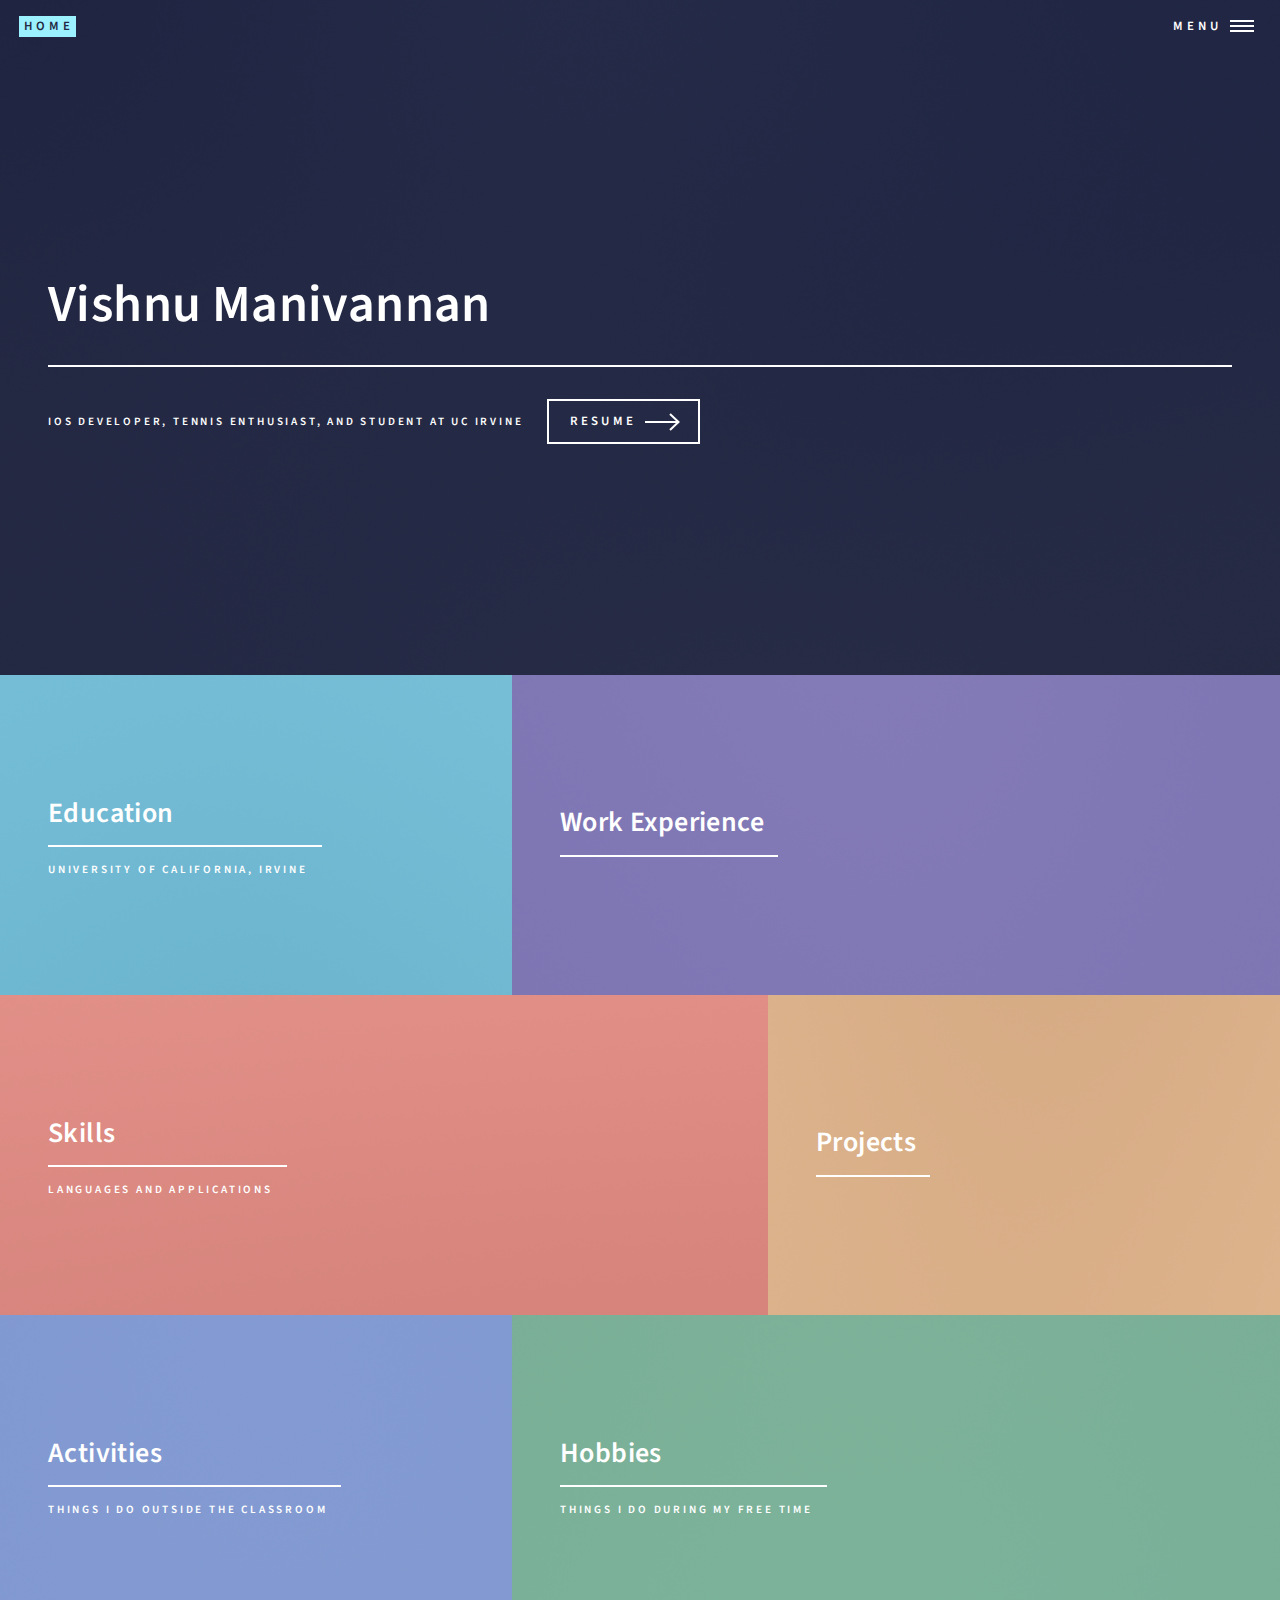
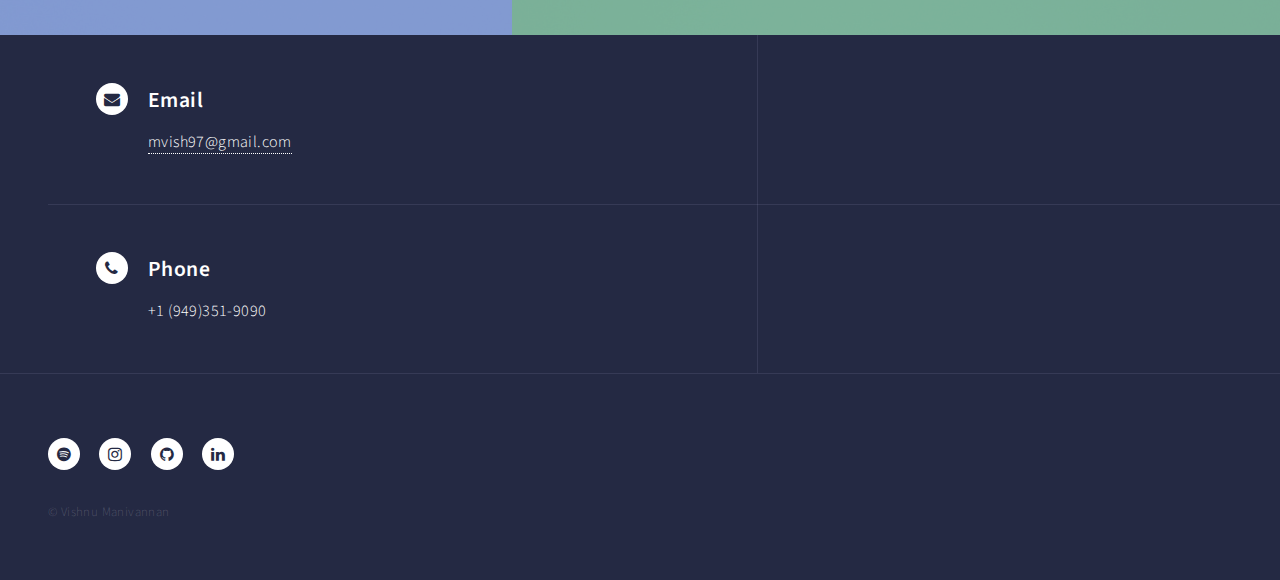
<file: index.html>
<!DOCTYPE HTML>
<!--
	Forty by HTML5 UP
	html5up.net | @ajlkn
	Free for personal and commercial use under the CCA 3.0 license (html5up.net/license)
-->
<html>
	<head>
		<title>Vishnu Manivannan</title>
		<meta charset="utf-8" />
		<meta name="viewport" content="width=device-width, initial-scale=1, user-scalable=no" />
		<!--[if lte IE 8]><script src="assets/js/ie/html5shiv.js"></script><![endif]-->
		<link rel="stylesheet" href="assets/css/main.css" />
		<!--[if lte IE 9]><link rel="stylesheet" href="assets/css/ie9.css" /><![endif]-->
		<!--[if lte IE 8]><link rel="stylesheet" href="assets/css/ie8.css" /><![endif]-->
	</head>
	<body>

		<!-- Wrapper -->
			<div id="wrapper">

				<!-- Header -->
					<header id="header" class="alt">
						<a href="index.html" class="logo"><strong>HOME</strong> <span></span></a>
						<nav>
							<a href="#menu">Menu</a>
						</nav>
					</header>

				<!-- Menu -->
					<nav id="menu">
						<ul class="links">
							<li><a href="index.html">Home</a></li>
							<li><a href="education.html">Education</a></li>
							<li><a href="workExperience.html">Work Experience</a></li>
							<li><a href="skills.html">Skills</a></li>
                            <li><a href="projects.html">Projects</a></li>
                            <li><a href="activities.html">Activities</a></li>
                            <li><a href="hobbies.html">Hobbies</a></li>
						</ul>
					</nav>

				<!-- Banner -->
					<section id="banner" class="major">
						<div class="inner">
							<header class="major">
								<h1>Vishnu Manivannan</h1>
							</header>
							<div class="content">
								<p>iOS Developer, Tennis enthusiast, and Student at UC Irvine</p>
								<ul class="actions">
									<li><a href="Vishnu_Manivannan.pdf" download class="button next scrolly">Resume</a></li>
								</ul>
							</div>
						</div>
					</section>

				<!-- Main -->
					<div id="main">

						<!-- One -->
							<section id="one" class="tiles">
								<article>
									<span class="image">
										<img src="images/pic01.jpg" alt="" />
									</span>
									<header class="major">
										<h3><a href="education.html" class="link">Education</a></h3>
										<p>University of California, Irvine</p>
									</header>
								</article>
								<article>
									<span class="image">
										<img src="images/pic02.jpg" alt="" />
									</span>
									<header class="major">
										<h3><a href="workExperience.html" class="link">Work Experience</a></h3>
										<p></p>
									</header>
								</article>
								<article>
									<span class="image">
										<img src="images/pic03.jpg" alt="" />
									</span>
									<header class="major">
										<h3><a href="skills.html" class="link">Skills</a></h3>
										<p>Languages and Applications</p>
									</header>
								</article>
								<article>
									<span class="image">
										<img src="images/pic04.jpg" alt="" />
									</span>
									<header class="major">
										<h3><a href="projects.html" class="link">Projects</a></h3>
										<p></p>
									</header>
								</article>
								<article>
									<span class="image">
										<img src="images/pic05.jpg" alt="" />
									</span>
									<header class="major">
										<h3><a href="activities.html" class="link">Activities</a></h3>
										<p>Things I do outside the classroom</p>
									</header>
								</article>
								<article>
									<span class="image">
										<img src="images/pic06.jpg" alt="" />
									</span>
									<header class="major">
										<h3><a href="hobbies.html" class="link">Hobbies</a></h3>
										<p>Things I do during my free time</p>
									</header>
								</article>
							</section>

						<!-- Two -->
					</div>

				<!-- Contact -->
					<section id="contact">
						<div class="inner">
							<section class="split">
								<section>
									<div class="contact-method">
										<span class="icon alt fa-envelope"></span>
										<h3>Email</h3>
										<a href="#">mvish97@gmail.com</a>
									</div>
								</section>
								<section>
									<div class="contact-method">
										<span class="icon alt fa-phone"></span>
										<h3>Phone</h3>
										<span>+1 (949)351-9090 </span>
									</div>
								</section>
							</section>
						</div>
					</section>

				<!-- Footer -->
					<footer id="footer">
						<div class="inner">
							<ul class="icons">
								<li><a href="https://open.spotify.com/user/225jrtmcfpwn42waur6dbbnei" class="icon alt fa-spotify"><span class="label">Facebook</span></a></li>
								<li><a href="https://www.instagram.com/vishnumanivannan/" class="icon alt fa-instagram"><span class="label">Instagram</span></a></li>
								<li><a href="https://github.com/mvish97" class="icon alt fa-github"><span class="label">GitHub</span></a></li>
								<li><a href="https://www.linkedin.com/in/vishnu-manivannan-a88665107/" class="icon alt fa-linkedin"><span class="label">LinkedIn</span></a></li>
							</ul>
							<ul class="copyright">
								<li>&copy; Vishnu Manivannan</li>
							</ul>
						</div>
					</footer>

			</div>

		<!-- Scripts -->
			<script src="assets/js/jquery.min.js"></script>
			<script src="assets/js/jquery.scrolly.min.js"></script>
			<script src="assets/js/jquery.scrollex.min.js"></script>
			<script src="assets/js/skel.min.js"></script>
			<script src="assets/js/util.js"></script>
			<!--[if lte IE 8]><script src="assets/js/ie/respond.min.js"></script><![endif]-->
			<script src="assets/js/main.js"></script>

	</body>
</html>
</file>
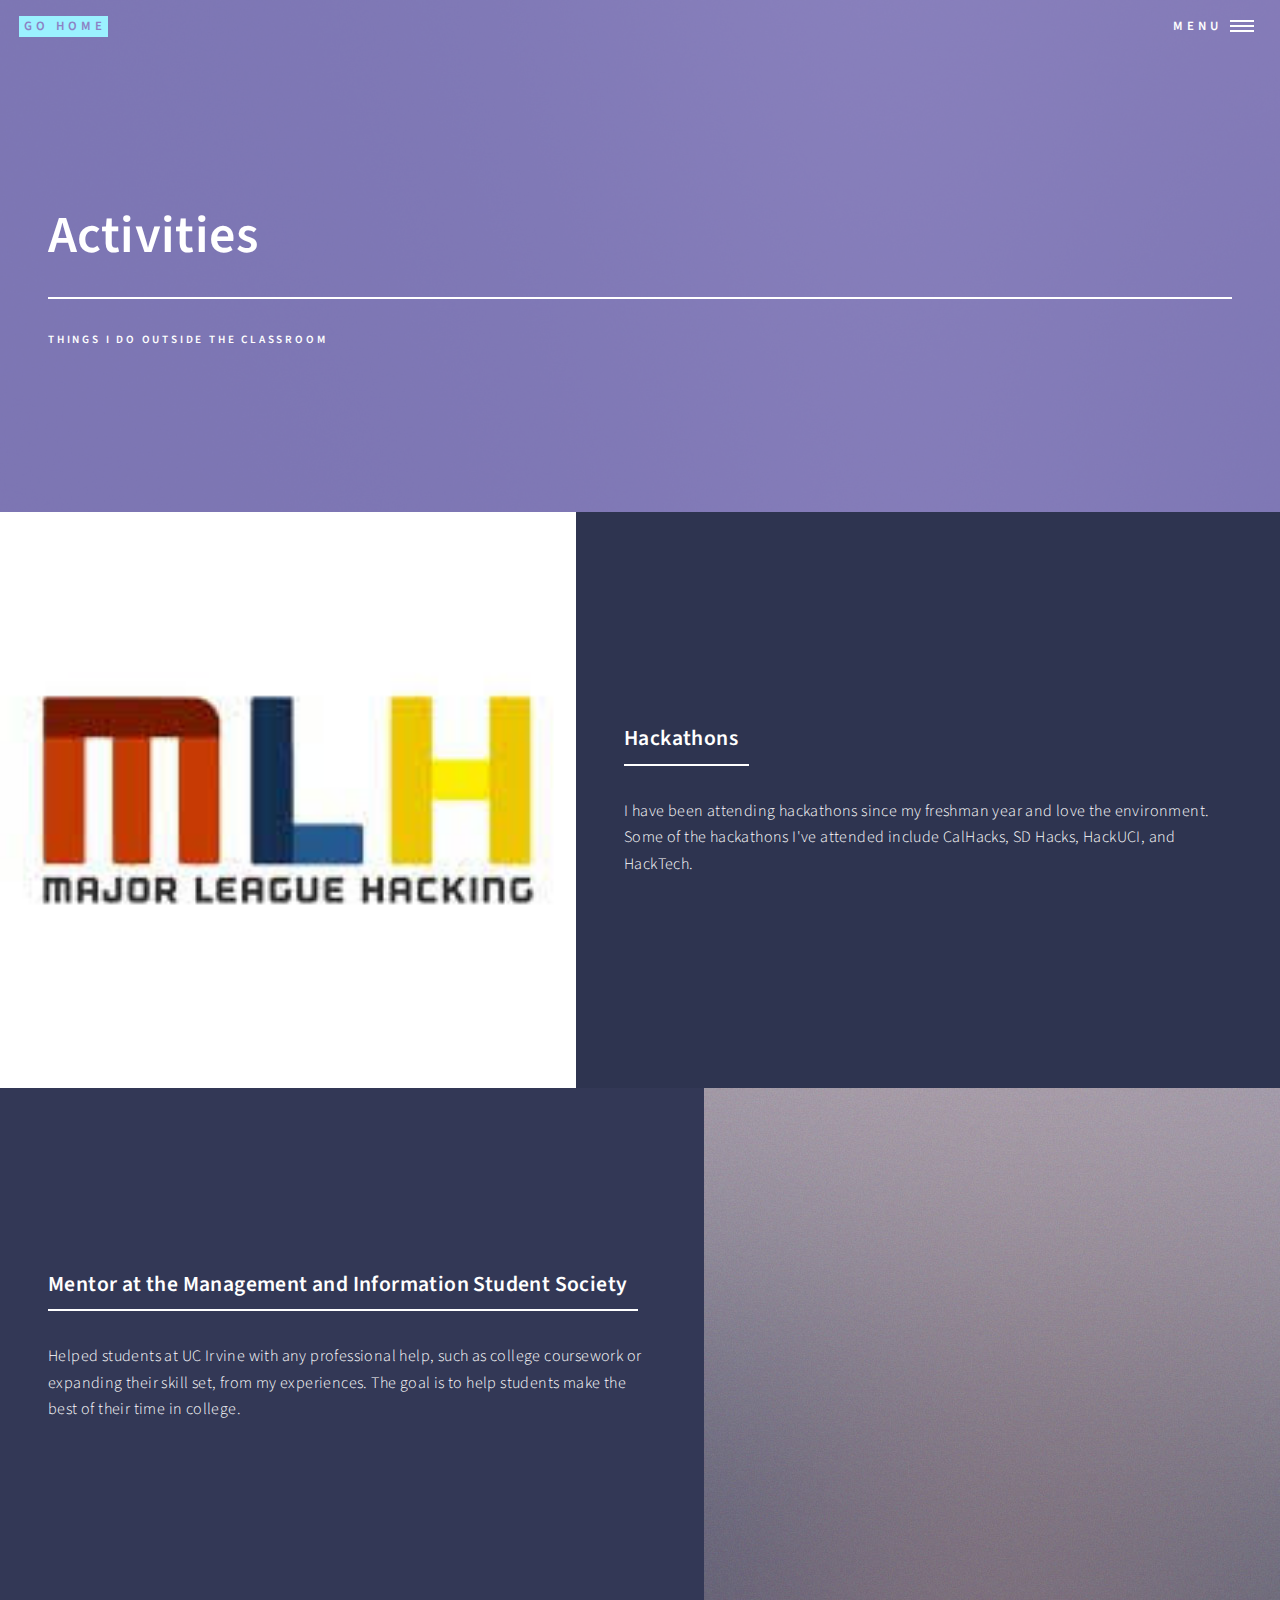
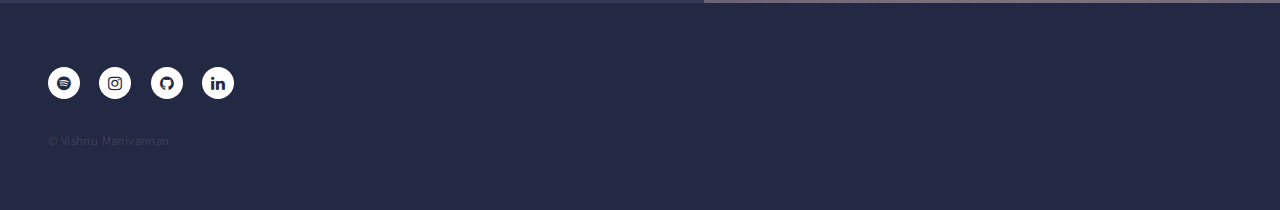
<file: activities.html>
<!DOCTYPE HTML>
<!--
	Forty by HTML5 UP
	html5up.net | @ajlkn
	Free for personal and commercial use under the CCA 3.0 license (html5up.net/license)
-->
<html>
	<head>
		<title>Activities</title>
		<meta charset="utf-8" />
		<meta name="viewport" content="width=device-width, initial-scale=1, user-scalable=no" />
		<!--[if lte IE 8]><script src="assets/js/ie/html5shiv.js"></script><![endif]-->
		<link rel="stylesheet" href="assets/css/main.css" />
		<!--[if lte IE 9]><link rel="stylesheet" href="assets/css/ie9.css" /><![endif]-->
		<!--[if lte IE 8]><link rel="stylesheet" href="assets/css/ie8.css" /><![endif]-->
	</head>
	<body>

		<!-- Wrapper -->
			<div id="wrapper">

				<!-- Header -->
				<!-- Note: The "styleN" class below should match that of the banner element. -->
					<header id="header" class="alt style2">
						<a href="index.html" class="logo"><strong>Go Home</strong> <span></span></a>
						<nav>
							<a href="#menu">Menu</a>
						</nav>
					</header>

				<!-- Menu -->
					<nav id="menu">
						<ul class="links">
							<li><a href="index.html">Home</a></li>
							<li><a href="education.html">Education</a></li>
							<li><a href="workExperience.html">Work Experience</a></li>
							<li><a href="skills.html">Skills</a></li>
                            <li><a href="projects.html">Projects</a></li>
                            <li><a href="activities.html">Activities</a></li>
                            <li><a href="hobbies.html">Hobbies</a></li>
						</ul>
					</nav>

				<!-- Banner -->
				<!-- Note: The "styleN" class below should match that of the header element. -->
					<section id="banner" class="style2">
						<div class="inner">
							<span class="image">
								<img src="images/pic07.jpg" alt="" />
							</span>
							<header class="major">
								<h1>Activities</h1>
							</header>
							<div class="content">
								<p>Things I Do Outside the Classroom</p>
							</div>
						</div>
					</section>

				<!-- Main -->
					<div id="main">

						<!-- One -->
							

						<!-- Two -->
							<section id="two" class="spotlights">
								<section>
									<a href="generic.html" class="image">
										<img src="images/mlh.jpg" alt="" data-position="center center" />
									</a>
									<div class="content">
										<div class="inner">
											<header class="major">
												<h3>Hackathons</h3>
											</header>
											<p>I have been attending hackathons since my freshman year and love the environment. Some of the hackathons I've attended include CalHacks, SD Hacks, HackUCI, and HackTech.</p>
										</div>
									</div>
								</section>
								<section>
									<a href="generic.html" class="image">
										<img src="images/pic09.jpg" alt="" data-position="top center" />
									</a>
									<div class="content">
										<div class="inner">
											<header class="major">
												<h3>Mentor at the Management and Information Student Society</h3>
											</header>
											<p>Helped students at UC Irvine with any professional help, such as college coursework or expanding their skill set, from my experiences. The goal is to help students make the best of their time in college.</p>
										</div>
									</div>
								</section>
							</section>

						<!-- Three -->
							

					</div>

				<!-- Contact -->

				<!-- Footer -->
					<footer id="footer">
						<div class="inner">
							<ul class="icons">
								<li><a href="https://open.spotify.com/user/225jrtmcfpwn42waur6dbbnei" class="icon alt fa-spotify"><span class="label">Facebook</span></a></li>
								<li><a href="https://www.instagram.com/vishnumanivannan/" class="icon alt fa-instagram"><span class="label">Instagram</span></a></li>
								<li><a href="https://github.com/mvish97" class="icon alt fa-github"><span class="label">GitHub</span></a></li>
								<li><a href="https://www.linkedin.com/in/vishnu-manivannan-a88665107/" class="icon alt fa-linkedin"><span class="label">LinkedIn</span></a></li>
							</ul>
							<ul class="copyright">
								<li>&copy; Vishnu Manivannan</li>
							</ul>
						</div>
					</footer>

			</div>

		<!-- Scripts -->
			<script src="assets/js/jquery.min.js"></script>
			<script src="assets/js/jquery.scrolly.min.js"></script>
			<script src="assets/js/jquery.scrollex.min.js"></script>
			<script src="assets/js/skel.min.js"></script>
			<script src="assets/js/util.js"></script>
			<!--[if lte IE 8]><script src="assets/js/ie/respond.min.js"></script><![endif]-->
			<script src="assets/js/main.js"></script>

	</body>
</html>
</file>
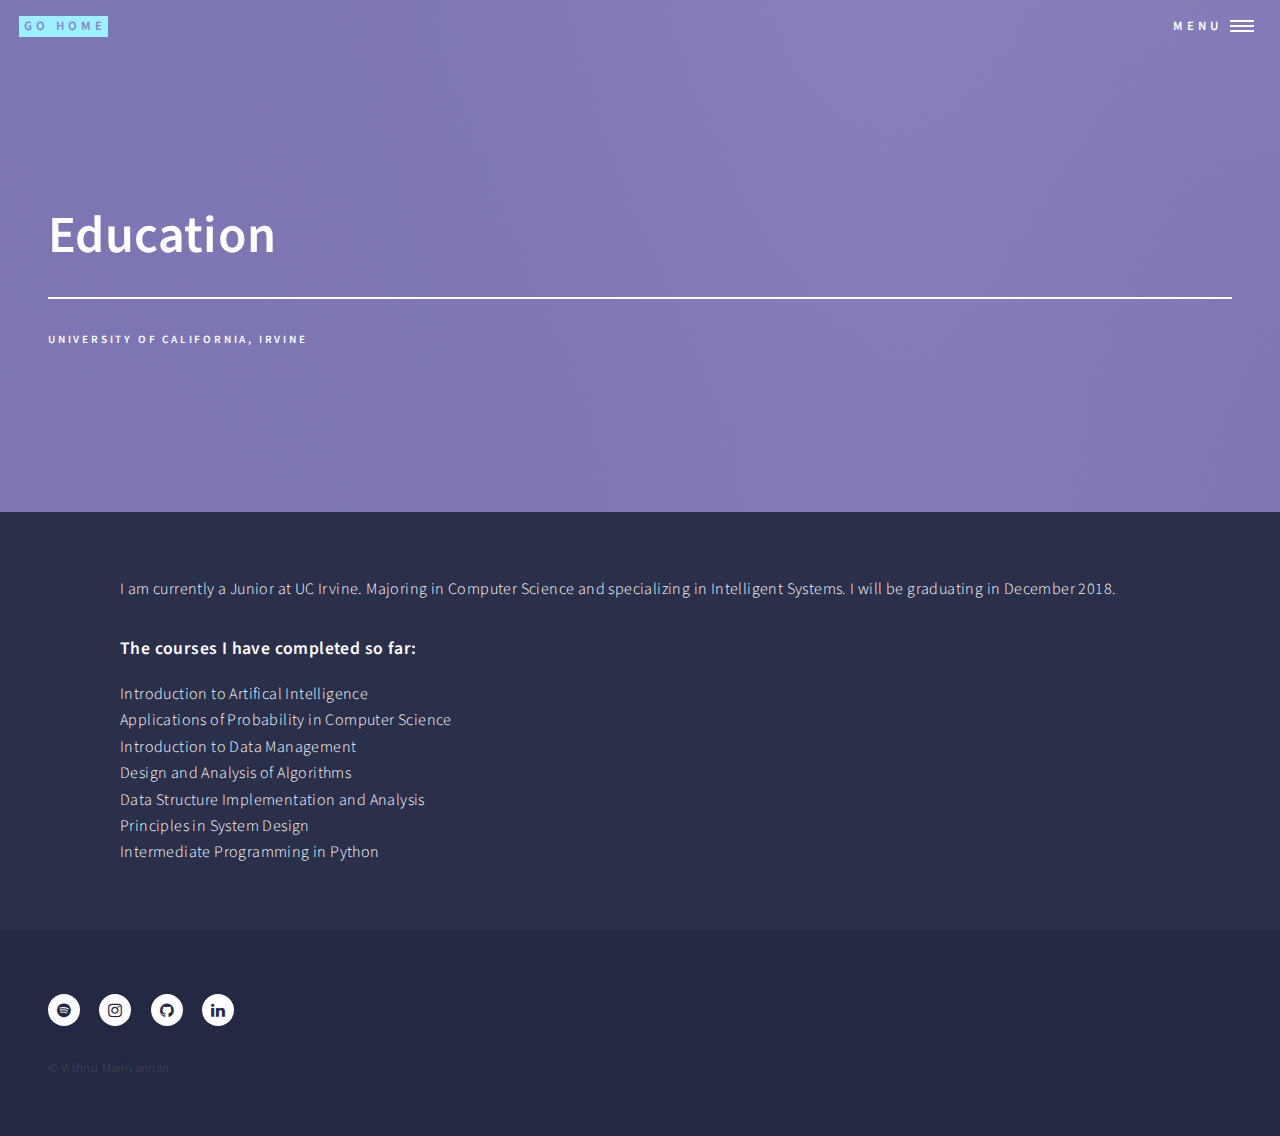
<file: education.html>
<!DOCTYPE HTML>
<!--
	Forty by HTML5 UP
	html5up.net | @ajlkn
	Free for personal and commercial use under the CCA 3.0 license (html5up.net/license)
-->
<html>
	<head>
		<title>Education</title>
		<meta charset="utf-8" />
		<meta name="viewport" content="width=device-width, initial-scale=1, user-scalable=no" />
		<!--[if lte IE 8]><script src="assets/js/ie/html5shiv.js"></script><![endif]-->
		<link rel="stylesheet" href="assets/css/main.css" />
		<!--[if lte IE 9]><link rel="stylesheet" href="assets/css/ie9.css" /><![endif]-->
		<!--[if lte IE 8]><link rel="stylesheet" href="assets/css/ie8.css" /><![endif]-->
	</head>
	<body>

		<!-- Wrapper -->
			<div id="wrapper">

				<!-- Header -->
				<!-- Note: The "styleN" class below should match that of the banner element. -->
					<header id="header" class="alt style2">
						<a href="index.html" class="logo"><strong>Go Home</strong> <span></span></a>
						<nav>
							<a href="#menu">Menu</a>
						</nav>
					</header>

				<!-- Menu -->
					<nav id="menu">
						<ul class="links">
							<li><a href="index.html">Home</a></li>
							<li><a href="education.html">Education</a></li>
							<li><a href="workExperience.html">Work Experience</a></li>
							<li><a href="skills.html">Skills</a></li>
                            <li><a href="projects.html">Projects</a></li>
                            <li><a href="activities.html">Activities</a></li>
                            <li><a href="hobbies.html">Hobbies</a></li>
						</ul>
					</nav>

				<!-- Banner -->
				<!-- Note: The "styleN" class below should match that of the header element. -->
					<section id="banner" class="style2">
						<div class="inner">
							<span class="image">
								<img src="images/pic07.jpg" alt="" />
							</span>
							<header class="major">
								<h1>Education</h1>
							</header>
							<div class="content">
								<p>University of California, Irvine</p>
							</div>
						</div>
					</section>

				<!-- Main -->
					<div id="main">

						<!-- One -->
							<section id="one">
								<div class="inner">
									<p>I am currently a Junior at UC Irvine. Majoring in Computer Science and specializing in Intelligent Systems. I will be graduating in December 2018.</p> 
                                        <h4>The courses I have completed so far:</h4> 
                                        <p> 
                                            Introduction to Artifical Intelligence <br>
                                            Applications of Probability in Computer Science <br>
                                            Introduction to Data Management <br>
                                            Design and Analysis of Algorithms <br>
                                            Data Structure Implementation and Analysis <br>
                                            Principles in System Design <br>
                                            Intermediate Programming in Python
                                    </p>
								</div>
							</section>

						<!-- Two -->

						<!-- Three -->
							

					</div>

				<!-- Contact -->

				<!-- Footer -->
					<footer id="footer">
						<div class="inner">
							<ul class="icons">
								<li><a href="https://open.spotify.com/user/225jrtmcfpwn42waur6dbbnei" class="icon alt fa-spotify"><span class="label">Facebook</span></a></li>
								<li><a href="https://www.instagram.com/vishnumanivannan/" class="icon alt fa-instagram"><span class="label">Instagram</span></a></li>
								<li><a href="https://github.com/mvish97" class="icon alt fa-github"><span class="label">GitHub</span></a></li>
								<li><a href="https://www.linkedin.com/in/vishnu-manivannan-a88665107/" class="icon alt fa-linkedin"><span class="label">LinkedIn</span></a></li>
							</ul>
							<ul class="copyright">
								<li>&copy; Vishnu Manivannan</li>
							</ul>
						</div>
					</footer>

			</div>

		<!-- Scripts -->
			<script src="assets/js/jquery.min.js"></script>
			<script src="assets/js/jquery.scrolly.min.js"></script>
			<script src="assets/js/jquery.scrollex.min.js"></script>
			<script src="assets/js/skel.min.js"></script>
			<script src="assets/js/util.js"></script>
			<!--[if lte IE 8]><script src="assets/js/ie/respond.min.js"></script><![endif]-->
			<script src="assets/js/main.js"></script>

	</body>
</html>
</file>
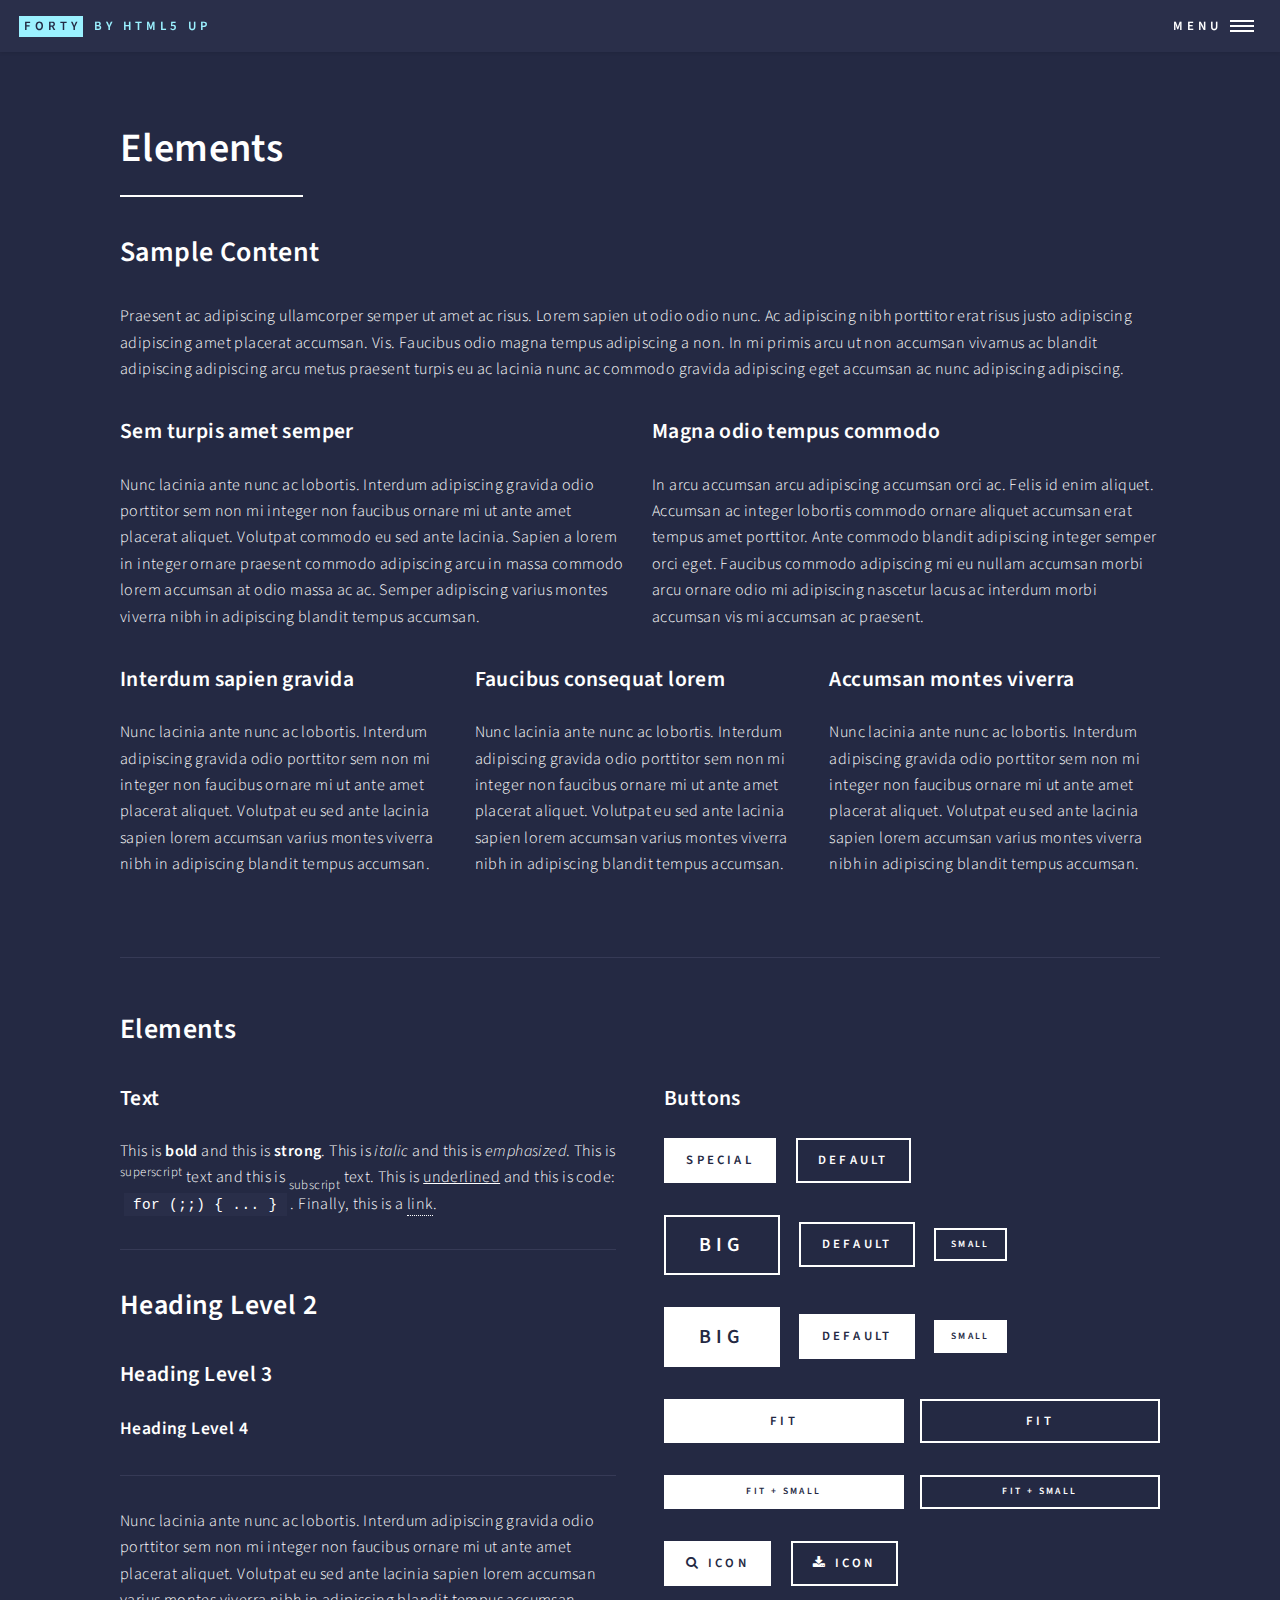
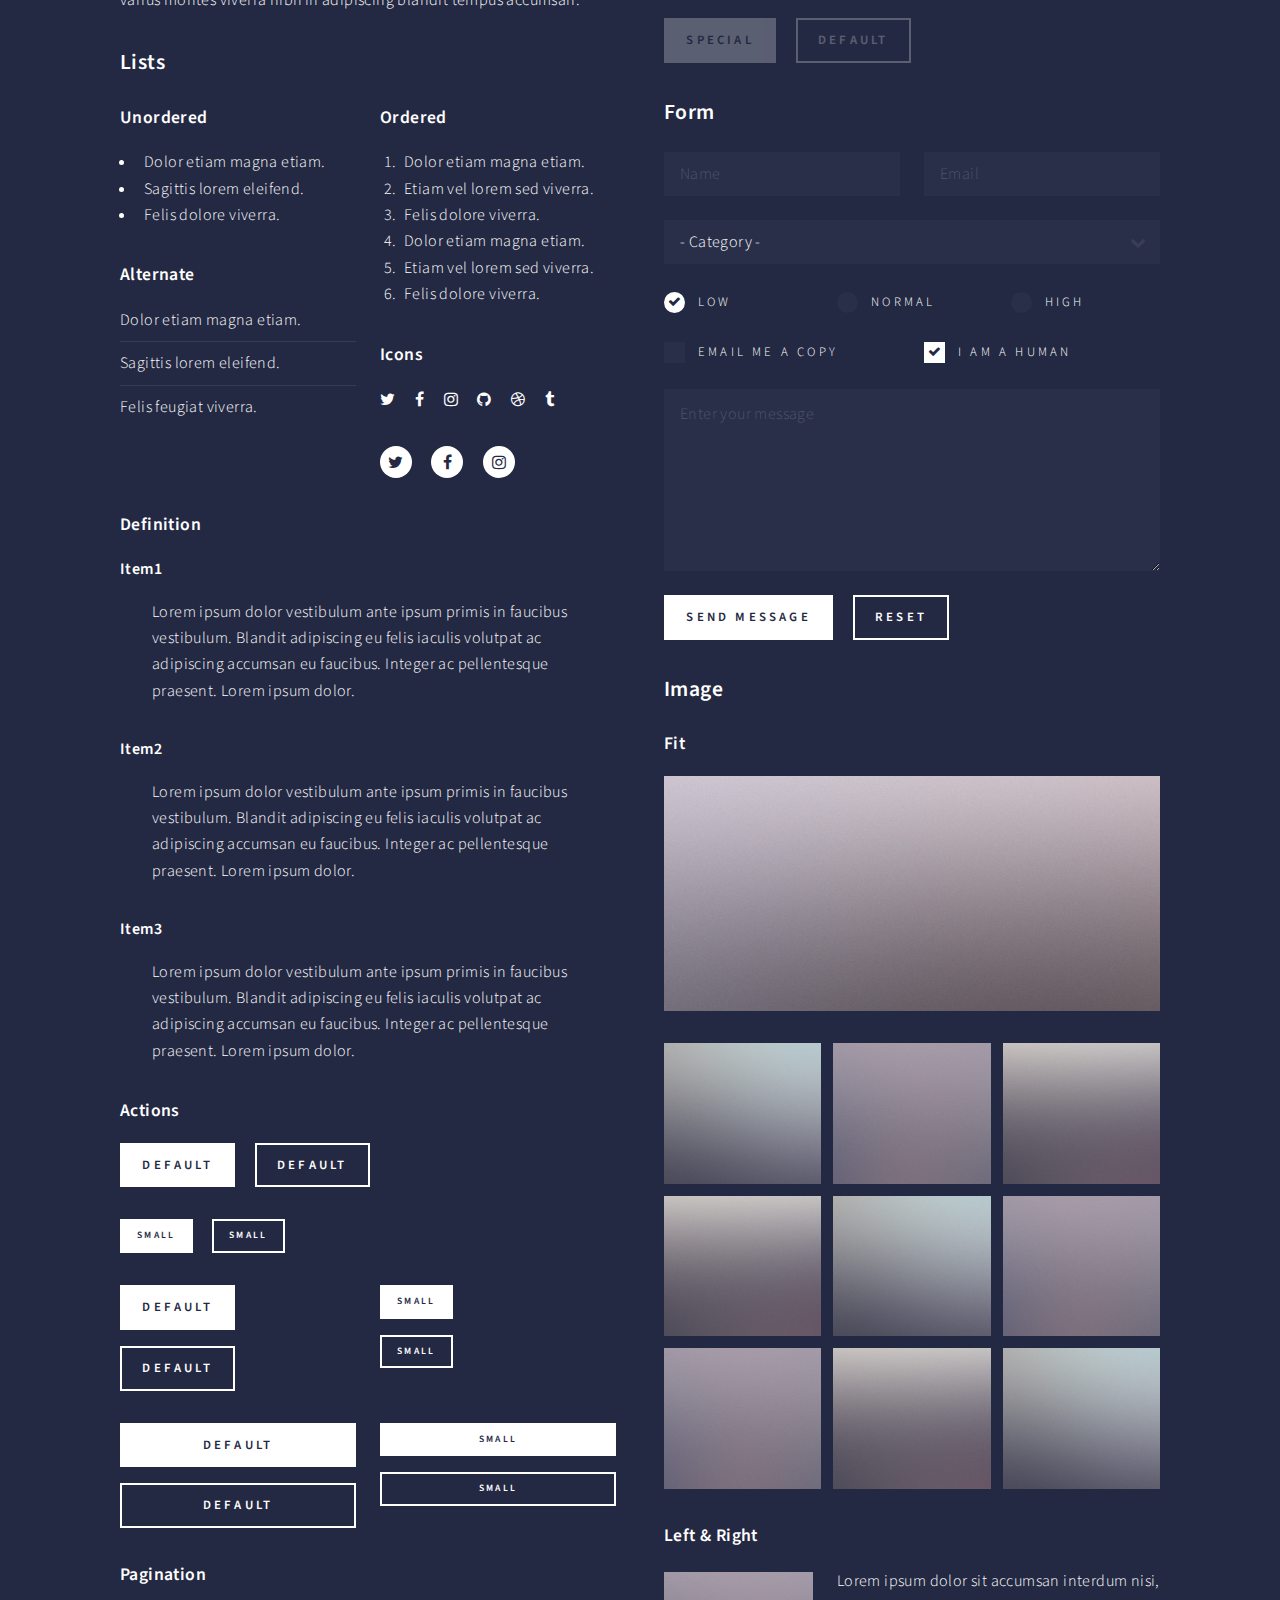
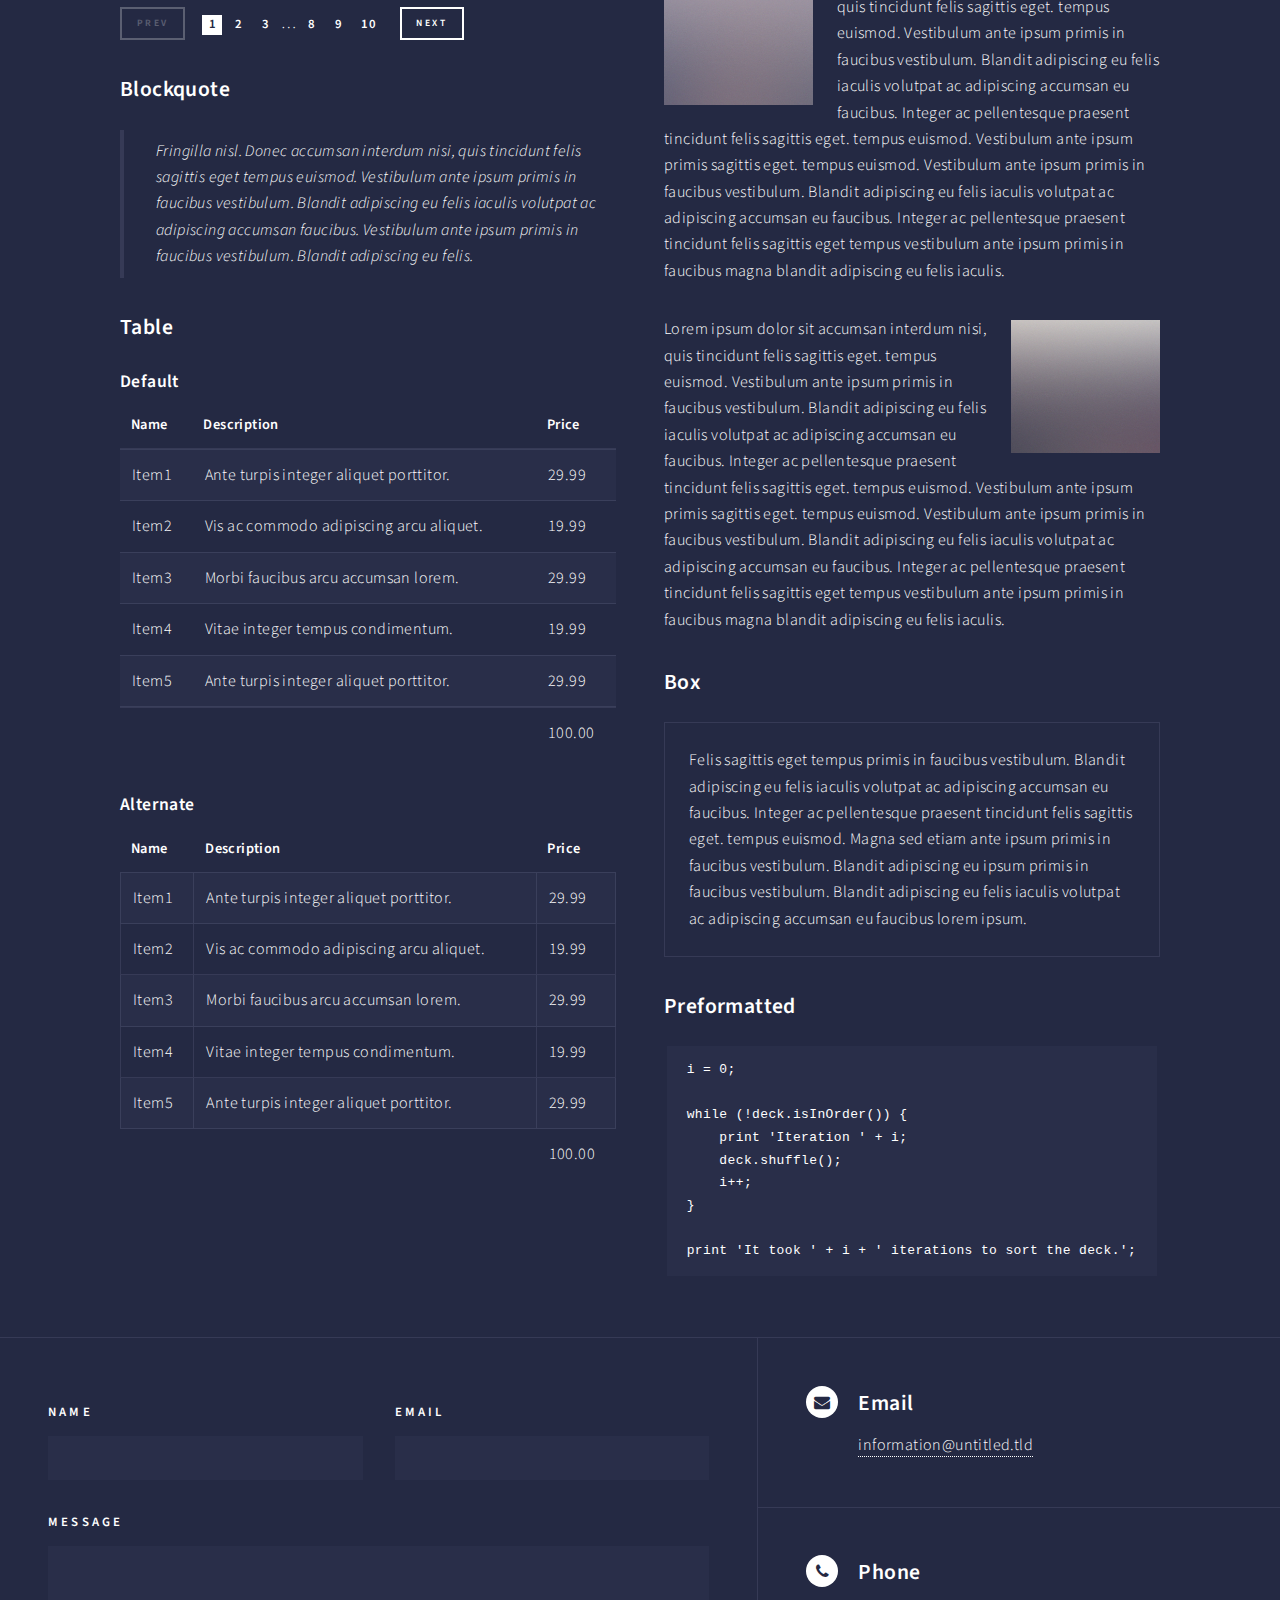
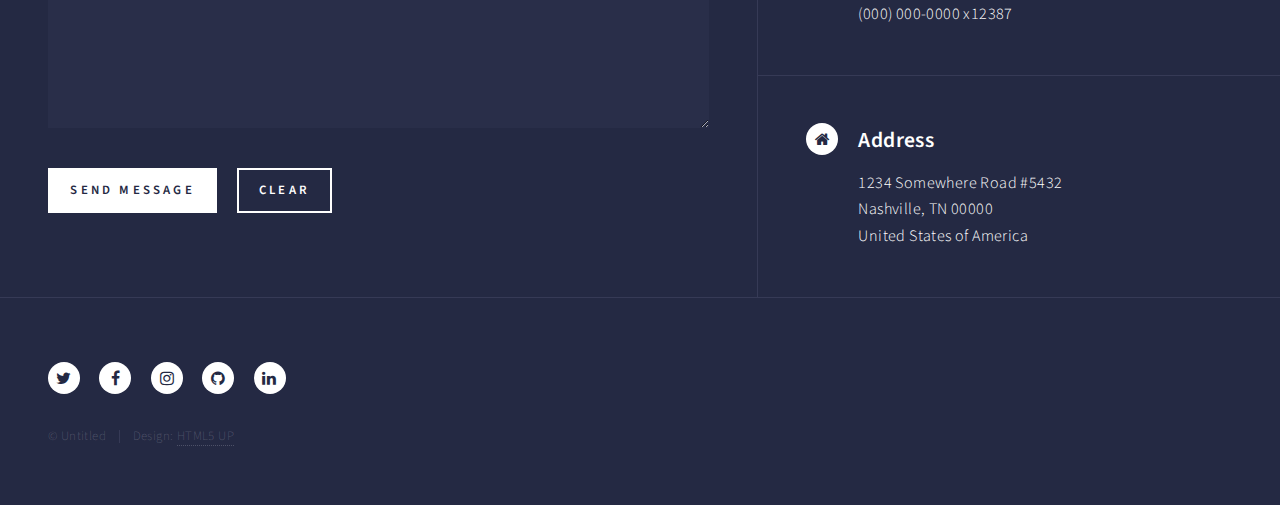
<file: elements.html>
<!DOCTYPE HTML>
<!--
	Forty by HTML5 UP
	html5up.net | @ajlkn
	Free for personal and commercial use under the CCA 3.0 license (html5up.net/license)
-->
<html>
	<head>
		<title>Elements - Forty by HTML5 UP</title>
		<meta charset="utf-8" />
		<meta name="viewport" content="width=device-width, initial-scale=1, user-scalable=no" />
		<!--[if lte IE 8]><script src="assets/js/ie/html5shiv.js"></script><![endif]-->
		<link rel="stylesheet" href="assets/css/main.css" />
		<!--[if lte IE 9]><link rel="stylesheet" href="assets/css/ie9.css" /><![endif]-->
		<!--[if lte IE 8]><link rel="stylesheet" href="assets/css/ie8.css" /><![endif]-->
	</head>
	<body>

		<!-- Wrapper -->
			<div id="wrapper">

				<!-- Header -->
					<header id="header">
						<a href="index.html" class="logo"><strong>Forty</strong> <span>by HTML5 UP</span></a>
						<nav>
							<a href="#menu">Menu</a>
						</nav>
					</header>

				<!-- Menu -->
					<nav id="menu">
						<ul class="links">
							<li><a href="index.html">Home</a></li>
							<li><a href="landing.html">Landing</a></li>
							<li><a href="generic.html">Generic</a></li>
							<li><a href="elements.html">Elements</a></li>
						</ul>
						<ul class="actions vertical">
							<li><a href="#" class="button special fit">Get Started</a></li>
							<li><a href="#" class="button fit">Log In</a></li>
						</ul>
					</nav>

				<!-- Main -->
					<div id="main" class="alt">

						<!-- One -->
							<section id="one">
								<div class="inner">
									<header class="major">
										<h1>Elements</h1>
									</header>

									<!-- Content -->
										<h2 id="content">Sample Content</h2>
										<p>Praesent ac adipiscing ullamcorper semper ut amet ac risus. Lorem sapien ut odio odio nunc. Ac adipiscing nibh porttitor erat risus justo adipiscing adipiscing amet placerat accumsan. Vis. Faucibus odio magna tempus adipiscing a non. In mi primis arcu ut non accumsan vivamus ac blandit adipiscing adipiscing arcu metus praesent turpis eu ac lacinia nunc ac commodo gravida adipiscing eget accumsan ac nunc adipiscing adipiscing.</p>
										<div class="row">
											<div class="6u 12u$(small)">
												<h3>Sem turpis amet semper</h3>
												<p>Nunc lacinia ante nunc ac lobortis. Interdum adipiscing gravida odio porttitor sem non mi integer non faucibus ornare mi ut ante amet placerat aliquet. Volutpat commodo eu sed ante lacinia. Sapien a lorem in integer ornare praesent commodo adipiscing arcu in massa commodo lorem accumsan at odio massa ac ac. Semper adipiscing varius montes viverra nibh in adipiscing blandit tempus accumsan.</p>
											</div>
											<div class="6u$ 12u$(small)">
												<h3>Magna odio tempus commodo</h3>
												<p>In arcu accumsan arcu adipiscing accumsan orci ac. Felis id enim aliquet. Accumsan ac integer lobortis commodo ornare aliquet accumsan erat tempus amet porttitor. Ante commodo blandit adipiscing integer semper orci eget. Faucibus commodo adipiscing mi eu nullam accumsan morbi arcu ornare odio mi adipiscing nascetur lacus ac interdum morbi accumsan vis mi accumsan ac praesent.</p>
											</div>
											<!-- Break -->
											<div class="4u 12u$(medium)">
												<h3>Interdum sapien gravida</h3>
												<p>Nunc lacinia ante nunc ac lobortis. Interdum adipiscing gravida odio porttitor sem non mi integer non faucibus ornare mi ut ante amet placerat aliquet. Volutpat eu sed ante lacinia sapien lorem accumsan varius montes viverra nibh in adipiscing blandit tempus accumsan.</p>
											</div>
											<div class="4u 12u$(medium)">
												<h3>Faucibus consequat lorem</h3>
												<p>Nunc lacinia ante nunc ac lobortis. Interdum adipiscing gravida odio porttitor sem non mi integer non faucibus ornare mi ut ante amet placerat aliquet. Volutpat eu sed ante lacinia sapien lorem accumsan varius montes viverra nibh in adipiscing blandit tempus accumsan.</p>
											</div>
											<div class="4u$ 12u$(medium)">
												<h3>Accumsan montes viverra</h3>
												<p>Nunc lacinia ante nunc ac lobortis. Interdum adipiscing gravida odio porttitor sem non mi integer non faucibus ornare mi ut ante amet placerat aliquet. Volutpat eu sed ante lacinia sapien lorem accumsan varius montes viverra nibh in adipiscing blandit tempus accumsan.</p>
											</div>
										</div>

									<hr class="major" />

									<!-- Elements -->
										<h2 id="elements">Elements</h2>
										<div class="row 200%">
											<div class="6u 12u$(medium)">

												<!-- Text stuff -->
													<h3>Text</h3>
													<p>This is <b>bold</b> and this is <strong>strong</strong>. This is <i>italic</i> and this is <em>emphasized</em>.
													This is <sup>superscript</sup> text and this is <sub>subscript</sub> text.
													This is <u>underlined</u> and this is code: <code>for (;;) { ... }</code>.
													Finally, this is a <a href="#">link</a>.</p>
													<hr />
													<h2>Heading Level 2</h2>
													<h3>Heading Level 3</h3>
													<h4>Heading Level 4</h4>
													<hr />
													<p>Nunc lacinia ante nunc ac lobortis. Interdum adipiscing gravida odio porttitor sem non mi integer non faucibus ornare mi ut ante amet placerat aliquet. Volutpat eu sed ante lacinia sapien lorem accumsan varius montes viverra nibh in adipiscing blandit tempus accumsan.</p>

												<!-- Lists -->
													<h3>Lists</h3>
													<div class="row">
														<div class="6u 12u$(small)">

															<h4>Unordered</h4>
															<ul>
																<li>Dolor etiam magna etiam.</li>
																<li>Sagittis lorem eleifend.</li>
																<li>Felis dolore viverra.</li>
															</ul>

															<h4>Alternate</h4>
															<ul class="alt">
																<li>Dolor etiam magna etiam.</li>
																<li>Sagittis lorem eleifend.</li>
																<li>Felis feugiat viverra.</li>
															</ul>

														</div>
														<div class="6u$ 12u$(small)">

															<h4>Ordered</h4>
															<ol>
																<li>Dolor etiam magna etiam.</li>
																<li>Etiam vel lorem sed viverra.</li>
																<li>Felis dolore viverra.</li>
																<li>Dolor etiam magna etiam.</li>
																<li>Etiam vel lorem sed viverra.</li>
																<li>Felis dolore viverra.</li>
															</ol>

															<h4>Icons</h4>
															<ul class="icons">
																<li><a href="#" class="icon fa-twitter"><span class="label">Twitter</span></a></li>
																<li><a href="#" class="icon fa-facebook"><span class="label">Facebook</span></a></li>
																<li><a href="#" class="icon fa-instagram"><span class="label">Instagram</span></a></li>
																<li><a href="#" class="icon fa-github"><span class="label">Github</span></a></li>
																<li><a href="#" class="icon fa-dribbble"><span class="label">Dribbble</span></a></li>
																<li><a href="#" class="icon fa-tumblr"><span class="label">Tumblr</span></a></li>
															</ul>
															<ul class="icons">
																<li><a href="#" class="icon alt fa-twitter"><span class="label">Twitter</span></a></li>
																<li><a href="#" class="icon alt fa-facebook"><span class="label">Facebook</span></a></li>
																<li><a href="#" class="icon alt fa-instagram"><span class="label">Instagram</span></a></li>
															</ul>

														</div>
													</div>
													<h4>Definition</h4>
													<dl>
														<dt>Item1</dt>
														<dd>
															<p>Lorem ipsum dolor vestibulum ante ipsum primis in faucibus vestibulum. Blandit adipiscing eu felis iaculis volutpat ac adipiscing accumsan eu faucibus. Integer ac pellentesque praesent. Lorem ipsum dolor.</p>
														</dd>
														<dt>Item2</dt>
														<dd>
															<p>Lorem ipsum dolor vestibulum ante ipsum primis in faucibus vestibulum. Blandit adipiscing eu felis iaculis volutpat ac adipiscing accumsan eu faucibus. Integer ac pellentesque praesent. Lorem ipsum dolor.</p>
														</dd>
														<dt>Item3</dt>
														<dd>
															<p>Lorem ipsum dolor vestibulum ante ipsum primis in faucibus vestibulum. Blandit adipiscing eu felis iaculis volutpat ac adipiscing accumsan eu faucibus. Integer ac pellentesque praesent. Lorem ipsum dolor.</p>
														</dd>
													</dl>

													<h4>Actions</h4>
													<ul class="actions">
														<li><a href="#" class="button special">Default</a></li>
														<li><a href="#" class="button">Default</a></li>
													</ul>
													<ul class="actions small">
														<li><a href="#" class="button special small">Small</a></li>
														<li><a href="#" class="button small">Small</a></li>
													</ul>
													<div class="row">
														<div class="6u 12u$(small)">
															<ul class="actions vertical">
																<li><a href="#" class="button special">Default</a></li>
																<li><a href="#" class="button">Default</a></li>
															</ul>
														</div>
														<div class="6u$ 12u$(small)">
															<ul class="actions vertical small">
																<li><a href="#" class="button special small">Small</a></li>
																<li><a href="#" class="button small">Small</a></li>
															</ul>
														</div>
														<div class="6u 12u$(small)">
															<ul class="actions vertical">
																<li><a href="#" class="button special fit">Default</a></li>
																<li><a href="#" class="button fit">Default</a></li>
															</ul>
														</div>
														<div class="6u$ 12u$(small)">
															<ul class="actions vertical small">
																<li><a href="#" class="button special small fit">Small</a></li>
																<li><a href="#" class="button small fit">Small</a></li>
															</ul>
														</div>
													</div>

													<h4>Pagination</h4>
													<ul class="pagination">
														<li><span class="button small disabled">Prev</span></li>
														<li><a href="#" class="page active">1</a></li>
														<li><a href="#" class="page">2</a></li>
														<li><a href="#" class="page">3</a></li>
														<li><span>&hellip;</span></li>
														<li><a href="#" class="page">8</a></li>
														<li><a href="#" class="page">9</a></li>
														<li><a href="#" class="page">10</a></li>
														<li><a href="#" class="button small">Next</a></li>
													</ul>

												<!-- Blockquote -->
													<h3>Blockquote</h3>
													<blockquote>Fringilla nisl. Donec accumsan interdum nisi, quis tincidunt felis sagittis eget tempus euismod. Vestibulum ante ipsum primis in faucibus vestibulum. Blandit adipiscing eu felis iaculis volutpat ac adipiscing accumsan faucibus. Vestibulum ante ipsum primis in faucibus vestibulum. Blandit adipiscing eu felis.</blockquote>

												<!-- Table -->
													<h3>Table</h3>

													<h4>Default</h4>
													<div class="table-wrapper">
														<table>
															<thead>
																<tr>
																	<th>Name</th>
																	<th>Description</th>
																	<th>Price</th>
																</tr>
															</thead>
															<tbody>
																<tr>
																	<td>Item1</td>
																	<td>Ante turpis integer aliquet porttitor.</td>
																	<td>29.99</td>
																</tr>
																<tr>
																	<td>Item2</td>
																	<td>Vis ac commodo adipiscing arcu aliquet.</td>
																	<td>19.99</td>
																</tr>
																<tr>
																	<td>Item3</td>
																	<td> Morbi faucibus arcu accumsan lorem.</td>
																	<td>29.99</td>
																</tr>
																<tr>
																	<td>Item4</td>
																	<td>Vitae integer tempus condimentum.</td>
																	<td>19.99</td>
																</tr>
																<tr>
																	<td>Item5</td>
																	<td>Ante turpis integer aliquet porttitor.</td>
																	<td>29.99</td>
																</tr>
															</tbody>
															<tfoot>
																<tr>
																	<td colspan="2"></td>
																	<td>100.00</td>
																</tr>
															</tfoot>
														</table>
													</div>

													<h4>Alternate</h4>
													<div class="table-wrapper">
														<table class="alt">
															<thead>
																<tr>
																	<th>Name</th>
																	<th>Description</th>
																	<th>Price</th>
																</tr>
															</thead>
															<tbody>
																<tr>
																	<td>Item1</td>
																	<td>Ante turpis integer aliquet porttitor.</td>
																	<td>29.99</td>
																</tr>
																<tr>
																	<td>Item2</td>
																	<td>Vis ac commodo adipiscing arcu aliquet.</td>
																	<td>19.99</td>
																</tr>
																<tr>
																	<td>Item3</td>
																	<td> Morbi faucibus arcu accumsan lorem.</td>
																	<td>29.99</td>
																</tr>
																<tr>
																	<td>Item4</td>
																	<td>Vitae integer tempus condimentum.</td>
																	<td>19.99</td>
																</tr>
																<tr>
																	<td>Item5</td>
																	<td>Ante turpis integer aliquet porttitor.</td>
																	<td>29.99</td>
																</tr>
															</tbody>
															<tfoot>
																<tr>
																	<td colspan="2"></td>
																	<td>100.00</td>
																</tr>
															</tfoot>
														</table>
													</div>

											</div>
											<div class="6u$ 12u$(medium)">

												<!-- Buttons -->
													<h3>Buttons</h3>
													<ul class="actions">
														<li><a href="#" class="button special">Special</a></li>
														<li><a href="#" class="button">Default</a></li>
													</ul>
													<ul class="actions">
														<li><a href="#" class="button big">Big</a></li>
														<li><a href="#" class="button">Default</a></li>
														<li><a href="#" class="button small">Small</a></li>
													</ul>
													<ul class="actions">
														<li><a href="#" class="button special big">Big</a></li>
														<li><a href="#" class="button special">Default</a></li>
														<li><a href="#" class="button special small">Small</a></li>
													</ul>
													<ul class="actions fit">
														<li><a href="#" class="button special fit">Fit</a></li>
														<li><a href="#" class="button fit">Fit</a></li>
													</ul>
													<ul class="actions fit small">
														<li><a href="#" class="button special fit small">Fit + Small</a></li>
														<li><a href="#" class="button fit small">Fit + Small</a></li>
													</ul>
													<ul class="actions">
														<li><a href="#" class="button special icon fa-search">Icon</a></li>
														<li><a href="#" class="button icon fa-download">Icon</a></li>
													</ul>
													<ul class="actions">
														<li><span class="button special disabled">Special</span></li>
														<li><span class="button disabled">Default</span></li>
													</ul>

												<!-- Form -->
													<h3>Form</h3>

													<form method="post" action="#">
														<div class="row uniform">
															<div class="6u 12u$(xsmall)">
																<input type="text" name="demo-name" id="demo-name" value="" placeholder="Name" />
															</div>
															<div class="6u$ 12u$(xsmall)">
																<input type="email" name="demo-email" id="demo-email" value="" placeholder="Email" />
															</div>
															<!-- Break -->
															<div class="12u$">
																<div class="select-wrapper">
																	<select name="demo-category" id="demo-category">
																		<option value="">- Category -</option>
																		<option value="1">Manufacturing</option>
																		<option value="1">Shipping</option>
																		<option value="1">Administration</option>
																		<option value="1">Human Resources</option>
																	</select>
																</div>
															</div>
															<!-- Break -->
															<div class="4u 12u$(small)">
																<input type="radio" id="demo-priority-low" name="demo-priority" checked>
																<label for="demo-priority-low">Low</label>
															</div>
															<div class="4u 12u$(small)">
																<input type="radio" id="demo-priority-normal" name="demo-priority">
																<label for="demo-priority-normal">Normal</label>
															</div>
															<div class="4u$ 12u$(small)">
																<input type="radio" id="demo-priority-high" name="demo-priority">
																<label for="demo-priority-high">High</label>
															</div>
															<!-- Break -->
															<div class="6u 12u$(small)">
																<input type="checkbox" id="demo-copy" name="demo-copy">
																<label for="demo-copy">Email me a copy</label>
															</div>
															<div class="6u$ 12u$(small)">
																<input type="checkbox" id="demo-human" name="demo-human" checked>
																<label for="demo-human">I am a human</label>
															</div>
															<!-- Break -->
															<div class="12u$">
																<textarea name="demo-message" id="demo-message" placeholder="Enter your message" rows="6"></textarea>
															</div>
															<!-- Break -->
															<div class="12u$">
																<ul class="actions">
																	<li><input type="submit" value="Send Message" class="special" /></li>
																	<li><input type="reset" value="Reset" /></li>
																</ul>
															</div>
														</div>
													</form>

												<!-- Image -->
													<h3>Image</h3>

													<h4>Fit</h4>
													<span class="image fit"><img src="images/pic03.jpg" alt="" /></span>
													<div class="box alt">
														<div class="row 50% uniform">
															<div class="4u"><span class="image fit"><img src="images/pic08.jpg" alt="" /></span></div>
															<div class="4u"><span class="image fit"><img src="images/pic09.jpg" alt="" /></span></div>
															<div class="4u$"><span class="image fit"><img src="images/pic10.jpg" alt="" /></span></div>
															<!-- Break -->
															<div class="4u"><span class="image fit"><img src="images/pic10.jpg" alt="" /></span></div>
															<div class="4u"><span class="image fit"><img src="images/pic08.jpg" alt="" /></span></div>
															<div class="4u$"><span class="image fit"><img src="images/pic09.jpg" alt="" /></span></div>
															<!-- Break -->
															<div class="4u"><span class="image fit"><img src="images/pic09.jpg" alt="" /></span></div>
															<div class="4u"><span class="image fit"><img src="images/pic10.jpg" alt="" /></span></div>
															<div class="4u$"><span class="image fit"><img src="images/pic08.jpg" alt="" /></span></div>
														</div>
													</div>

													<h4>Left &amp; Right</h4>
													<p><span class="image left"><img src="images/pic09.jpg" alt="" /></span>Lorem ipsum dolor sit accumsan interdum nisi, quis tincidunt felis sagittis eget. tempus euismod. Vestibulum ante ipsum primis in faucibus vestibulum. Blandit adipiscing eu felis iaculis volutpat ac adipiscing accumsan eu faucibus. Integer ac pellentesque praesent tincidunt felis sagittis eget. tempus euismod. Vestibulum ante ipsum primis sagittis eget. tempus euismod. Vestibulum ante ipsum primis in faucibus vestibulum. Blandit adipiscing eu felis iaculis volutpat ac adipiscing accumsan eu faucibus. Integer ac pellentesque praesent tincidunt felis sagittis eget tempus vestibulum ante ipsum primis in faucibus magna blandit adipiscing eu felis iaculis.</p>
													<p><span class="image right"><img src="images/pic10.jpg" alt="" /></span>Lorem ipsum dolor sit accumsan interdum nisi, quis tincidunt felis sagittis eget. tempus euismod. Vestibulum ante ipsum primis in faucibus vestibulum. Blandit adipiscing eu felis iaculis volutpat ac adipiscing accumsan eu faucibus. Integer ac pellentesque praesent tincidunt felis sagittis eget. tempus euismod. Vestibulum ante ipsum primis sagittis eget. tempus euismod. Vestibulum ante ipsum primis in faucibus vestibulum. Blandit adipiscing eu felis iaculis volutpat ac adipiscing accumsan eu faucibus. Integer ac pellentesque praesent tincidunt felis sagittis eget tempus vestibulum ante ipsum primis in faucibus magna blandit adipiscing eu felis iaculis.</p>

												<!-- Box -->
													<h3>Box</h3>
													<div class="box">
														<p>Felis sagittis eget tempus primis in faucibus vestibulum. Blandit adipiscing eu felis iaculis volutpat ac adipiscing accumsan eu faucibus. Integer ac pellentesque praesent tincidunt felis sagittis eget. tempus euismod. Magna sed etiam ante ipsum primis in faucibus vestibulum. Blandit adipiscing eu ipsum primis in faucibus vestibulum. Blandit adipiscing eu felis iaculis volutpat ac adipiscing accumsan eu faucibus lorem ipsum.</p>
													</div>

												<!-- Preformatted Code -->
													<h3>Preformatted</h3>
													<pre><code>i = 0;

while (!deck.isInOrder()) {
    print 'Iteration ' + i;
    deck.shuffle();
    i++;
}

print 'It took ' + i + ' iterations to sort the deck.';
</code></pre>

											</div>
										</div>

								</div>
							</section>

					</div>

				<!-- Contact -->
					<section id="contact">
						<div class="inner">
							<section>
								<form method="post" action="#">
									<div class="field half first">
										<label for="name">Name</label>
										<input type="text" name="name" id="name" />
									</div>
									<div class="field half">
										<label for="email">Email</label>
										<input type="text" name="email" id="email" />
									</div>
									<div class="field">
										<label for="message">Message</label>
										<textarea name="message" id="message" rows="6"></textarea>
									</div>
									<ul class="actions">
										<li><input type="submit" value="Send Message" class="special" /></li>
										<li><input type="reset" value="Clear" /></li>
									</ul>
								</form>
							</section>
							<section class="split">
								<section>
									<div class="contact-method">
										<span class="icon alt fa-envelope"></span>
										<h3>Email</h3>
										<a href="#">information@untitled.tld</a>
									</div>
								</section>
								<section>
									<div class="contact-method">
										<span class="icon alt fa-phone"></span>
										<h3>Phone</h3>
										<span>(000) 000-0000 x12387</span>
									</div>
								</section>
								<section>
									<div class="contact-method">
										<span class="icon alt fa-home"></span>
										<h3>Address</h3>
										<span>1234 Somewhere Road #5432<br />
										Nashville, TN 00000<br />
										United States of America</span>
									</div>
								</section>
							</section>
						</div>
					</section>

				<!-- Footer -->
					<footer id="footer">
						<div class="inner">
							<ul class="icons">
								<li><a href="#" class="icon alt fa-twitter"><span class="label">Twitter</span></a></li>
								<li><a href="#" class="icon alt fa-facebook"><span class="label">Facebook</span></a></li>
								<li><a href="#" class="icon alt fa-instagram"><span class="label">Instagram</span></a></li>
								<li><a href="#" class="icon alt fa-github"><span class="label">GitHub</span></a></li>
								<li><a href="#" class="icon alt fa-linkedin"><span class="label">LinkedIn</span></a></li>
							</ul>
							<ul class="copyright">
								<li>&copy; Untitled</li><li>Design: <a href="https://html5up.net">HTML5 UP</a></li>
							</ul>
						</div>
					</footer>

			</div>

		<!-- Scripts -->
			<script src="assets/js/jquery.min.js"></script>
			<script src="assets/js/jquery.scrolly.min.js"></script>
			<script src="assets/js/jquery.scrollex.min.js"></script>
			<script src="assets/js/skel.min.js"></script>
			<script src="assets/js/util.js"></script>
			<!--[if lte IE 8]><script src="assets/js/ie/respond.min.js"></script><![endif]-->
			<script src="assets/js/main.js"></script>

	</body>
</html>
</file>
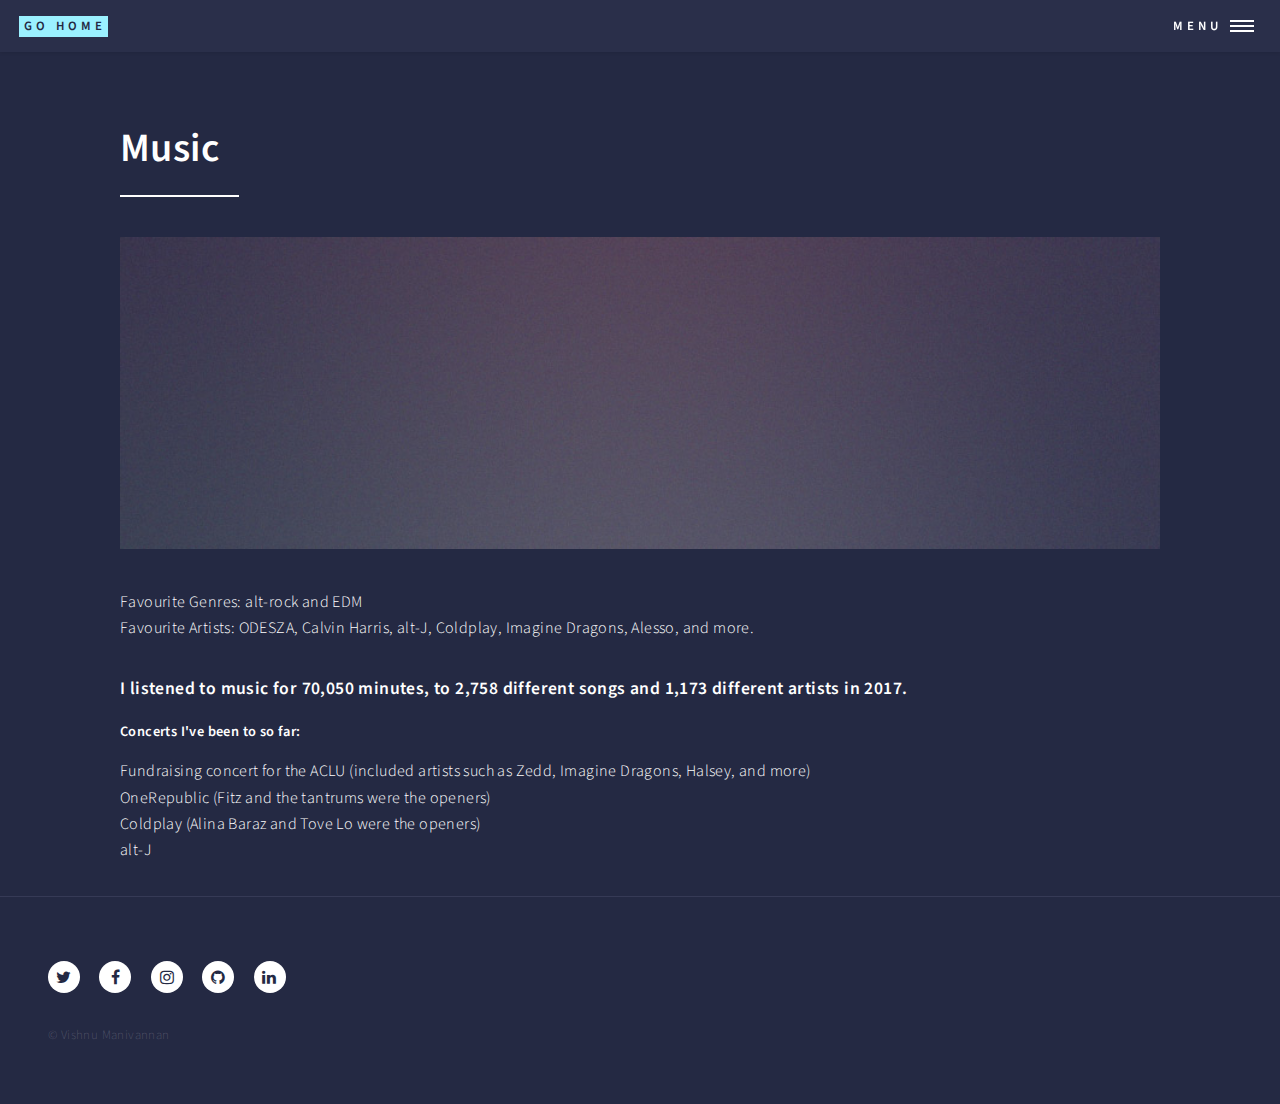
<file: generic.html>
<!DOCTYPE HTML>
<!--
	Forty by HTML5 UP
	html5up.net | @ajlkn
	Free for personal and commercial use under the CCA 3.0 license (html5up.net/license)
-->
<html>
	<head>
		<title>Music</title>
		<meta charset="utf-8" />
		<meta name="viewport" content="width=device-width, initial-scale=1, user-scalable=no" />
		<!--[if lte IE 8]><script src="assets/js/ie/html5shiv.js"></script><![endif]-->
		<link rel="stylesheet" href="assets/css/main.css" />
		<!--[if lte IE 9]><link rel="stylesheet" href="assets/css/ie9.css" /><![endif]-->
		<!--[if lte IE 8]><link rel="stylesheet" href="assets/css/ie8.css" /><![endif]-->
	</head>
	<body>

		<!-- Wrapper -->
			<div id="wrapper">

				<!-- Header -->
					<header id="header">
						<a href="index.html" class="logo"><strong>Go Home</strong></a>
						<nav>
							<a href="#menu">Menu</a>
						</nav>
					</header>

				<!-- Menu -->
					<nav id="menu">
						<ul class="links">
							<li><a href="index.html">Home</a></li>
							<li><a href="education.html">Education</a></li>
							<li><a href="workExperience.html">Work Experience</a></li>
							<li><a href="skills.html">Skills</a></li>
                            <li><a href="projects.html">Projects</a></li>
                            <li><a href="activities.html">Activities</a></li>
                            <li><a href="hobbies.html">Hobbies</a></li>
						</ul>
					</nav>

				<!-- Main -->
					<div id="main" class="alt">

						<!-- One -->
							<section id="one">
								<div class="inner">
									<header class="major">
										<h1>Music</h1>
									</header>
									<span class="image main"><img src="images/pic11.jpg" alt="" /></span>
									<p> Favourite Genres: alt-rock and EDM <br>
                                        Favourite Artists: ODESZA, Calvin Harris, alt-J, Coldplay, Imagine Dragons, Alesso, and more. <br> </p>
                                        
                                        
                                        <h4>I listened to music for 70,050 minutes, to 2,758 different songs and 1,173 different artists in 2017. </h4>
                                    
                                        
                                        <h5>Concerts I've been to so far: </h5> 
                                        Fundraising concert for the ACLU (included artists such as Zedd, Imagine Dragons, Halsey, and more) <br>
                                        OneRepublic (Fitz and the tantrums were the openers) <br>
                                        Coldplay (Alina Baraz and Tove Lo were the openers) <br>
                                        alt-J
								</div>
							</section>

					</div>

				<!-- Contact -->

				<!-- Footer -->
					<footer id="footer">
						<div class="inner">
							<ul class="icons">
								<li><a href="#" class="icon alt fa-twitter"><span class="label">Twitter</span></a></li>
								<li><a href="#" class="icon alt fa-facebook"><span class="label">Facebook</span></a></li>
								<li><a href="#" class="icon alt fa-instagram"><span class="label">Instagram</span></a></li>
								<li><a href="#" class="icon alt fa-github"><span class="label">GitHub</span></a></li>
								<li><a href="#" class="icon alt fa-linkedin"><span class="label">LinkedIn</span></a></li>
							</ul>
							<ul class="copyright">
								<li>&copy; Vishnu Manivannan</li>
							</ul>
						</div>
					</footer>

			</div>

		<!-- Scripts -->
			<script src="assets/js/jquery.min.js"></script>
			<script src="assets/js/jquery.scrolly.min.js"></script>
			<script src="assets/js/jquery.scrollex.min.js"></script>
			<script src="assets/js/skel.min.js"></script>
			<script src="assets/js/util.js"></script>
			<!--[if lte IE 8]><script src="assets/js/ie/respond.min.js"></script><![endif]-->
			<script src="assets/js/main.js"></script>

	</body>
</html>
</file>
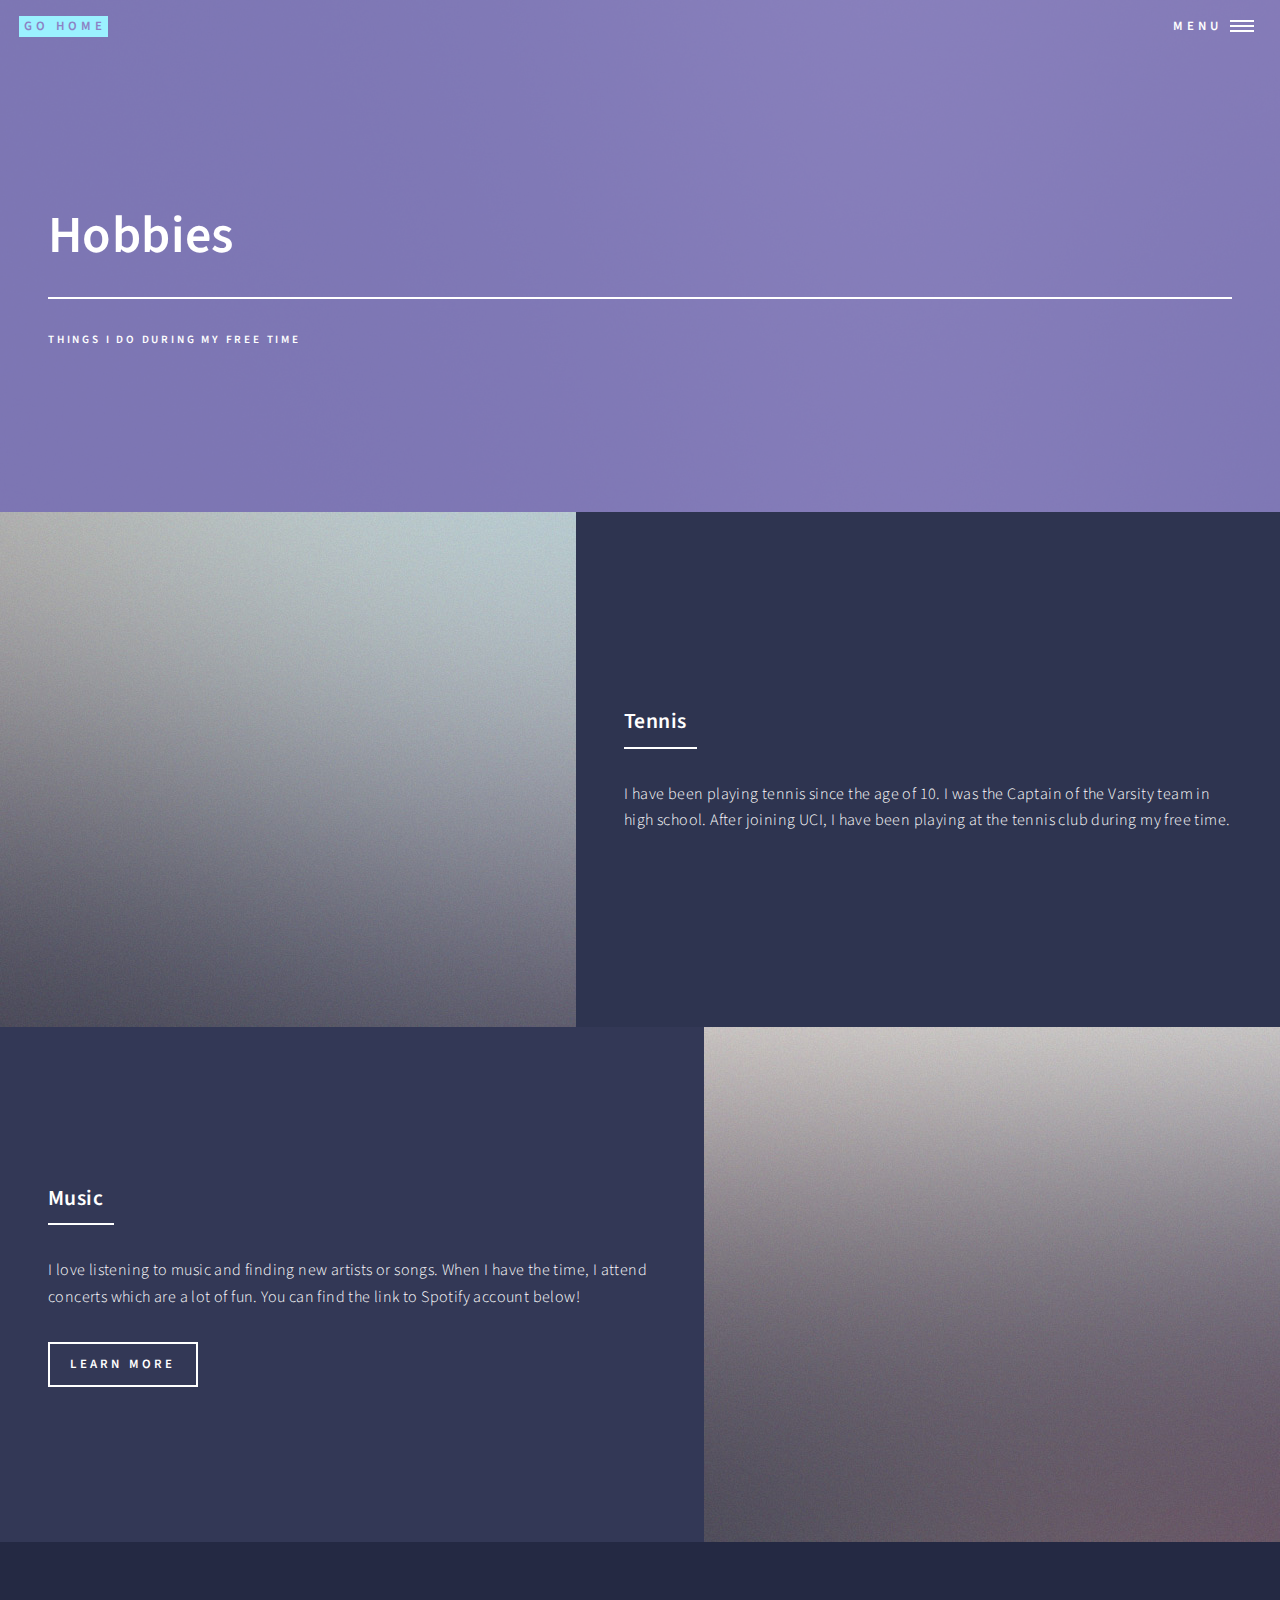
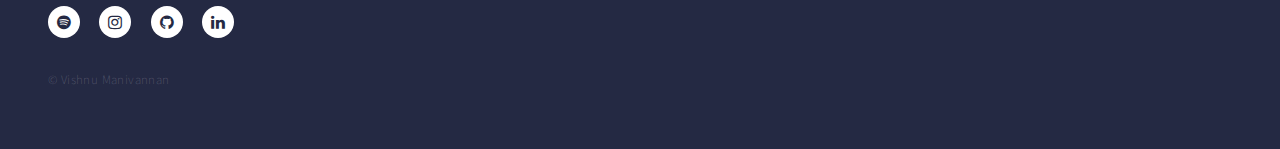
<file: hobbies.html>
<!DOCTYPE HTML>
<!--
	Forty by HTML5 UP
	html5up.net | @ajlkn
	Free for personal and commercial use under the CCA 3.0 license (html5up.net/license)
-->
<html>
	<head>
		<title>Hobbies</title>
		<meta charset="utf-8" />
		<meta name="viewport" content="width=device-width, initial-scale=1, user-scalable=no" />
		<!--[if lte IE 8]><script src="assets/js/ie/html5shiv.js"></script><![endif]-->
		<link rel="stylesheet" href="assets/css/main.css" />
		<!--[if lte IE 9]><link rel="stylesheet" href="assets/css/ie9.css" /><![endif]-->
		<!--[if lte IE 8]><link rel="stylesheet" href="assets/css/ie8.css" /><![endif]-->
	</head>
	<body>

		<!-- Wrapper -->
			<div id="wrapper">

				<!-- Header -->
				<!-- Note: The "styleN" class below should match that of the banner element. -->
					<header id="header" class="alt style2">
						<a href="index.html" class="logo"><strong>Go Home</strong> <span></span></a>
						<nav>
							<a href="#menu">Menu</a>
						</nav>
					</header>

				<!-- Menu -->
					<nav id="menu">
						<ul class="links">
							<li><a href="index.html">Home</a></li>
							<li><a href="education.html">Education</a></li>
							<li><a href="workExperience.html">Work Experience</a></li>
							<li><a href="skills.html">Skills</a></li>
                            <li><a href="projects.html">Projects</a></li>
                            <li><a href="activities.html">Activities</a></li>
                            <li><a href="hobbies.html">Hobbies</a></li>
						</ul>
					</nav>

				<!-- Banner -->
				<!-- Note: The "styleN" class below should match that of the header element. -->
					<section id="banner" class="style2">
						<div class="inner">
							<span class="image">
								<img src="images/pic07.jpg" alt="" />
							</span>
							<header class="major">
								<h1>Hobbies</h1>
							</header>
							<div class="content">
								<p>Things I Do During My Free Time</p>
							</div>
						</div>
					</section>

				<!-- Main -->
					<div id="main">

						<!-- One -->
							

						<!-- Two -->
							<section id="two" class="spotlights">
								<section>
									<a href="generic.html" class="image">
										<img src="images/pic08.jpg" alt="" data-position="center center" />
									</a>
									<div class="content">
										<div class="inner">
											<header class="major">
												<h3>Tennis</h3>
											</header>
											<p>I have been playing tennis since the age of 10. I was the Captain of the Varsity team in high school. After joining UCI, I have been playing at the tennis club during my free time.</p>
										</div>
									</div>
								</section>
								<section>
									<a href="generic.html" class="image">
										<img src="images/pic10.jpg" alt="" data-position="top center" />
									</a>
									<div class="content">
										<div class="inner">
											<header class="major">
												<h3>Music</h3>
											</header>
											<p>I love listening to music and finding new artists or songs. When I have the time, I attend concerts which are a lot of fun. You can find the link to Spotify account below!</p>
											<ul class="actions">
												<li><a href="generic.html" class="button">Learn more</a></li>
											</ul>
										</div>
									</div>
								</section>
							</section>

						<!-- Three -->
							

					</div>

				<!-- Contact -->

				<!-- Footer -->
					<footer id="footer">
						<div class="inner">
							<ul class="icons">
								<li><a href="https://open.spotify.com/user/225jrtmcfpwn42waur6dbbnei" class="icon alt fa-spotify"><span class="label">Facebook</span></a></li>
								<li><a href="https://www.instagram.com/vishnumanivannan/" class="icon alt fa-instagram"><span class="label">Instagram</span></a></li>
								<li><a href="https://github.com/mvish97" class="icon alt fa-github"><span class="label">GitHub</span></a></li>
								<li><a href="https://www.linkedin.com/in/vishnu-manivannan-a88665107/" class="icon alt fa-linkedin"><span class="label">LinkedIn</span></a></li>
							</ul>
							<ul class="copyright">
								<li>&copy; Vishnu Manivannan</li>
							</ul>
						</div>
					</footer>

			</div>

		<!-- Scripts -->
			<script src="assets/js/jquery.min.js"></script>
			<script src="assets/js/jquery.scrolly.min.js"></script>
			<script src="assets/js/jquery.scrollex.min.js"></script>
			<script src="assets/js/skel.min.js"></script>
			<script src="assets/js/util.js"></script>
			<!--[if lte IE 8]><script src="assets/js/ie/respond.min.js"></script><![endif]-->
			<script src="assets/js/main.js"></script>

	</body>
</html>
</file>
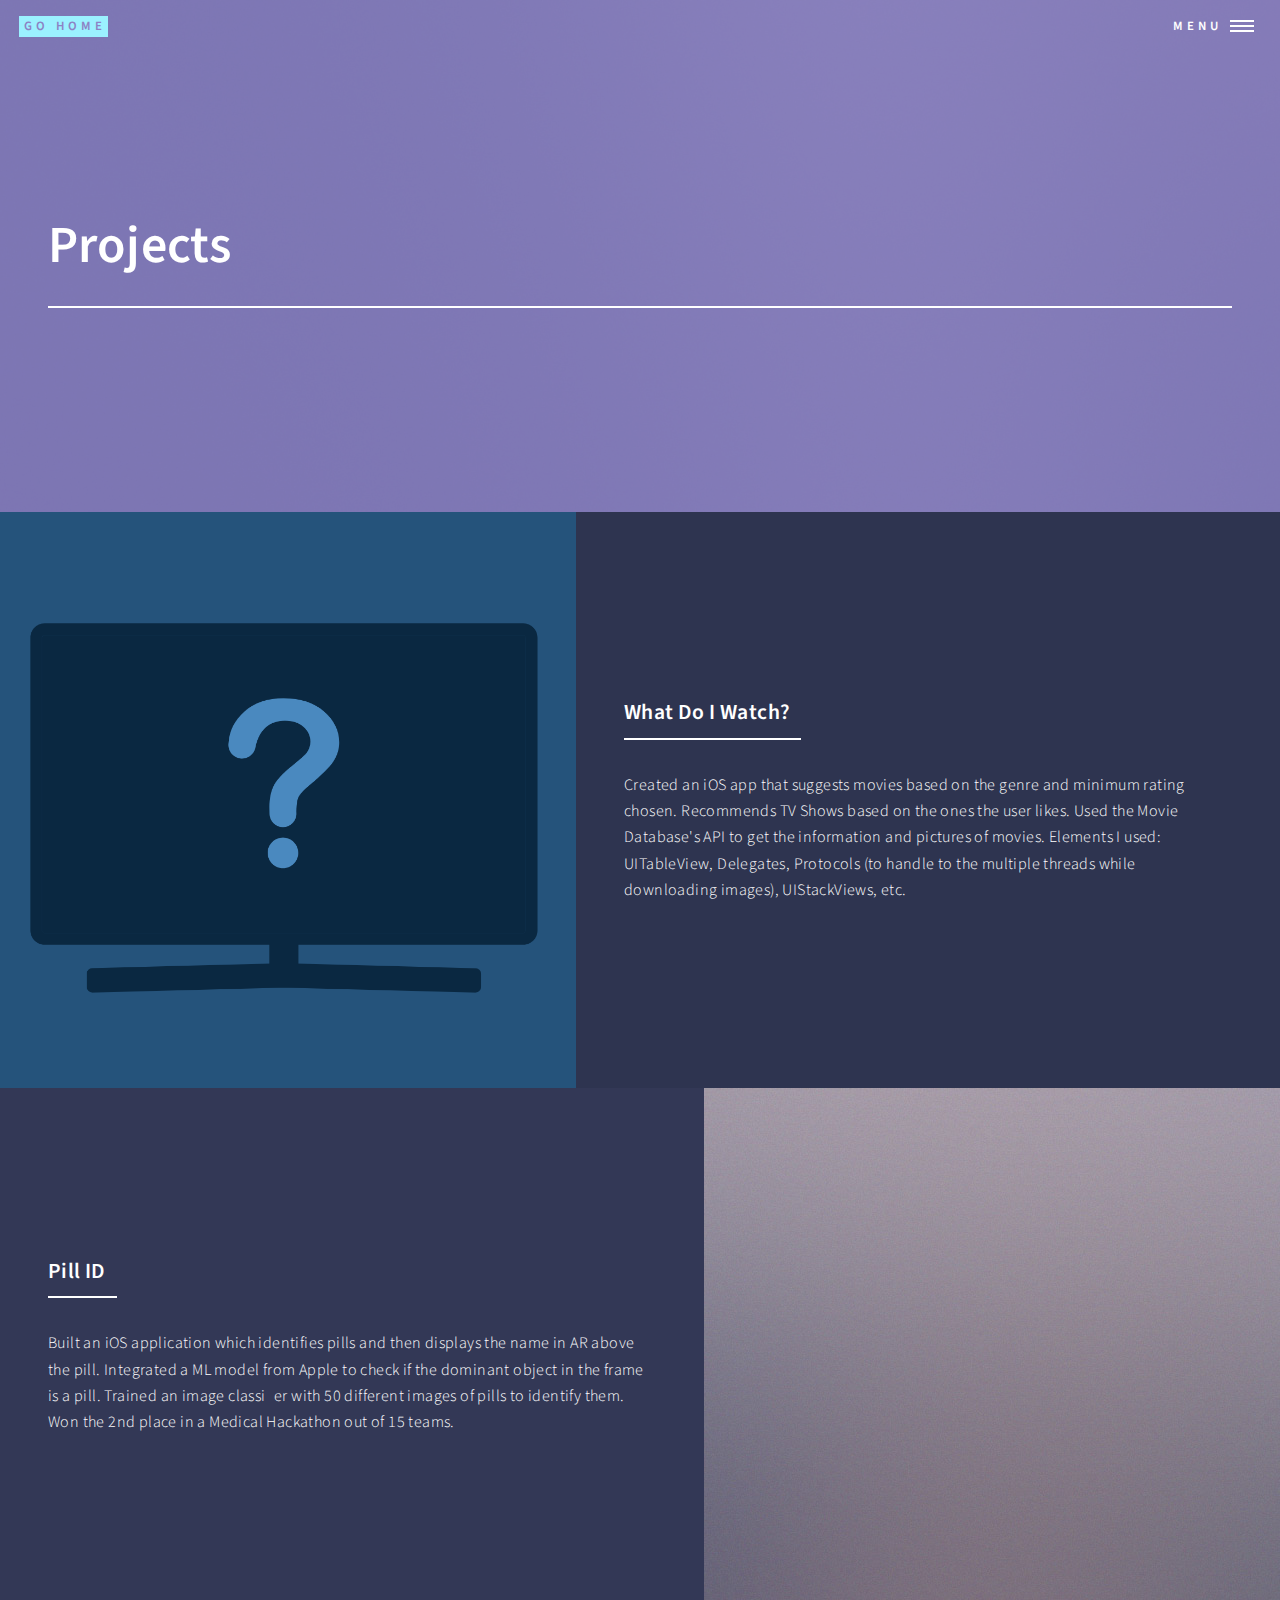
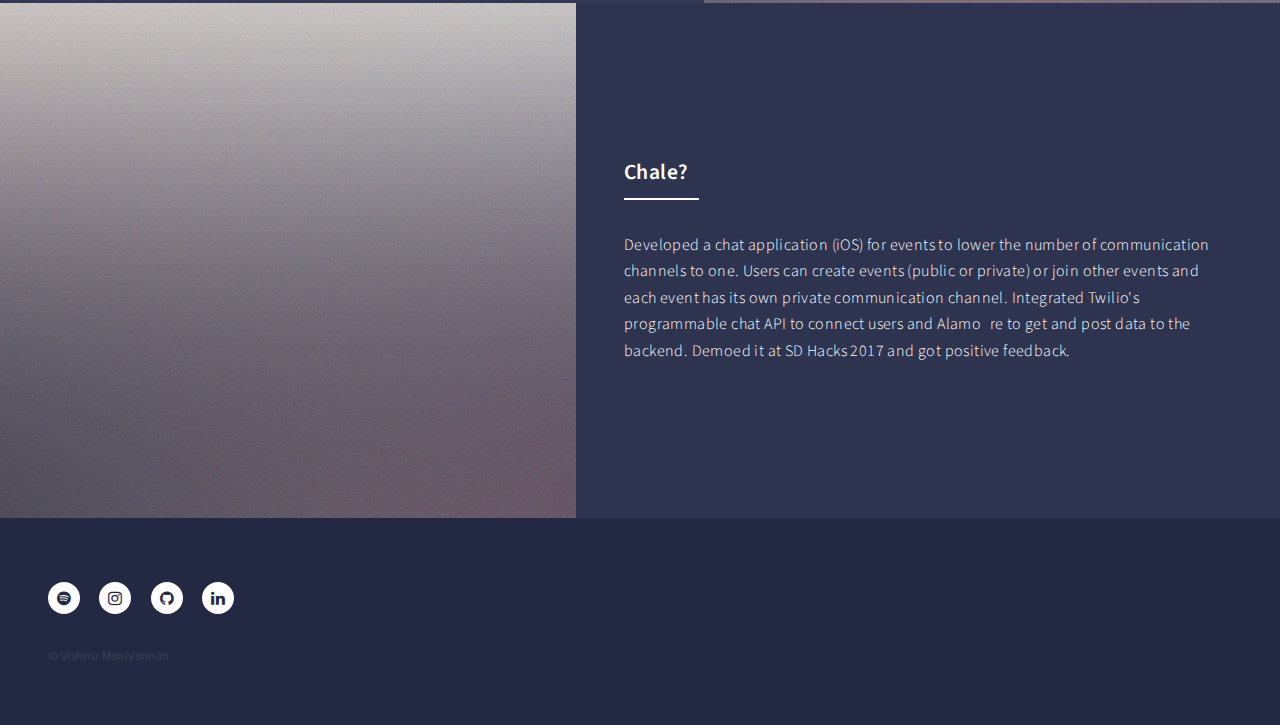
<file: projects.html>
<!DOCTYPE HTML>
<!--
	Forty by HTML5 UP
	html5up.net | @ajlkn
	Free for personal and commercial use under the CCA 3.0 license (html5up.net/license)
-->
<html>
	<head>
		<title>Projects</title>
		<meta charset="utf-8" />
		<meta name="viewport" content="width=device-width, initial-scale=1, user-scalable=no" />
		<!--[if lte IE 8]><script src="assets/js/ie/html5shiv.js"></script><![endif]-->
		<link rel="stylesheet" href="assets/css/main.css" />
		<!--[if lte IE 9]><link rel="stylesheet" href="assets/css/ie9.css" /><![endif]-->
		<!--[if lte IE 8]><link rel="stylesheet" href="assets/css/ie8.css" /><![endif]-->
	</head>
	<body>

		<!-- Wrapper -->
			<div id="wrapper">

				<!-- Header -->
				<!-- Note: The "styleN" class below should match that of the banner element. -->
					<header id="header" class="alt style2">
						<a href="index.html" class="logo"><strong>Go Home</strong> <span></span></a>
						<nav>
							<a href="#menu">Menu</a>
						</nav>
					</header>

				<!-- Menu -->
					<nav id="menu">
						<ul class="links">
							<li><a href="index.html">Home</a></li>
							<li><a href="education.html">Education</a></li>
							<li><a href="workExperience.html">Work Experience</a></li>
							<li><a href="skills.html">Skills</a></li>
                            <li><a href="projects.html">Projects</a></li>
                            <li><a href="activities.html">Activities</a></li>
                            <li><a href="hobbies.html">Hobbies</a></li>
						</ul>
					</nav>

				<!-- Banner -->
				<!-- Note: The "styleN" class below should match that of the header element. -->
					<section id="banner" class="style2">
						<div class="inner">
							<span class="image">
								<img src="images/pic07.jpg" alt="" />
							</span>
							<header class="major">
								<h1>Projects</h1>
							</header>
							<div class="content">
								<p></p>
							</div>
						</div>
					</section>

				<!-- Main -->
					<div id="main">

						<!-- One -->

						<!-- Two -->
							<section id="two" class="spotlights">
								<section>
									<a href="generic.html" class="image">
										<img src="images/wdiw.png" alt="" data-position="center center" />
									</a>
									<div class="content">
										<div class="inner">
											<header class="major">
												<h3>What Do I Watch?</h3>
											</header>
											<p>Created an iOS app that suggests movies based on the genre and minimum rating chosen. Recommends TV Shows based on the ones the user likes. Used the Movie Database's API to get the information and pictures of movies. Elements I used: UITableView, Delegates, Protocols (to handle to the multiple threads while downloading images), UIStackViews, etc.</p>
										</div>
									</div>
								</section>
								<section>
									<a href="generic.html" class="image">
										<img src="images/pic09.jpg" alt="" data-position="top center" />
									</a>
									<div class="content">
										<div class="inner">
											<header class="major">
												<h3>Pill ID</h3>
											</header>
											<p>Built an iOS application which identifies pills and then displays the name in AR above the pill. Integrated a ML model from Apple to check if the dominant object in the frame is a pill. Trained an image classi er with 50 different images of pills to identify them. Won the 2nd place in a Medical Hackathon out of 15 teams.</p>
										</div>
									</div>
								</section>
								<section>
									<a href="generic.html" class="image">
										<img src="images/pic10.jpg" alt="" data-position="25% 25%" />
									</a>
									<div class="content">
										<div class="inner">
											<header class="major">
												<h3>Chale?</h3>
											</header>
											<p>Developed a chat application (iOS) for events to lower the number of communication channels to one. Users can create events (public or private) or join other events and each event has its own private communication channel. Integrated Twilio's programmable chat API to connect users and Alamo re to get and post data to the backend. Demoed it at SD Hacks 2017 and got positive feedback.</p>
										</div>
									</div>
								</section>
							</section>

						<!-- Three -->
							

					</div>

				<!-- Contact -->

				<!-- Footer -->
					<footer id="footer">
						<div class="inner">
							<ul class="icons">
								<li><a href="https://open.spotify.com/user/225jrtmcfpwn42waur6dbbnei" class="icon alt fa-spotify"><span class="label">Facebook</span></a></li>
								<li><a href="https://www.instagram.com/vishnumanivannan/" class="icon alt fa-instagram"><span class="label">Instagram</span></a></li>
								<li><a href="https://github.com/mvish97" class="icon alt fa-github"><span class="label">GitHub</span></a></li>
								<li><a href="https://www.linkedin.com/in/vishnu-manivannan-a88665107/" class="icon alt fa-linkedin"><span class="label">LinkedIn</span></a></li>
							</ul>
							<ul class="copyright">
								<li>&copy; Vishnu Manivannan</li>
							</ul>
						</div>
					</footer>

			</div>

		<!-- Scripts -->
			<script src="assets/js/jquery.min.js"></script>
			<script src="assets/js/jquery.scrolly.min.js"></script>
			<script src="assets/js/jquery.scrollex.min.js"></script>
			<script src="assets/js/skel.min.js"></script>
			<script src="assets/js/util.js"></script>
			<!--[if lte IE 8]><script src="assets/js/ie/respond.min.js"></script><![endif]-->
			<script src="assets/js/main.js"></script>

	</body>
</html>
</file>
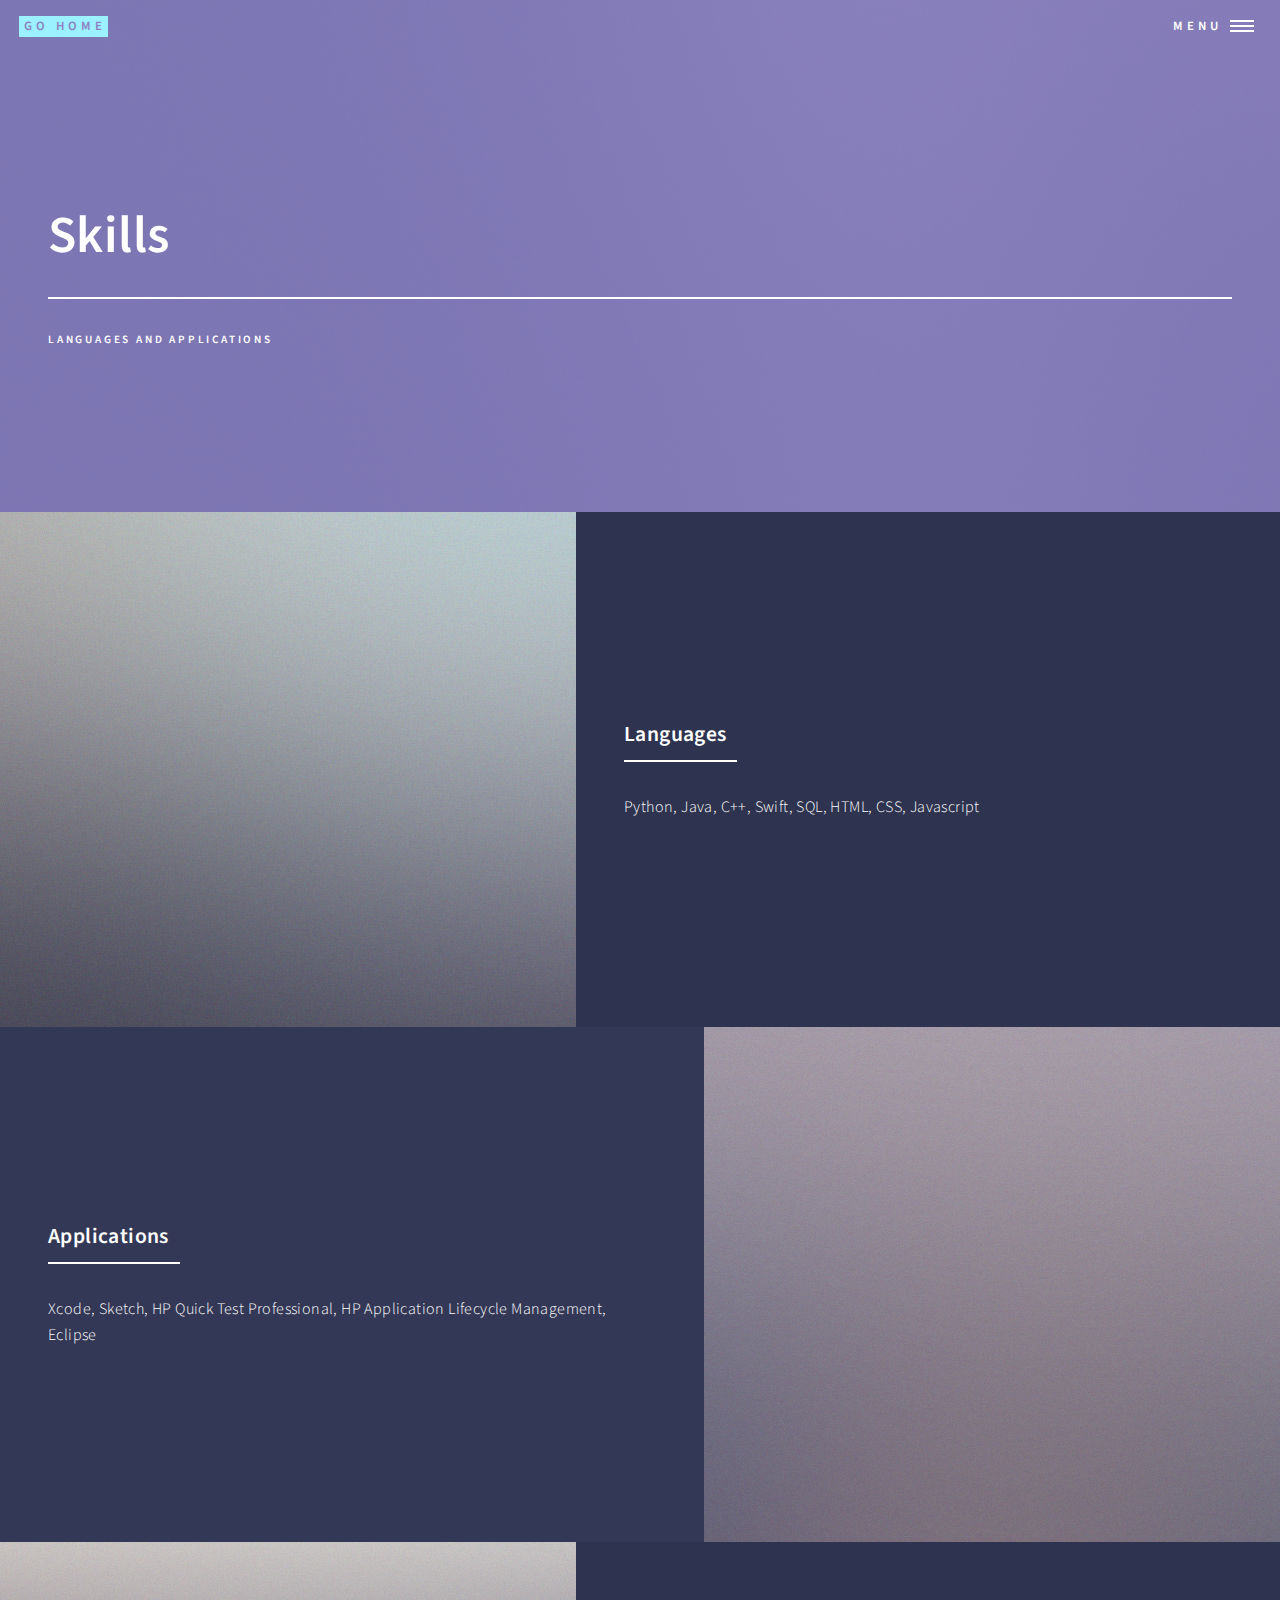
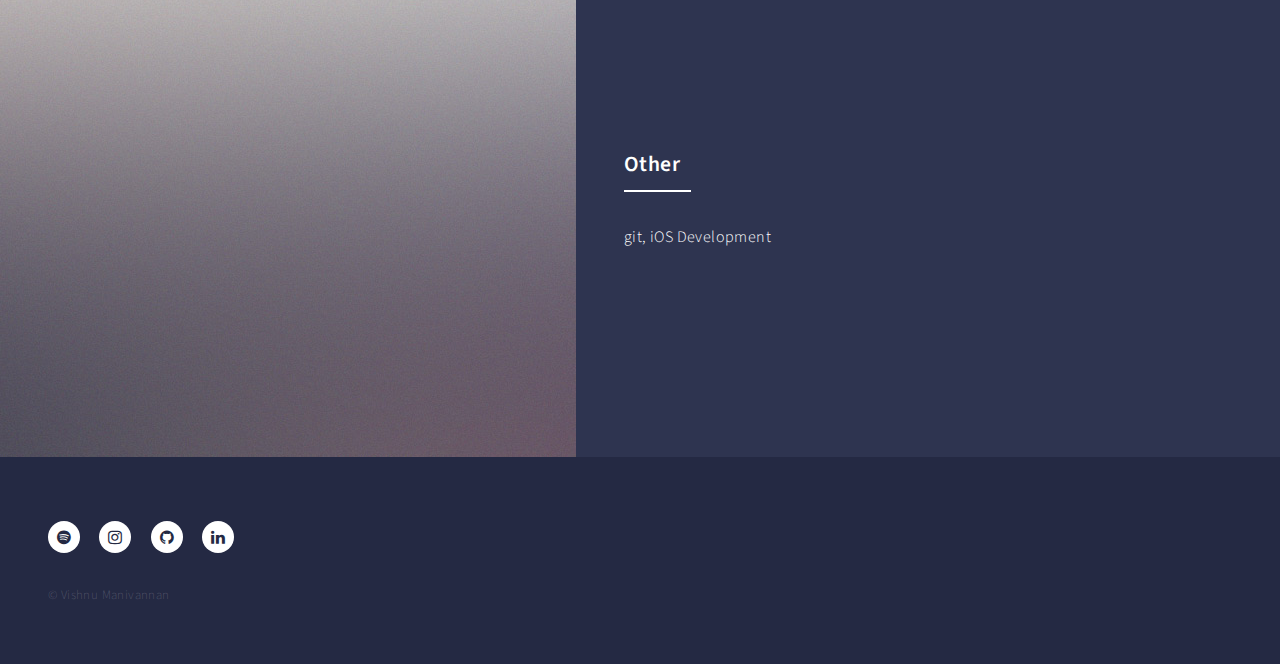
<file: skills.html>
<!DOCTYPE HTML>
<!--
	Forty by HTML5 UP
	html5up.net | @ajlkn
	Free for personal and commercial use under the CCA 3.0 license (html5up.net/license)
-->
<html>
	<head>
		<title>Skills</title>
		<meta charset="utf-8" />
		<meta name="viewport" content="width=device-width, initial-scale=1, user-scalable=no" />
		<!--[if lte IE 8]><script src="assets/js/ie/html5shiv.js"></script><![endif]-->
		<link rel="stylesheet" href="assets/css/main.css" />
		<!--[if lte IE 9]><link rel="stylesheet" href="assets/css/ie9.css" /><![endif]-->
		<!--[if lte IE 8]><link rel="stylesheet" href="assets/css/ie8.css" /><![endif]-->
	</head>
	<body>

		<!-- Wrapper -->
			<div id="wrapper">

				<!-- Header -->
				<!-- Note: The "styleN" class below should match that of the banner element. -->
					<header id="header" class="alt style2">
						<a href="index.html" class="logo"><strong>Go Home</strong> <span></span></a>
						<nav>
							<a href="#menu">Menu</a>
						</nav>
					</header>

				<!-- Menu -->
					<nav id="menu">
						<ul class="links">
							<li><a href="index.html">Home</a></li>
							<li><a href="education.html">Education</a></li>
							<li><a href="workExperience.html">Work Experience</a></li>
							<li><a href="skills.html">Skills</a></li>
                            <li><a href="projects.html">Projects</a></li>
                            <li><a href="activities.html">Activities</a></li>
                            <li><a href="hobbies.html">Hobbies</a></li>
						</ul>
					</nav>

				<!-- Banner -->
				<!-- Note: The "styleN" class below should match that of the header element. -->
					<section id="banner" class="style2">
						<div class="inner">
							<span class="image">
								<img src="images/pic07.jpg" alt="" />
							</span>
							<header class="major">
								<h1>Skills</h1>
							</header>
							<div class="content">
								<p>Languages and Applications</p>
							</div>
						</div>
					</section>

				<!-- Main -->
					<div id="main">

						<!-- One -->

						<!-- Two -->
							<section id="two" class="spotlights">
								<section>
									<a href="generic.html" class="image">
										<img src="images/pic08.jpg" alt="" data-position="center center" />
									</a>
									<div class="content">
										<div class="inner">
											<header class="major">
												<h3>Languages</h3>
											</header>
											<p>Python, Java, C++, Swift, SQL, HTML, CSS, Javascript</p>
										</div>
									</div>
								</section>
								<section>
									<a href="generic.html" class="image">
										<img src="images/pic09.jpg" alt="" data-position="top center" />
									</a>
									<div class="content">
										<div class="inner">
											<header class="major">
												<h3>Applications</h3>
											</header>
											<p>Xcode, Sketch, HP Quick Test Professional, HP Application Lifecycle Management, Eclipse</p>
										</div>
									</div>
								</section>
								<section>
									<a href="generic.html" class="image">
										<img src="images/pic10.jpg" alt="" data-position="25% 25%" />
									</a>
									<div class="content">
										<div class="inner">
											<header class="major">
												<h3>Other</h3>
											</header>
											<p>git, iOS Development</p>
										</div>
									</div>
								</section>
							</section>

						<!-- Three -->
							

					</div>

				<!-- Contact -->

				<!-- Footer -->
					<footer id="footer">
						<div class="inner">
							<ul class="icons">
								<li><a href="https://open.spotify.com/user/225jrtmcfpwn42waur6dbbnei" class="icon alt fa-spotify"><span class="label">Facebook</span></a></li>
								<li><a href="https://www.instagram.com/vishnumanivannan/" class="icon alt fa-instagram"><span class="label">Instagram</span></a></li>
								<li><a href="https://github.com/mvish97" class="icon alt fa-github"><span class="label">GitHub</span></a></li>
								<li><a href="https://www.linkedin.com/in/vishnu-manivannan-a88665107/" class="icon alt fa-linkedin"><span class="label">LinkedIn</span></a></li>
							</ul>
							<ul class="copyright">
								<li>&copy; Vishnu Manivannan</li>
							</ul>
						</div>
					</footer>

			</div>

		<!-- Scripts -->
			<script src="assets/js/jquery.min.js"></script>
			<script src="assets/js/jquery.scrolly.min.js"></script>
			<script src="assets/js/jquery.scrollex.min.js"></script>
			<script src="assets/js/skel.min.js"></script>
			<script src="assets/js/util.js"></script>
			<!--[if lte IE 8]><script src="assets/js/ie/respond.min.js"></script><![endif]-->
			<script src="assets/js/main.js"></script>

	</body>
</html>
</file>
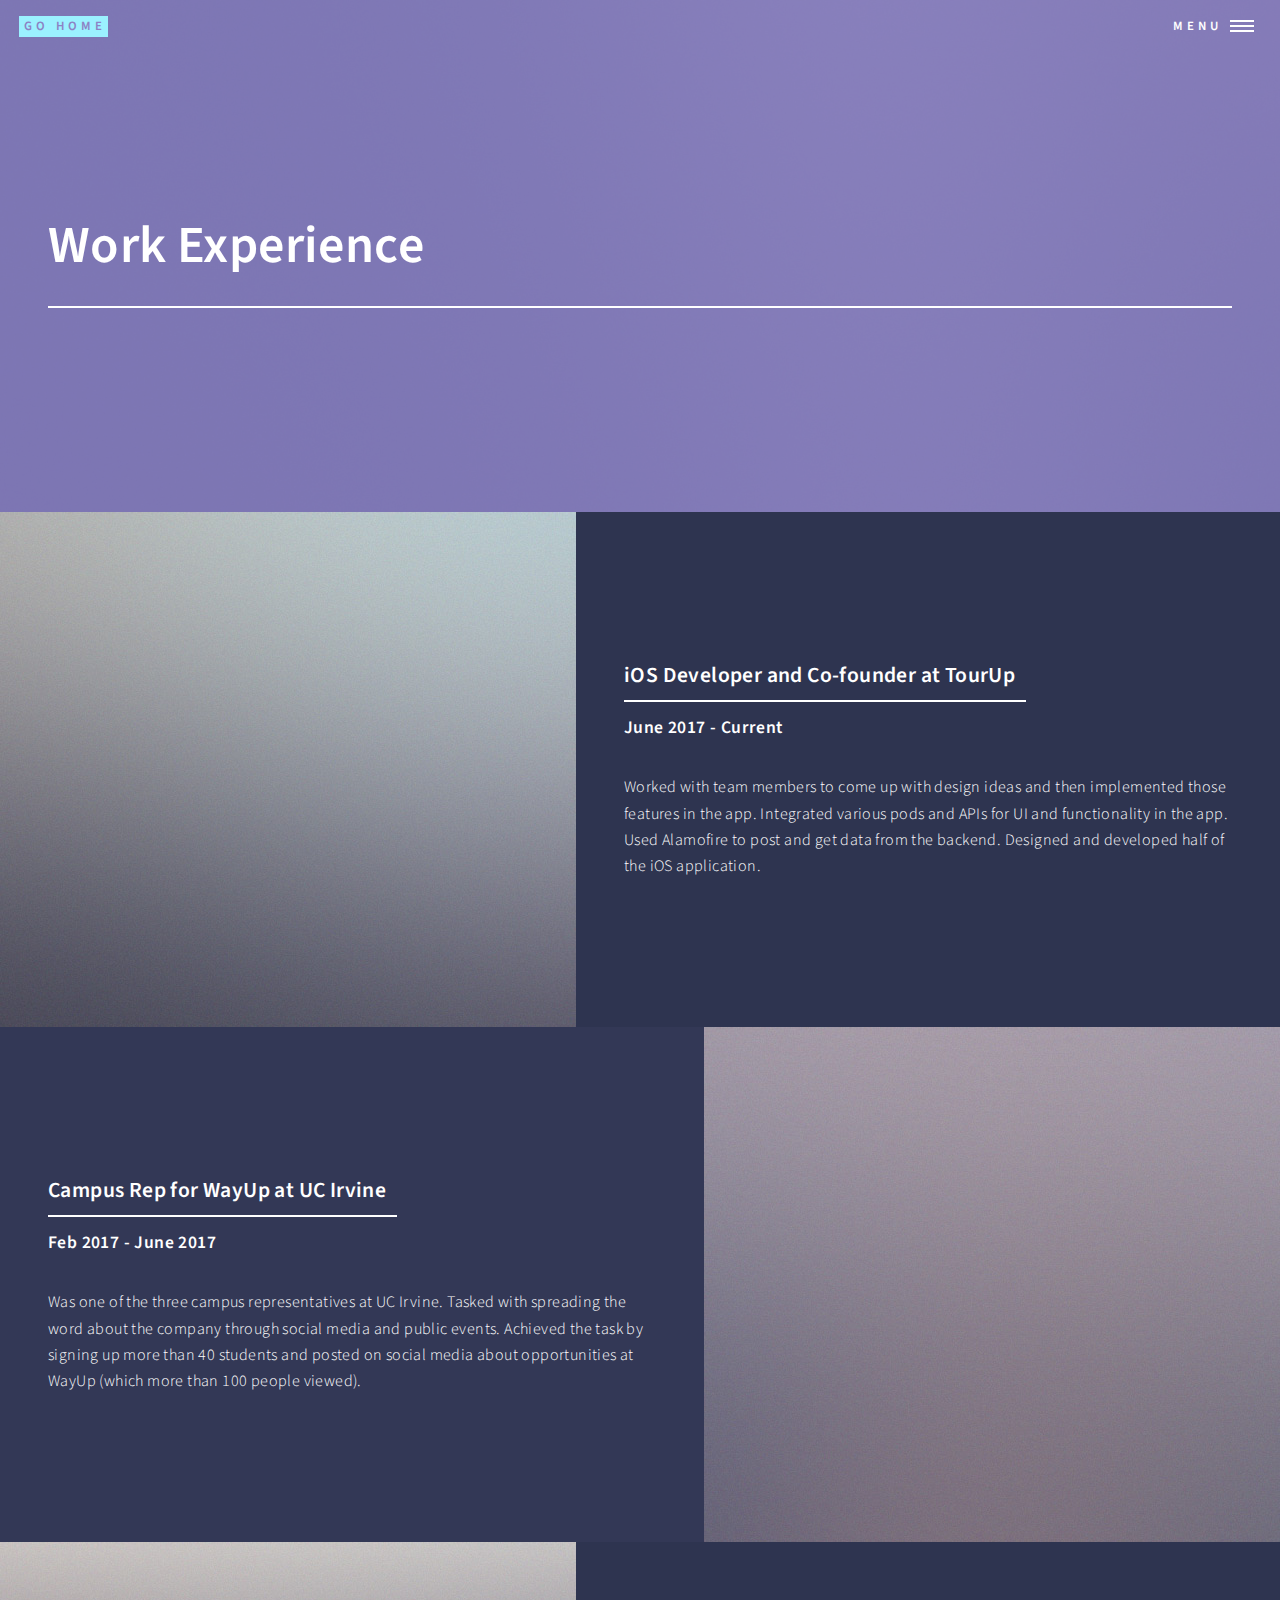
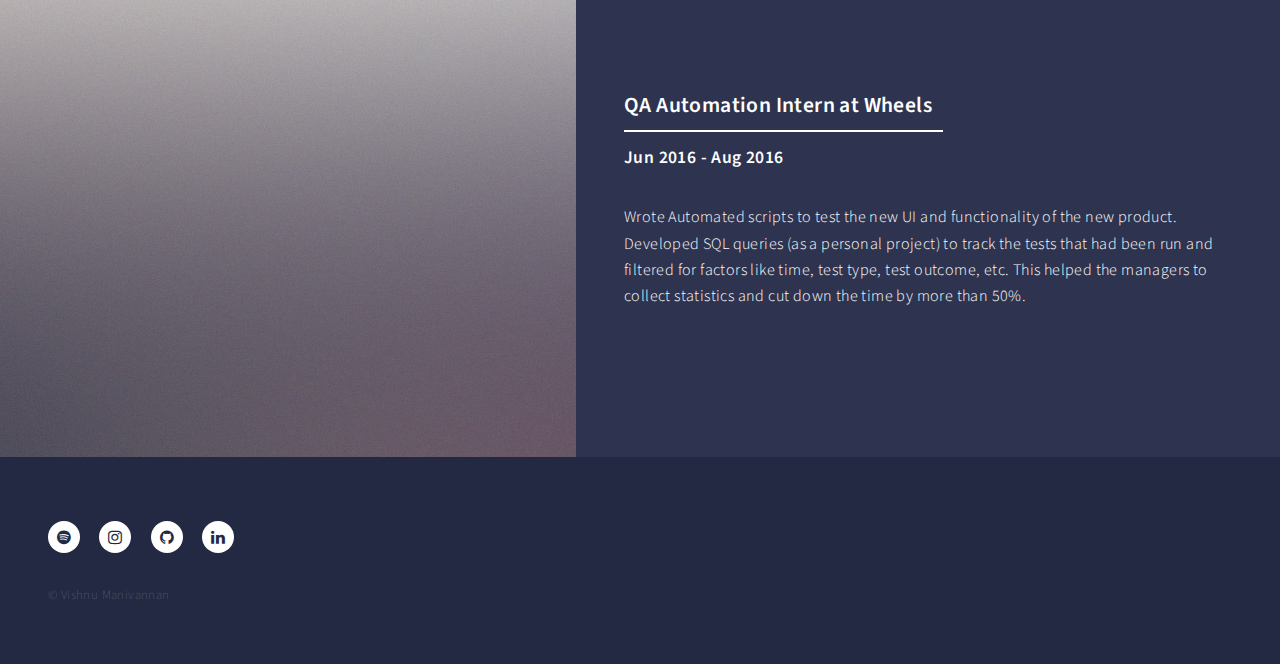
<file: workExperience.html>
<!DOCTYPE HTML>
<!--
	Forty by HTML5 UP
	html5up.net | @ajlkn
	Free for personal and commercial use under the CCA 3.0 license (html5up.net/license)
-->
<html>
	<head>
		<title>Work Experience</title>
		<meta charset="utf-8" />
		<meta name="viewport" content="width=device-width, initial-scale=1, user-scalable=no" />
		<!--[if lte IE 8]><script src="assets/js/ie/html5shiv.js"></script><![endif]-->
		<link rel="stylesheet" href="assets/css/main.css" />
		<!--[if lte IE 9]><link rel="stylesheet" href="assets/css/ie9.css" /><![endif]-->
		<!--[if lte IE 8]><link rel="stylesheet" href="assets/css/ie8.css" /><![endif]-->
	</head>
	<body>

		<!-- Wrapper -->
			<div id="wrapper">

				<!-- Header -->
				<!-- Note: The "styleN" class below should match that of the banner element. -->
					<header id="header" class="alt style2">
						<a href="index.html" class="logo"><strong>Go Home</strong> <span></span></a>
						<nav>
							<a href="#menu">Menu</a>
						</nav>
					</header>

				<!-- Menu -->
					<nav id="menu">
						<ul class="links">
							<li><a href="index.html">Home</a></li>
							<li><a href="education.html">Education</a></li>
							<li><a href="workExperience.html">Work Experience</a></li>
							<li><a href="skills.html">Skills</a></li>
                            <li><a href="projects.html">Projects</a></li>
                            <li><a href="activities.html">Activities</a></li>
                            <li><a href="hobbies.html">Hobbies</a></li>
						</ul>
					</nav>

				<!-- Banner -->
				<!-- Note: The "styleN" class below should match that of the header element. -->
					<section id="banner" class="style2">
						<div class="inner">
							<span class="image">
								<img src="images/pic07.jpg" alt="" />
							</span>
							<header class="major">
								<h1>Work Experience</h1>
							</header>
							<div class="content">
								
							</div>
						</div>
					</section>

				<!-- Main -->
					<div id="main">

						<!-- One -->
							

						<!-- Two -->
							<section id="two" class="spotlights">
								<section>
                                    <a href="generic.html" class="image">
										<img src="images/pic08.jpg" alt="" data-position="top center" />
									</a>
									<div class="content">
										<div class="inner">
											<header class="major">
												<h3>iOS Developer and Co-founder at TourUp</h3>
                                                <h4>June 2017 - Current</h4>
											</header>
											<p> Worked with team members to come up with design ideas and then implemented those features in the app. Integrated various pods and APIs for UI and functionality in the app. Used Alamofire to post and get data from the backend. Designed and developed half of the iOS application.</p>
										</div>
									</div>
								</section>
                                
								<section>
									<a href="generic.html" class="image">
										<img src="images/pic09.jpg" alt="" data-position="top center" />
									</a>
									<div class="content">
										<div class="inner">
											<header class="major">
												<h3>Campus Rep for WayUp at UC Irvine</h3>
                                                <h4>Feb 2017 - June 2017</h4>
											</header>
											<p> Was one of the three campus representatives at UC Irvine. Tasked with spreading the word about the company through social media and public events. Achieved the task by signing up more than 40 students and posted on social media about opportunities at WayUp (which more than 100 people viewed).
                                            </p>
										</div>
									</div>
								</section>
								<section>
                                    <a href="generic.html" class="image">
										<img src="images/pic10.jpg" alt="" data-position="top center" />
									</a>
									<div class="content">
										<div class="inner">
											<header class="major">
												<h3>QA Automation Intern at Wheels</h3>
                                                <h4>Jun 2016 - Aug 2016 </h4>
											</header>
											<p>Wrote Automated scripts to test the new UI and functionality of the new product. Developed SQL queries (as a personal project) to track the tests that had been run and filtered for factors like time, test type, test outcome, etc. This helped the managers to collect statistics and cut down the time by more than 50%.
                                            </p>
										</div>
									</div>
								</section>
							</section>

						<!-- Three -->
							

					</div>

				<!-- Contact -->

				<!-- Footer -->
					<footer id="footer">
						<div class="inner">
							<ul class="icons">
								<li><a href="https://open.spotify.com/user/225jrtmcfpwn42waur6dbbnei" class="icon alt fa-spotify"><span class="label">Facebook</span></a></li>
								<li><a href="https://www.instagram.com/vishnumanivannan/" class="icon alt fa-instagram"><span class="label">Instagram</span></a></li>
								<li><a href="https://github.com/mvish97" class="icon alt fa-github"><span class="label">GitHub</span></a></li>
								<li><a href="https://www.linkedin.com/in/vishnu-manivannan-a88665107/" class="icon alt fa-linkedin"><span class="label">LinkedIn</span></a></li>
							</ul>
							<ul class="copyright">
								<li>&copy; Vishnu Manivannan</li>
							</ul>
						</div>
					</footer>

			</div>

		<!-- Scripts -->
			<script src="assets/js/jquery.min.js"></script>
			<script src="assets/js/jquery.scrolly.min.js"></script>
			<script src="assets/js/jquery.scrollex.min.js"></script>
			<script src="assets/js/skel.min.js"></script>
			<script src="assets/js/util.js"></script>
			<!--[if lte IE 8]><script src="assets/js/ie/respond.min.js"></script><![endif]-->
			<script src="assets/js/main.js"></script>

	</body>
</html>
</file>
<file: assets/css/ie9.css>
/*
	Forty by HTML5 UP
	html5up.net | @ajlkn
	Free for personal and commercial use under the CCA 3.0 license (html5up.net/license)
*/

/* Spotlights */

	.spotlights > section:after {
		content: '';
		display: block;
		clear: both;
	}

	.spotlights > section > .image {
		float: left;
	}

	.spotlights > section > .content {
		float: left;
	}

/* Tiles */

	.tiles:after {
		content: '';
		display: block;
		clear: both;
	}

	.tiles article {
		padding: 8em 4em 6em 4em ;
		float: left;
		height: auto;
		max-height: none;
		min-height: 0;
	}

/* Header */

	#header .logo {
		position: absolute;
		top: 0;
		left: 0;
	}

	#header nav {
		position: absolute;
		top: 0;
		right: 0;
	}

/* Banner */

	#banner {
		padding: 7em 0 4em 0 ;
		background-attachment: scroll;
		height: auto;
		max-height: none;
		min-height: 0;
	}

		#banner > .inner .content {
			display: block;
		}

			#banner > .inner .content > * {
				margin-left: 0;
				margin: 0 0 2em 0;
			}

		#banner.major {
			height: auto;
			max-height: none;
			min-height: 0;
		}

/* Contact */

	#contact:after {
		content: '';
		display: block;
		clear: both;
	}

	#contact > .inner > * {
		float: left;
	}

/* Menu */

	#menu .inner {
		margin: 0 auto;
	}
</file>
<file: assets/css/ie8.css>
/*
	Forty by HTML5 UP
	html5up.net | @ajlkn
	Free for personal and commercial use under the CCA 3.0 license (html5up.net/license)
*/

/* Button */

	.button {
		border: solid 2px !important;
	}

		.button.next {
			padding-right: 1.75em;
		}

			.button.next:before, .button.next:after {
				display: none;
			}

/* Tiles */

	.tiles article {
		width: 50%;
		-ms-behavior: url("assets/js/ie/backgroundsize.min.htc");
		background-size: cover;
	}

/* Banner */

	#banner {
		-ms-behavior: url("assets/js/ie/backgroundsize.min.htc");
	}

		#banner:after {
			display: none;
		}

/* Menu */

	#menu {
		background: #242943;
	}
</file>
<file: assets/css/main.css>
@import url(font-awesome.min.css);
@import url("https://fonts.googleapis.com/css?family=Source+Sans+Pro:300,300italic,600,600italic");

/*
	Forty by HTML5 UP
	html5up.net | @ajlkn
	Free for personal and commercial use under the CCA 3.0 license (html5up.net/license)
*/

/* Reset */

	html, body, div, span, applet, object, iframe, h1, h2, h3, h4, h5, h6, p, blockquote, pre, a, abbr, acronym, address, big, cite, code, del, dfn, em, img, ins, kbd, q, s, samp, small, strike, strong, sub, sup, tt, var, b, u, i, center, dl, dt, dd, ol, ul, li, fieldset, form, label, legend, table, caption, tbody, tfoot, thead, tr, th, td, article, aside, canvas, details, embed, figure, figcaption, footer, header, hgroup, menu, nav, output, ruby, section, summary, time, mark, audio, video {
		margin: 0;
		padding: 0;
		border: 0;
		font-size: 100%;
		font: inherit;
		vertical-align: baseline;
	}

	article, aside, details, figcaption, figure, footer, header, hgroup, menu, nav, section {
		display: block;
	}

	body {
		line-height: 1;
	}

	ol, ul {
		list-style: none;
	}

	blockquote, q {
		quotes: none;
	}

	blockquote:before, blockquote:after, q:before, q:after {
		content: '';
		content: none;
	}

	table {
		border-collapse: collapse;
		border-spacing: 0;
	}

	body {
		-webkit-text-size-adjust: none;
	}

/* Box Model */

	*, *:before, *:after {
		-moz-box-sizing: border-box;
		-webkit-box-sizing: border-box;
		box-sizing: border-box;
	}

/* Grid */

	.row {
		border-bottom: solid 1px transparent;
		-moz-box-sizing: border-box;
		-webkit-box-sizing: border-box;
		box-sizing: border-box;
	}

	.row > * {
		float: left;
		-moz-box-sizing: border-box;
		-webkit-box-sizing: border-box;
		box-sizing: border-box;
	}

	.row:after, .row:before {
		content: '';
		display: block;
		clear: both;
		height: 0;
	}

	.row.uniform > * > :first-child {
		margin-top: 0;
	}

	.row.uniform > * > :last-child {
		margin-bottom: 0;
	}

	.row.\30 \25 > * {
		padding: 0 0 0 0em;
	}

	.row.\30 \25 {
		margin: 0 0 -1px 0em;
	}

	.row.uniform.\30 \25 > * {
		padding: 0em 0 0 0em;
	}

	.row.uniform.\30 \25 {
		margin: 0em 0 -1px 0em;
	}

	.row > * {
		padding: 0 0 0 2em;
	}

	.row {
		margin: 0 0 -1px -2em;
	}

	.row.uniform > * {
		padding: 2em 0 0 2em;
	}

	.row.uniform {
		margin: -2em 0 -1px -2em;
	}

	.row.\32 00\25 > * {
		padding: 0 0 0 4em;
	}

	.row.\32 00\25 {
		margin: 0 0 -1px -4em;
	}

	.row.uniform.\32 00\25 > * {
		padding: 4em 0 0 4em;
	}

	.row.uniform.\32 00\25 {
		margin: -4em 0 -1px -4em;
	}

	.row.\31 50\25 > * {
		padding: 0 0 0 3em;
	}

	.row.\31 50\25 {
		margin: 0 0 -1px -3em;
	}

	.row.uniform.\31 50\25 > * {
		padding: 3em 0 0 3em;
	}

	.row.uniform.\31 50\25 {
		margin: -3em 0 -1px -3em;
	}

	.row.\35 0\25 > * {
		padding: 0 0 0 1em;
	}

	.row.\35 0\25 {
		margin: 0 0 -1px -1em;
	}

	.row.uniform.\35 0\25 > * {
		padding: 1em 0 0 1em;
	}

	.row.uniform.\35 0\25 {
		margin: -1em 0 -1px -1em;
	}

	.row.\32 5\25 > * {
		padding: 0 0 0 0.5em;
	}

	.row.\32 5\25 {
		margin: 0 0 -1px -0.5em;
	}

	.row.uniform.\32 5\25 > * {
		padding: 0.5em 0 0 0.5em;
	}

	.row.uniform.\32 5\25 {
		margin: -0.5em 0 -1px -0.5em;
	}

	.\31 2u, .\31 2u\24 {
		width: 100%;
		clear: none;
		margin-left: 0;
	}

	.\31 1u, .\31 1u\24 {
		width: 91.6666666667%;
		clear: none;
		margin-left: 0;
	}

	.\31 0u, .\31 0u\24 {
		width: 83.3333333333%;
		clear: none;
		margin-left: 0;
	}

	.\39 u, .\39 u\24 {
		width: 75%;
		clear: none;
		margin-left: 0;
	}

	.\38 u, .\38 u\24 {
		width: 66.6666666667%;
		clear: none;
		margin-left: 0;
	}

	.\37 u, .\37 u\24 {
		width: 58.3333333333%;
		clear: none;
		margin-left: 0;
	}

	.\36 u, .\36 u\24 {
		width: 50%;
		clear: none;
		margin-left: 0;
	}

	.\35 u, .\35 u\24 {
		width: 41.6666666667%;
		clear: none;
		margin-left: 0;
	}

	.\34 u, .\34 u\24 {
		width: 33.3333333333%;
		clear: none;
		margin-left: 0;
	}

	.\33 u, .\33 u\24 {
		width: 25%;
		clear: none;
		margin-left: 0;
	}

	.\32 u, .\32 u\24 {
		width: 16.6666666667%;
		clear: none;
		margin-left: 0;
	}

	.\31 u, .\31 u\24 {
		width: 8.3333333333%;
		clear: none;
		margin-left: 0;
	}

	.\31 2u\24 + *,
	.\31 1u\24 + *,
	.\31 0u\24 + *,
	.\39 u\24 + *,
	.\38 u\24 + *,
	.\37 u\24 + *,
	.\36 u\24 + *,
	.\35 u\24 + *,
	.\34 u\24 + *,
	.\33 u\24 + *,
	.\32 u\24 + *,
	.\31 u\24 + * {
		clear: left;
	}

	.\-11u {
		margin-left: 91.66667%;
	}

	.\-10u {
		margin-left: 83.33333%;
	}

	.\-9u {
		margin-left: 75%;
	}

	.\-8u {
		margin-left: 66.66667%;
	}

	.\-7u {
		margin-left: 58.33333%;
	}

	.\-6u {
		margin-left: 50%;
	}

	.\-5u {
		margin-left: 41.66667%;
	}

	.\-4u {
		margin-left: 33.33333%;
	}

	.\-3u {
		margin-left: 25%;
	}

	.\-2u {
		margin-left: 16.66667%;
	}

	.\-1u {
		margin-left: 8.33333%;
	}

	@media screen and (max-width: 1680px) {

		.row > * {
			padding: 0 0 0 2em;
		}

		.row {
			margin: 0 0 -1px -2em;
		}

		.row.uniform > * {
			padding: 2em 0 0 2em;
		}

		.row.uniform {
			margin: -2em 0 -1px -2em;
		}

		.row.\32 00\25 > * {
			padding: 0 0 0 4em;
		}

		.row.\32 00\25 {
			margin: 0 0 -1px -4em;
		}

		.row.uniform.\32 00\25 > * {
			padding: 4em 0 0 4em;
		}

		.row.uniform.\32 00\25 {
			margin: -4em 0 -1px -4em;
		}

		.row.\31 50\25 > * {
			padding: 0 0 0 3em;
		}

		.row.\31 50\25 {
			margin: 0 0 -1px -3em;
		}

		.row.uniform.\31 50\25 > * {
			padding: 3em 0 0 3em;
		}

		.row.uniform.\31 50\25 {
			margin: -3em 0 -1px -3em;
		}

		.row.\35 0\25 > * {
			padding: 0 0 0 1em;
		}

		.row.\35 0\25 {
			margin: 0 0 -1px -1em;
		}

		.row.uniform.\35 0\25 > * {
			padding: 1em 0 0 1em;
		}

		.row.uniform.\35 0\25 {
			margin: -1em 0 -1px -1em;
		}

		.row.\32 5\25 > * {
			padding: 0 0 0 0.5em;
		}

		.row.\32 5\25 {
			margin: 0 0 -1px -0.5em;
		}

		.row.uniform.\32 5\25 > * {
			padding: 0.5em 0 0 0.5em;
		}

		.row.uniform.\32 5\25 {
			margin: -0.5em 0 -1px -0.5em;
		}

		.\31 2u\28xlarge\29, .\31 2u\24\28xlarge\29 {
			width: 100%;
			clear: none;
			margin-left: 0;
		}

		.\31 1u\28xlarge\29, .\31 1u\24\28xlarge\29 {
			width: 91.6666666667%;
			clear: none;
			margin-left: 0;
		}

		.\31 0u\28xlarge\29, .\31 0u\24\28xlarge\29 {
			width: 83.3333333333%;
			clear: none;
			margin-left: 0;
		}

		.\39 u\28xlarge\29, .\39 u\24\28xlarge\29 {
			width: 75%;
			clear: none;
			margin-left: 0;
		}

		.\38 u\28xlarge\29, .\38 u\24\28xlarge\29 {
			width: 66.6666666667%;
			clear: none;
			margin-left: 0;
		}

		.\37 u\28xlarge\29, .\37 u\24\28xlarge\29 {
			width: 58.3333333333%;
			clear: none;
			margin-left: 0;
		}

		.\36 u\28xlarge\29, .\36 u\24\28xlarge\29 {
			width: 50%;
			clear: none;
			margin-left: 0;
		}

		.\35 u\28xlarge\29, .\35 u\24\28xlarge\29 {
			width: 41.6666666667%;
			clear: none;
			margin-left: 0;
		}

		.\34 u\28xlarge\29, .\34 u\24\28xlarge\29 {
			width: 33.3333333333%;
			clear: none;
			margin-left: 0;
		}

		.\33 u\28xlarge\29, .\33 u\24\28xlarge\29 {
			width: 25%;
			clear: none;
			margin-left: 0;
		}

		.\32 u\28xlarge\29, .\32 u\24\28xlarge\29 {
			width: 16.6666666667%;
			clear: none;
			margin-left: 0;
		}

		.\31 u\28xlarge\29, .\31 u\24\28xlarge\29 {
			width: 8.3333333333%;
			clear: none;
			margin-left: 0;
		}

		.\31 2u\24\28xlarge\29 + *,
		.\31 1u\24\28xlarge\29 + *,
		.\31 0u\24\28xlarge\29 + *,
		.\39 u\24\28xlarge\29 + *,
		.\38 u\24\28xlarge\29 + *,
		.\37 u\24\28xlarge\29 + *,
		.\36 u\24\28xlarge\29 + *,
		.\35 u\24\28xlarge\29 + *,
		.\34 u\24\28xlarge\29 + *,
		.\33 u\24\28xlarge\29 + *,
		.\32 u\24\28xlarge\29 + *,
		.\31 u\24\28xlarge\29 + * {
			clear: left;
		}

		.\-11u\28xlarge\29 {
			margin-left: 91.66667%;
		}

		.\-10u\28xlarge\29 {
			margin-left: 83.33333%;
		}

		.\-9u\28xlarge\29 {
			margin-left: 75%;
		}

		.\-8u\28xlarge\29 {
			margin-left: 66.66667%;
		}

		.\-7u\28xlarge\29 {
			margin-left: 58.33333%;
		}

		.\-6u\28xlarge\29 {
			margin-left: 50%;
		}

		.\-5u\28xlarge\29 {
			margin-left: 41.66667%;
		}

		.\-4u\28xlarge\29 {
			margin-left: 33.33333%;
		}

		.\-3u\28xlarge\29 {
			margin-left: 25%;
		}

		.\-2u\28xlarge\29 {
			margin-left: 16.66667%;
		}

		.\-1u\28xlarge\29 {
			margin-left: 8.33333%;
		}

	}

	@media screen and (max-width: 1280px) {

		.row > * {
			padding: 0 0 0 1.5em;
		}

		.row {
			margin: 0 0 -1px -1.5em;
		}

		.row.uniform > * {
			padding: 1.5em 0 0 1.5em;
		}

		.row.uniform {
			margin: -1.5em 0 -1px -1.5em;
		}

		.row.\32 00\25 > * {
			padding: 0 0 0 3em;
		}

		.row.\32 00\25 {
			margin: 0 0 -1px -3em;
		}

		.row.uniform.\32 00\25 > * {
			padding: 3em 0 0 3em;
		}

		.row.uniform.\32 00\25 {
			margin: -3em 0 -1px -3em;
		}

		.row.\31 50\25 > * {
			padding: 0 0 0 2.25em;
		}

		.row.\31 50\25 {
			margin: 0 0 -1px -2.25em;
		}

		.row.uniform.\31 50\25 > * {
			padding: 2.25em 0 0 2.25em;
		}

		.row.uniform.\31 50\25 {
			margin: -2.25em 0 -1px -2.25em;
		}

		.row.\35 0\25 > * {
			padding: 0 0 0 0.75em;
		}

		.row.\35 0\25 {
			margin: 0 0 -1px -0.75em;
		}

		.row.uniform.\35 0\25 > * {
			padding: 0.75em 0 0 0.75em;
		}

		.row.uniform.\35 0\25 {
			margin: -0.75em 0 -1px -0.75em;
		}

		.row.\32 5\25 > * {
			padding: 0 0 0 0.375em;
		}

		.row.\32 5\25 {
			margin: 0 0 -1px -0.375em;
		}

		.row.uniform.\32 5\25 > * {
			padding: 0.375em 0 0 0.375em;
		}

		.row.uniform.\32 5\25 {
			margin: -0.375em 0 -1px -0.375em;
		}

		.\31 2u\28large\29, .\31 2u\24\28large\29 {
			width: 100%;
			clear: none;
			margin-left: 0;
		}

		.\31 1u\28large\29, .\31 1u\24\28large\29 {
			width: 91.6666666667%;
			clear: none;
			margin-left: 0;
		}

		.\31 0u\28large\29, .\31 0u\24\28large\29 {
			width: 83.3333333333%;
			clear: none;
			margin-left: 0;
		}

		.\39 u\28large\29, .\39 u\24\28large\29 {
			width: 75%;
			clear: none;
			margin-left: 0;
		}

		.\38 u\28large\29, .\38 u\24\28large\29 {
			width: 66.6666666667%;
			clear: none;
			margin-left: 0;
		}

		.\37 u\28large\29, .\37 u\24\28large\29 {
			width: 58.3333333333%;
			clear: none;
			margin-left: 0;
		}

		.\36 u\28large\29, .\36 u\24\28large\29 {
			width: 50%;
			clear: none;
			margin-left: 0;
		}

		.\35 u\28large\29, .\35 u\24\28large\29 {
			width: 41.6666666667%;
			clear: none;
			margin-left: 0;
		}

		.\34 u\28large\29, .\34 u\24\28large\29 {
			width: 33.3333333333%;
			clear: none;
			margin-left: 0;
		}

		.\33 u\28large\29, .\33 u\24\28large\29 {
			width: 25%;
			clear: none;
			margin-left: 0;
		}

		.\32 u\28large\29, .\32 u\24\28large\29 {
			width: 16.6666666667%;
			clear: none;
			margin-left: 0;
		}

		.\31 u\28large\29, .\31 u\24\28large\29 {
			width: 8.3333333333%;
			clear: none;
			margin-left: 0;
		}

		.\31 2u\24\28large\29 + *,
		.\31 1u\24\28large\29 + *,
		.\31 0u\24\28large\29 + *,
		.\39 u\24\28large\29 + *,
		.\38 u\24\28large\29 + *,
		.\37 u\24\28large\29 + *,
		.\36 u\24\28large\29 + *,
		.\35 u\24\28large\29 + *,
		.\34 u\24\28large\29 + *,
		.\33 u\24\28large\29 + *,
		.\32 u\24\28large\29 + *,
		.\31 u\24\28large\29 + * {
			clear: left;
		}

		.\-11u\28large\29 {
			margin-left: 91.66667%;
		}

		.\-10u\28large\29 {
			margin-left: 83.33333%;
		}

		.\-9u\28large\29 {
			margin-left: 75%;
		}

		.\-8u\28large\29 {
			margin-left: 66.66667%;
		}

		.\-7u\28large\29 {
			margin-left: 58.33333%;
		}

		.\-6u\28large\29 {
			margin-left: 50%;
		}

		.\-5u\28large\29 {
			margin-left: 41.66667%;
		}

		.\-4u\28large\29 {
			margin-left: 33.33333%;
		}

		.\-3u\28large\29 {
			margin-left: 25%;
		}

		.\-2u\28large\29 {
			margin-left: 16.66667%;
		}

		.\-1u\28large\29 {
			margin-left: 8.33333%;
		}

	}

	@media screen and (max-width: 980px) {

		.row > * {
			padding: 0 0 0 1.5em;
		}

		.row {
			margin: 0 0 -1px -1.5em;
		}

		.row.uniform > * {
			padding: 1.5em 0 0 1.5em;
		}

		.row.uniform {
			margin: -1.5em 0 -1px -1.5em;
		}

		.row.\32 00\25 > * {
			padding: 0 0 0 3em;
		}

		.row.\32 00\25 {
			margin: 0 0 -1px -3em;
		}

		.row.uniform.\32 00\25 > * {
			padding: 3em 0 0 3em;
		}

		.row.uniform.\32 00\25 {
			margin: -3em 0 -1px -3em;
		}

		.row.\31 50\25 > * {
			padding: 0 0 0 2.25em;
		}

		.row.\31 50\25 {
			margin: 0 0 -1px -2.25em;
		}

		.row.uniform.\31 50\25 > * {
			padding: 2.25em 0 0 2.25em;
		}

		.row.uniform.\31 50\25 {
			margin: -2.25em 0 -1px -2.25em;
		}

		.row.\35 0\25 > * {
			padding: 0 0 0 0.75em;
		}

		.row.\35 0\25 {
			margin: 0 0 -1px -0.75em;
		}

		.row.uniform.\35 0\25 > * {
			padding: 0.75em 0 0 0.75em;
		}

		.row.uniform.\35 0\25 {
			margin: -0.75em 0 -1px -0.75em;
		}

		.row.\32 5\25 > * {
			padding: 0 0 0 0.375em;
		}

		.row.\32 5\25 {
			margin: 0 0 -1px -0.375em;
		}

		.row.uniform.\32 5\25 > * {
			padding: 0.375em 0 0 0.375em;
		}

		.row.uniform.\32 5\25 {
			margin: -0.375em 0 -1px -0.375em;
		}

		.\31 2u\28medium\29, .\31 2u\24\28medium\29 {
			width: 100%;
			clear: none;
			margin-left: 0;
		}

		.\31 1u\28medium\29, .\31 1u\24\28medium\29 {
			width: 91.6666666667%;
			clear: none;
			margin-left: 0;
		}

		.\31 0u\28medium\29, .\31 0u\24\28medium\29 {
			width: 83.3333333333%;
			clear: none;
			margin-left: 0;
		}

		.\39 u\28medium\29, .\39 u\24\28medium\29 {
			width: 75%;
			clear: none;
			margin-left: 0;
		}

		.\38 u\28medium\29, .\38 u\24\28medium\29 {
			width: 66.6666666667%;
			clear: none;
			margin-left: 0;
		}

		.\37 u\28medium\29, .\37 u\24\28medium\29 {
			width: 58.3333333333%;
			clear: none;
			margin-left: 0;
		}

		.\36 u\28medium\29, .\36 u\24\28medium\29 {
			width: 50%;
			clear: none;
			margin-left: 0;
		}

		.\35 u\28medium\29, .\35 u\24\28medium\29 {
			width: 41.6666666667%;
			clear: none;
			margin-left: 0;
		}

		.\34 u\28medium\29, .\34 u\24\28medium\29 {
			width: 33.3333333333%;
			clear: none;
			margin-left: 0;
		}

		.\33 u\28medium\29, .\33 u\24\28medium\29 {
			width: 25%;
			clear: none;
			margin-left: 0;
		}

		.\32 u\28medium\29, .\32 u\24\28medium\29 {
			width: 16.6666666667%;
			clear: none;
			margin-left: 0;
		}

		.\31 u\28medium\29, .\31 u\24\28medium\29 {
			width: 8.3333333333%;
			clear: none;
			margin-left: 0;
		}

		.\31 2u\24\28medium\29 + *,
		.\31 1u\24\28medium\29 + *,
		.\31 0u\24\28medium\29 + *,
		.\39 u\24\28medium\29 + *,
		.\38 u\24\28medium\29 + *,
		.\37 u\24\28medium\29 + *,
		.\36 u\24\28medium\29 + *,
		.\35 u\24\28medium\29 + *,
		.\34 u\24\28medium\29 + *,
		.\33 u\24\28medium\29 + *,
		.\32 u\24\28medium\29 + *,
		.\31 u\24\28medium\29 + * {
			clear: left;
		}

		.\-11u\28medium\29 {
			margin-left: 91.66667%;
		}

		.\-10u\28medium\29 {
			margin-left: 83.33333%;
		}

		.\-9u\28medium\29 {
			margin-left: 75%;
		}

		.\-8u\28medium\29 {
			margin-left: 66.66667%;
		}

		.\-7u\28medium\29 {
			margin-left: 58.33333%;
		}

		.\-6u\28medium\29 {
			margin-left: 50%;
		}

		.\-5u\28medium\29 {
			margin-left: 41.66667%;
		}

		.\-4u\28medium\29 {
			margin-left: 33.33333%;
		}

		.\-3u\28medium\29 {
			margin-left: 25%;
		}

		.\-2u\28medium\29 {
			margin-left: 16.66667%;
		}

		.\-1u\28medium\29 {
			margin-left: 8.33333%;
		}

	}

	@media screen and (max-width: 736px) {

		.row > * {
			padding: 0 0 0 1.25em;
		}

		.row {
			margin: 0 0 -1px -1.25em;
		}

		.row.uniform > * {
			padding: 1.25em 0 0 1.25em;
		}

		.row.uniform {
			margin: -1.25em 0 -1px -1.25em;
		}

		.row.\32 00\25 > * {
			padding: 0 0 0 2.5em;
		}

		.row.\32 00\25 {
			margin: 0 0 -1px -2.5em;
		}

		.row.uniform.\32 00\25 > * {
			padding: 2.5em 0 0 2.5em;
		}

		.row.uniform.\32 00\25 {
			margin: -2.5em 0 -1px -2.5em;
		}

		.row.\31 50\25 > * {
			padding: 0 0 0 1.875em;
		}

		.row.\31 50\25 {
			margin: 0 0 -1px -1.875em;
		}

		.row.uniform.\31 50\25 > * {
			padding: 1.875em 0 0 1.875em;
		}

		.row.uniform.\31 50\25 {
			margin: -1.875em 0 -1px -1.875em;
		}

		.row.\35 0\25 > * {
			padding: 0 0 0 0.625em;
		}

		.row.\35 0\25 {
			margin: 0 0 -1px -0.625em;
		}

		.row.uniform.\35 0\25 > * {
			padding: 0.625em 0 0 0.625em;
		}

		.row.uniform.\35 0\25 {
			margin: -0.625em 0 -1px -0.625em;
		}

		.row.\32 5\25 > * {
			padding: 0 0 0 0.3125em;
		}

		.row.\32 5\25 {
			margin: 0 0 -1px -0.3125em;
		}

		.row.uniform.\32 5\25 > * {
			padding: 0.3125em 0 0 0.3125em;
		}

		.row.uniform.\32 5\25 {
			margin: -0.3125em 0 -1px -0.3125em;
		}

		.\31 2u\28small\29, .\31 2u\24\28small\29 {
			width: 100%;
			clear: none;
			margin-left: 0;
		}

		.\31 1u\28small\29, .\31 1u\24\28small\29 {
			width: 91.6666666667%;
			clear: none;
			margin-left: 0;
		}

		.\31 0u\28small\29, .\31 0u\24\28small\29 {
			width: 83.3333333333%;
			clear: none;
			margin-left: 0;
		}

		.\39 u\28small\29, .\39 u\24\28small\29 {
			width: 75%;
			clear: none;
			margin-left: 0;
		}

		.\38 u\28small\29, .\38 u\24\28small\29 {
			width: 66.6666666667%;
			clear: none;
			margin-left: 0;
		}

		.\37 u\28small\29, .\37 u\24\28small\29 {
			width: 58.3333333333%;
			clear: none;
			margin-left: 0;
		}

		.\36 u\28small\29, .\36 u\24\28small\29 {
			width: 50%;
			clear: none;
			margin-left: 0;
		}

		.\35 u\28small\29, .\35 u\24\28small\29 {
			width: 41.6666666667%;
			clear: none;
			margin-left: 0;
		}

		.\34 u\28small\29, .\34 u\24\28small\29 {
			width: 33.3333333333%;
			clear: none;
			margin-left: 0;
		}

		.\33 u\28small\29, .\33 u\24\28small\29 {
			width: 25%;
			clear: none;
			margin-left: 0;
		}

		.\32 u\28small\29, .\32 u\24\28small\29 {
			width: 16.6666666667%;
			clear: none;
			margin-left: 0;
		}

		.\31 u\28small\29, .\31 u\24\28small\29 {
			width: 8.3333333333%;
			clear: none;
			margin-left: 0;
		}

		.\31 2u\24\28small\29 + *,
		.\31 1u\24\28small\29 + *,
		.\31 0u\24\28small\29 + *,
		.\39 u\24\28small\29 + *,
		.\38 u\24\28small\29 + *,
		.\37 u\24\28small\29 + *,
		.\36 u\24\28small\29 + *,
		.\35 u\24\28small\29 + *,
		.\34 u\24\28small\29 + *,
		.\33 u\24\28small\29 + *,
		.\32 u\24\28small\29 + *,
		.\31 u\24\28small\29 + * {
			clear: left;
		}

		.\-11u\28small\29 {
			margin-left: 91.66667%;
		}

		.\-10u\28small\29 {
			margin-left: 83.33333%;
		}

		.\-9u\28small\29 {
			margin-left: 75%;
		}

		.\-8u\28small\29 {
			margin-left: 66.66667%;
		}

		.\-7u\28small\29 {
			margin-left: 58.33333%;
		}

		.\-6u\28small\29 {
			margin-left: 50%;
		}

		.\-5u\28small\29 {
			margin-left: 41.66667%;
		}

		.\-4u\28small\29 {
			margin-left: 33.33333%;
		}

		.\-3u\28small\29 {
			margin-left: 25%;
		}

		.\-2u\28small\29 {
			margin-left: 16.66667%;
		}

		.\-1u\28small\29 {
			margin-left: 8.33333%;
		}

	}

	@media screen and (max-width: 480px) {

		.row > * {
			padding: 0 0 0 1.25em;
		}

		.row {
			margin: 0 0 -1px -1.25em;
		}

		.row.uniform > * {
			padding: 1.25em 0 0 1.25em;
		}

		.row.uniform {
			margin: -1.25em 0 -1px -1.25em;
		}

		.row.\32 00\25 > * {
			padding: 0 0 0 2.5em;
		}

		.row.\32 00\25 {
			margin: 0 0 -1px -2.5em;
		}

		.row.uniform.\32 00\25 > * {
			padding: 2.5em 0 0 2.5em;
		}

		.row.uniform.\32 00\25 {
			margin: -2.5em 0 -1px -2.5em;
		}

		.row.\31 50\25 > * {
			padding: 0 0 0 1.875em;
		}

		.row.\31 50\25 {
			margin: 0 0 -1px -1.875em;
		}

		.row.uniform.\31 50\25 > * {
			padding: 1.875em 0 0 1.875em;
		}

		.row.uniform.\31 50\25 {
			margin: -1.875em 0 -1px -1.875em;
		}

		.row.\35 0\25 > * {
			padding: 0 0 0 0.625em;
		}

		.row.\35 0\25 {
			margin: 0 0 -1px -0.625em;
		}

		.row.uniform.\35 0\25 > * {
			padding: 0.625em 0 0 0.625em;
		}

		.row.uniform.\35 0\25 {
			margin: -0.625em 0 -1px -0.625em;
		}

		.row.\32 5\25 > * {
			padding: 0 0 0 0.3125em;
		}

		.row.\32 5\25 {
			margin: 0 0 -1px -0.3125em;
		}

		.row.uniform.\32 5\25 > * {
			padding: 0.3125em 0 0 0.3125em;
		}

		.row.uniform.\32 5\25 {
			margin: -0.3125em 0 -1px -0.3125em;
		}

		.\31 2u\28xsmall\29, .\31 2u\24\28xsmall\29 {
			width: 100%;
			clear: none;
			margin-left: 0;
		}

		.\31 1u\28xsmall\29, .\31 1u\24\28xsmall\29 {
			width: 91.6666666667%;
			clear: none;
			margin-left: 0;
		}

		.\31 0u\28xsmall\29, .\31 0u\24\28xsmall\29 {
			width: 83.3333333333%;
			clear: none;
			margin-left: 0;
		}

		.\39 u\28xsmall\29, .\39 u\24\28xsmall\29 {
			width: 75%;
			clear: none;
			margin-left: 0;
		}

		.\38 u\28xsmall\29, .\38 u\24\28xsmall\29 {
			width: 66.6666666667%;
			clear: none;
			margin-left: 0;
		}

		.\37 u\28xsmall\29, .\37 u\24\28xsmall\29 {
			width: 58.3333333333%;
			clear: none;
			margin-left: 0;
		}

		.\36 u\28xsmall\29, .\36 u\24\28xsmall\29 {
			width: 50%;
			clear: none;
			margin-left: 0;
		}

		.\35 u\28xsmall\29, .\35 u\24\28xsmall\29 {
			width: 41.6666666667%;
			clear: none;
			margin-left: 0;
		}

		.\34 u\28xsmall\29, .\34 u\24\28xsmall\29 {
			width: 33.3333333333%;
			clear: none;
			margin-left: 0;
		}

		.\33 u\28xsmall\29, .\33 u\24\28xsmall\29 {
			width: 25%;
			clear: none;
			margin-left: 0;
		}

		.\32 u\28xsmall\29, .\32 u\24\28xsmall\29 {
			width: 16.6666666667%;
			clear: none;
			margin-left: 0;
		}

		.\31 u\28xsmall\29, .\31 u\24\28xsmall\29 {
			width: 8.3333333333%;
			clear: none;
			margin-left: 0;
		}

		.\31 2u\24\28xsmall\29 + *,
		.\31 1u\24\28xsmall\29 + *,
		.\31 0u\24\28xsmall\29 + *,
		.\39 u\24\28xsmall\29 + *,
		.\38 u\24\28xsmall\29 + *,
		.\37 u\24\28xsmall\29 + *,
		.\36 u\24\28xsmall\29 + *,
		.\35 u\24\28xsmall\29 + *,
		.\34 u\24\28xsmall\29 + *,
		.\33 u\24\28xsmall\29 + *,
		.\32 u\24\28xsmall\29 + *,
		.\31 u\24\28xsmall\29 + * {
			clear: left;
		}

		.\-11u\28xsmall\29 {
			margin-left: 91.66667%;
		}

		.\-10u\28xsmall\29 {
			margin-left: 83.33333%;
		}

		.\-9u\28xsmall\29 {
			margin-left: 75%;
		}

		.\-8u\28xsmall\29 {
			margin-left: 66.66667%;
		}

		.\-7u\28xsmall\29 {
			margin-left: 58.33333%;
		}

		.\-6u\28xsmall\29 {
			margin-left: 50%;
		}

		.\-5u\28xsmall\29 {
			margin-left: 41.66667%;
		}

		.\-4u\28xsmall\29 {
			margin-left: 33.33333%;
		}

		.\-3u\28xsmall\29 {
			margin-left: 25%;
		}

		.\-2u\28xsmall\29 {
			margin-left: 16.66667%;
		}

		.\-1u\28xsmall\29 {
			margin-left: 8.33333%;
		}

	}

	@media screen and (max-width: 360px) {

		.row > * {
			padding: 0 0 0 1.25em;
		}

		.row {
			margin: 0 0 -1px -1.25em;
		}

		.row.uniform > * {
			padding: 1.25em 0 0 1.25em;
		}

		.row.uniform {
			margin: -1.25em 0 -1px -1.25em;
		}

		.row.\32 00\25 > * {
			padding: 0 0 0 2.5em;
		}

		.row.\32 00\25 {
			margin: 0 0 -1px -2.5em;
		}

		.row.uniform.\32 00\25 > * {
			padding: 2.5em 0 0 2.5em;
		}

		.row.uniform.\32 00\25 {
			margin: -2.5em 0 -1px -2.5em;
		}

		.row.\31 50\25 > * {
			padding: 0 0 0 1.875em;
		}

		.row.\31 50\25 {
			margin: 0 0 -1px -1.875em;
		}

		.row.uniform.\31 50\25 > * {
			padding: 1.875em 0 0 1.875em;
		}

		.row.uniform.\31 50\25 {
			margin: -1.875em 0 -1px -1.875em;
		}

		.row.\35 0\25 > * {
			padding: 0 0 0 0.625em;
		}

		.row.\35 0\25 {
			margin: 0 0 -1px -0.625em;
		}

		.row.uniform.\35 0\25 > * {
			padding: 0.625em 0 0 0.625em;
		}

		.row.uniform.\35 0\25 {
			margin: -0.625em 0 -1px -0.625em;
		}

		.row.\32 5\25 > * {
			padding: 0 0 0 0.3125em;
		}

		.row.\32 5\25 {
			margin: 0 0 -1px -0.3125em;
		}

		.row.uniform.\32 5\25 > * {
			padding: 0.3125em 0 0 0.3125em;
		}

		.row.uniform.\32 5\25 {
			margin: -0.3125em 0 -1px -0.3125em;
		}

		.\31 2u\28xxsmall\29, .\31 2u\24\28xxsmall\29 {
			width: 100%;
			clear: none;
			margin-left: 0;
		}

		.\31 1u\28xxsmall\29, .\31 1u\24\28xxsmall\29 {
			width: 91.6666666667%;
			clear: none;
			margin-left: 0;
		}

		.\31 0u\28xxsmall\29, .\31 0u\24\28xxsmall\29 {
			width: 83.3333333333%;
			clear: none;
			margin-left: 0;
		}

		.\39 u\28xxsmall\29, .\39 u\24\28xxsmall\29 {
			width: 75%;
			clear: none;
			margin-left: 0;
		}

		.\38 u\28xxsmall\29, .\38 u\24\28xxsmall\29 {
			width: 66.6666666667%;
			clear: none;
			margin-left: 0;
		}

		.\37 u\28xxsmall\29, .\37 u\24\28xxsmall\29 {
			width: 58.3333333333%;
			clear: none;
			margin-left: 0;
		}

		.\36 u\28xxsmall\29, .\36 u\24\28xxsmall\29 {
			width: 50%;
			clear: none;
			margin-left: 0;
		}

		.\35 u\28xxsmall\29, .\35 u\24\28xxsmall\29 {
			width: 41.6666666667%;
			clear: none;
			margin-left: 0;
		}

		.\34 u\28xxsmall\29, .\34 u\24\28xxsmall\29 {
			width: 33.3333333333%;
			clear: none;
			margin-left: 0;
		}

		.\33 u\28xxsmall\29, .\33 u\24\28xxsmall\29 {
			width: 25%;
			clear: none;
			margin-left: 0;
		}

		.\32 u\28xxsmall\29, .\32 u\24\28xxsmall\29 {
			width: 16.6666666667%;
			clear: none;
			margin-left: 0;
		}

		.\31 u\28xxsmall\29, .\31 u\24\28xxsmall\29 {
			width: 8.3333333333%;
			clear: none;
			margin-left: 0;
		}

		.\31 2u\24\28xxsmall\29 + *,
		.\31 1u\24\28xxsmall\29 + *,
		.\31 0u\24\28xxsmall\29 + *,
		.\39 u\24\28xxsmall\29 + *,
		.\38 u\24\28xxsmall\29 + *,
		.\37 u\24\28xxsmall\29 + *,
		.\36 u\24\28xxsmall\29 + *,
		.\35 u\24\28xxsmall\29 + *,
		.\34 u\24\28xxsmall\29 + *,
		.\33 u\24\28xxsmall\29 + *,
		.\32 u\24\28xxsmall\29 + *,
		.\31 u\24\28xxsmall\29 + * {
			clear: left;
		}

		.\-11u\28xxsmall\29 {
			margin-left: 91.66667%;
		}

		.\-10u\28xxsmall\29 {
			margin-left: 83.33333%;
		}

		.\-9u\28xxsmall\29 {
			margin-left: 75%;
		}

		.\-8u\28xxsmall\29 {
			margin-left: 66.66667%;
		}

		.\-7u\28xxsmall\29 {
			margin-left: 58.33333%;
		}

		.\-6u\28xxsmall\29 {
			margin-left: 50%;
		}

		.\-5u\28xxsmall\29 {
			margin-left: 41.66667%;
		}

		.\-4u\28xxsmall\29 {
			margin-left: 33.33333%;
		}

		.\-3u\28xxsmall\29 {
			margin-left: 25%;
		}

		.\-2u\28xxsmall\29 {
			margin-left: 16.66667%;
		}

		.\-1u\28xxsmall\29 {
			margin-left: 8.33333%;
		}

	}

/* Basic */

	@-ms-viewport {
		width: device-width;
	}

	body {
		-ms-overflow-style: scrollbar;
	}

	@media screen and (max-width: 480px) {

		html, body {
			min-width: 320px;
		}

	}

	body {
		background: #242943;
	}

		body.is-loading *, body.is-loading *:before, body.is-loading *:after {
			-moz-animation: none !important;
			-webkit-animation: none !important;
			-ms-animation: none !important;
			animation: none !important;
			-moz-transition: none !important;
			-webkit-transition: none !important;
			-ms-transition: none !important;
			transition: none !important;
		}

/* Type */

	body, input, select, textarea {
		color: #ffffff;
		font-family: "Source Sans Pro", Helvetica, sans-serif;
		font-size: 17pt;
		font-weight: 300;
		letter-spacing: 0.025em;
		line-height: 1.65;
	}

		@media screen and (max-width: 1680px) {

			body, input, select, textarea {
				font-size: 14pt;
			}

		}

		@media screen and (max-width: 1280px) {

			body, input, select, textarea {
				font-size: 12pt;
			}

		}

		@media screen and (max-width: 360px) {

			body, input, select, textarea {
				font-size: 11pt;
			}

		}

	a {
		-moz-transition: color 0.2s ease-in-out, border-bottom-color 0.2s ease-in-out;
		-webkit-transition: color 0.2s ease-in-out, border-bottom-color 0.2s ease-in-out;
		-ms-transition: color 0.2s ease-in-out, border-bottom-color 0.2s ease-in-out;
		transition: color 0.2s ease-in-out, border-bottom-color 0.2s ease-in-out;
		border-bottom: dotted 1px;
		color: inherit;
		text-decoration: none;
	}

		a:hover {
			border-bottom-color: transparent;
			color: #9bf1ff !important;
		}

		a:active {
			color: #53e3fb !important;
		}

	strong, b {
		color: #ffffff;
		font-weight: 600;
	}

	em, i {
		font-style: italic;
	}

	p {
		margin: 0 0 2em 0;
	}

	h1, h2, h3, h4, h5, h6 {
		color: #ffffff;
		font-weight: 600;
		line-height: 1.65;
		margin: 0 0 1em 0;
	}

		h1 a, h2 a, h3 a, h4 a, h5 a, h6 a {
			color: inherit;
			border-bottom: 0;
		}

	h1 {
		font-size: 2.5em;
	}

	h2 {
		font-size: 1.75em;
	}

	h3 {
		font-size: 1.35em;
	}

	h4 {
		font-size: 1.1em;
	}

	h5 {
		font-size: 0.9em;
	}

	h6 {
		font-size: 0.7em;
	}

	@media screen and (max-width: 736px) {

		h1 {
			font-size: 2em;
		}

		h2 {
			font-size: 1.5em;
		}

		h3 {
			font-size: 1.25em;
		}

	}

	sub {
		font-size: 0.8em;
		position: relative;
		top: 0.5em;
	}

	sup {
		font-size: 0.8em;
		position: relative;
		top: -0.5em;
	}

	blockquote {
		border-left: solid 4px rgba(212, 212, 255, 0.1);
		font-style: italic;
		margin: 0 0 2em 0;
		padding: 0.5em 0 0.5em 2em;
	}

	code {
		background: rgba(212, 212, 255, 0.035);
		font-family: "Courier New", monospace;
		font-size: 0.9em;
		margin: 0 0.25em;
		padding: 0.25em 0.65em;
	}

	pre {
		-webkit-overflow-scrolling: touch;
		font-family: "Courier New", monospace;
		font-size: 0.9em;
		margin: 0 0 2em 0;
	}

		pre code {
			display: block;
			line-height: 1.75;
			padding: 1em 1.5em;
			overflow-x: auto;
		}

	hr {
		border: 0;
		border-bottom: solid 1px rgba(212, 212, 255, 0.1);
		margin: 2em 0;
	}

		hr.major {
			margin: 3em 0;
		}

	.align-left {
		text-align: left;
	}

	.align-center {
		text-align: center;
	}

	.align-right {
		text-align: right;
	}

/* Section/Article */

	section.special, article.special {
		text-align: center;
	}

	header.major {
		width: -moz-max-content;
		width: -webkit-max-content;
		width: -ms-max-content;
		width: max-content;
		margin-bottom: 2em;
	}

		header.major > :first-child {
			margin-bottom: 0;
			width: calc(100% + 0.5em);
		}

			header.major > :first-child:after {
				content: '';
				background-color: #ffffff;
				display: block;
				height: 2px;
				margin: 0.325em 0 0.5em 0;
				width: 100%;
			}

		header.major > p {
			font-size: 0.7em;
			font-weight: 600;
			letter-spacing: 0.25em;
			margin-bottom: 0;
			text-transform: uppercase;
		}

		body.is-ie header.major > :first-child:after {
			max-width: 9em;
		}

		body.is-ie header.major > h1:after {
			max-width: 100% !important;
		}

	@media screen and (max-width: 736px) {

		header.major > p br {
			display: none;
		}

	}

/* Form */

	form {
		margin: 0 0 2em 0;
	}

		form .field {
			margin: 0 0 2em 0;
		}

			form .field.half {
				width: 50%;
				float: left;
				padding: 0 0 0 1em;
			}

				form .field.half.first {
					padding: 0 1em 0 0;
				}

		form > .actions {
			margin: 2.5em 0 0 0 !important;
		}

		@media screen and (max-width: 736px) {

			form .field {
				margin: 0 0 1.5em 0;
			}

				form .field.half {
					padding: 0 0 0 0.75em;
				}

					form .field.half.first {
						padding: 0 0.75em 0 0;
					}

			form > .actions {
				margin: 2em 0 0 0 !important;
			}

		}

		@media screen and (max-width: 480px) {

			form .field.half {
				width: 100%;
				float: none;
				padding: 0;
			}

				form .field.half.first {
					padding: 0;
				}

		}

	label {
		color: #ffffff;
		display: block;
		font-size: 0.8em;
		font-weight: 600;
		letter-spacing: 0.25em;
		margin: 0 0 1em 0;
		text-transform: uppercase;
	}

	input[type="text"],
	input[type="password"],
	input[type="email"],
	input[type="tel"],
	input[type="search"],
	input[type="url"],
	select,
	textarea {
		-moz-appearance: none;
		-webkit-appearance: none;
		-ms-appearance: none;
		appearance: none;
		background: rgba(212, 212, 255, 0.035);
		border: none;
		border-radius: 0;
		color: inherit;
		display: block;
		outline: 0;
		padding: 0 1em;
		text-decoration: none;
		width: 100%;
	}

		input[type="text"]:invalid,
		input[type="password"]:invalid,
		input[type="email"]:invalid,
		input[type="tel"]:invalid,
		input[type="search"]:invalid,
		input[type="url"]:invalid,
		select:invalid,
		textarea:invalid {
			box-shadow: none;
		}

		input[type="text"]:focus,
		input[type="password"]:focus,
		input[type="email"]:focus,
		input[type="tel"]:focus,
		input[type="search"]:focus,
		input[type="url"]:focus,
		select:focus,
		textarea:focus {
			border-color: #9bf1ff;
			box-shadow: 0 0 0 2px #9bf1ff;
		}

	.select-wrapper {
		text-decoration: none;
		display: block;
		position: relative;
	}

		.select-wrapper:before {
			-moz-osx-font-smoothing: grayscale;
			-webkit-font-smoothing: antialiased;
			font-family: FontAwesome;
			font-style: normal;
			font-weight: normal;
			text-transform: none !important;
		}

		.select-wrapper:before {
			color: rgba(212, 212, 255, 0.1);
			content: '\f078';
			display: block;
			height: 2.75em;
			line-height: 2.75em;
			pointer-events: none;
			position: absolute;
			right: 0;
			text-align: center;
			top: 0;
			width: 2.75em;
		}

		.select-wrapper select::-ms-expand {
			display: none;
		}

	input[type="text"],
	input[type="password"],
	input[type="email"],
	input[type="tel"],
	input[type="search"],
	input[type="url"],
	select {
		height: 2.75em;
	}

	textarea {
		padding: 0.75em 1em;
	}

	input[type="checkbox"],
	input[type="radio"] {
		-moz-appearance: none;
		-webkit-appearance: none;
		-ms-appearance: none;
		appearance: none;
		display: block;
		float: left;
		margin-right: -2em;
		opacity: 0;
		width: 1em;
		z-index: -1;
	}

		input[type="checkbox"] + label,
		input[type="radio"] + label {
			text-decoration: none;
			color: #ffffff;
			cursor: pointer;
			display: inline-block;
			font-weight: 300;
			padding-left: 2.65em;
			padding-right: 0.75em;
			position: relative;
		}

			input[type="checkbox"] + label:before,
			input[type="radio"] + label:before {
				-moz-osx-font-smoothing: grayscale;
				-webkit-font-smoothing: antialiased;
				font-family: FontAwesome;
				font-style: normal;
				font-weight: normal;
				text-transform: none !important;
			}

			input[type="checkbox"] + label:before,
			input[type="radio"] + label:before {
				background: rgba(212, 212, 255, 0.035);
				content: '';
				display: inline-block;
				height: 1.65em;
				left: 0;
				letter-spacing: 0;
				line-height: 1.58125em;
				position: absolute;
				text-align: center;
				top: 0;
				width: 1.65em;
			}

		input[type="checkbox"]:checked + label:before,
		input[type="radio"]:checked + label:before {
			background: #ffffff;
			border-color: #9bf1ff;
			content: '\f00c';
			color: #242943;
		}

		input[type="checkbox"]:focus + label:before,
		input[type="radio"]:focus + label:before {
			box-shadow: 0 0 0 2px #9bf1ff;
		}

	input[type="radio"] + label:before {
		border-radius: 100%;
	}

	::-webkit-input-placeholder {
		color: rgba(244, 244, 255, 0.2) !important;
		opacity: 1.0;
	}

	:-moz-placeholder {
		color: rgba(244, 244, 255, 0.2) !important;
		opacity: 1.0;
	}

	::-moz-placeholder {
		color: rgba(244, 244, 255, 0.2) !important;
		opacity: 1.0;
	}

	:-ms-input-placeholder {
		color: rgba(244, 244, 255, 0.2) !important;
		opacity: 1.0;
	}

	.formerize-placeholder {
		color: rgba(244, 244, 255, 0.2) !important;
		opacity: 1.0;
	}

/* Box */

	.box {
		border: solid 1px rgba(212, 212, 255, 0.1);
		margin-bottom: 2em;
		padding: 1.5em;
	}

		.box > :last-child,
		.box > :last-child > :last-child,
		.box > :last-child > :last-child > :last-child {
			margin-bottom: 0;
		}

		.box.alt {
			border: 0;
			border-radius: 0;
			padding: 0;
		}

/* Icon */

	.icon {
		text-decoration: none;
		border-bottom: none;
		position: relative;
	}

		.icon:before {
			-moz-osx-font-smoothing: grayscale;
			-webkit-font-smoothing: antialiased;
			font-family: FontAwesome;
			font-style: normal;
			font-weight: normal;
			text-transform: none !important;
		}

		.icon > .label {
			display: none;
		}

		.icon.alt:before {
			background-color: #ffffff;
			border-radius: 100%;
			color: #242943;
			display: inline-block;
			height: 2em;
			line-height: 2em;
			text-align: center;
			width: 2em;
		}

	a.icon.alt:before {
		-moz-transition: background-color 0.2s ease-in-out;
		-webkit-transition: background-color 0.2s ease-in-out;
		-ms-transition: background-color 0.2s ease-in-out;
		transition: background-color 0.2s ease-in-out;
	}

	a.icon.alt:hover:before {
		background-color: #6fc3df;
	}

	a.icon.alt:active:before {
		background-color: #37a6cb;
	}

/* Image */

	.image {
		border: 0;
		display: inline-block;
		position: relative;
	}

		.image img {
			display: block;
		}

		.image.left, .image.right {
			max-width: 30%;
		}

			.image.left img, .image.right img {
				width: 100%;
			}

		.image.left {
			float: left;
			margin: 0 1.5em 1.25em 0;
			top: 0.25em;
		}

		.image.right {
			float: right;
			margin: 0 0 1.25em 1.5em;
			top: 0.25em;
		}

		.image.fit {
			display: block;
			margin: 0 0 2em 0;
			width: 100%;
		}

			.image.fit img {
				width: 100%;
			}

		.image.main {
			display: block;
			margin: 2.5em 0;
			width: 100%;
		}

			.image.main img {
				width: 100%;
			}

			@media screen and (max-width: 736px) {

				.image.main {
					margin: 1.5em 0;
				}

			}

/* List */

	ol {
		list-style: decimal;
		margin: 0 0 2em 0;
		padding-left: 1.25em;
	}

		ol li {
			padding-left: 0.25em;
		}

	ul {
		list-style: disc;
		margin: 0 0 2em 0;
		padding-left: 1em;
	}

		ul li {
			padding-left: 0.5em;
		}

		ul.alt {
			list-style: none;
			padding-left: 0;
		}

			ul.alt li {
				border-top: solid 1px rgba(212, 212, 255, 0.1);
				padding: 0.5em 0;
			}

				ul.alt li:first-child {
					border-top: 0;
					padding-top: 0;
				}

		ul.icons {
			cursor: default;
			list-style: none;
			padding-left: 0;
		}

			ul.icons li {
				display: inline-block;
				padding: 0 1em 0 0;
			}

				ul.icons li:last-child {
					padding-right: 0;
				}

			@media screen and (max-width: 736px) {

				ul.icons li {
					padding: 0 0.75em 0 0;
				}

			}

		ul.actions {
			cursor: default;
			list-style: none;
			padding-left: 0;
		}

			ul.actions li {
				display: inline-block;
				padding: 0 1em 0 0;
				vertical-align: middle;
			}

				ul.actions li:last-child {
					padding-right: 0;
				}

			ul.actions.small li {
				padding: 0 1em 0 0;
			}

			ul.actions.vertical li {
				display: block;
				padding: 1em 0 0 0;
			}

				ul.actions.vertical li:first-child {
					padding-top: 0;
				}

				ul.actions.vertical li > * {
					margin-bottom: 0;
				}

			ul.actions.vertical.small li:first-child {
				padding-top: 0;
			}

			ul.actions.fit {
				display: table;
				margin-left: -1em;
				padding: 0;
				table-layout: fixed;
				width: calc(100% + 1em);
			}

				ul.actions.fit li {
					display: table-cell;
					padding: 0 0 0 1em;
				}

					ul.actions.fit li > * {
						margin-bottom: 0;
					}

				ul.actions.fit.small {
					margin-left: -1em;
					width: calc(100% + 1em);
				}

					ul.actions.fit.small li {
						padding: 0 0 0 1em;
					}

		ul.pagination {
			cursor: default;
			list-style: none;
			padding-left: 0;
		}

			ul.pagination li {
				display: inline-block;
				padding-left: 0;
				vertical-align: middle;
			}

				ul.pagination li > .page {
					-moz-transition: background-color 0.2s ease-in-out, color 0.2s ease-in-out;
					-webkit-transition: background-color 0.2s ease-in-out, color 0.2s ease-in-out;
					-ms-transition: background-color 0.2s ease-in-out, color 0.2s ease-in-out;
					transition: background-color 0.2s ease-in-out, color 0.2s ease-in-out;
					border-bottom: 0;
					display: inline-block;
					font-size: 0.8em;
					font-weight: 600;
					height: 1.5em;
					line-height: 1.5em;
					margin: 0 0.125em;
					min-width: 1.5em;
					padding: 0 0.5em;
					text-align: center;
				}

					ul.pagination li > .page.active {
						background-color: #ffffff;
						color: #242943;
					}

						ul.pagination li > .page.active:hover {
							background-color: #9bf1ff;
							color: #242943 !important;
						}

						ul.pagination li > .page.active:active {
							background-color: #53e3fb;
						}

				ul.pagination li:first-child {
					padding-right: 0.75em;
				}

				ul.pagination li:last-child {
					padding-left: 0.75em;
				}

			@media screen and (max-width: 480px) {

				ul.pagination li:nth-child(n+2):nth-last-child(n+2) {
					display: none;
				}

				ul.pagination li:first-child {
					padding-right: 0;
				}

			}

	dl {
		margin: 0 0 2em 0;
	}

		dl dt {
			display: block;
			font-weight: 600;
			margin: 0 0 1em 0;
		}

		dl dd {
			margin-left: 2em;
		}

/* Table */

	.table-wrapper {
		-webkit-overflow-scrolling: touch;
		overflow-x: auto;
	}

	table {
		margin: 0 0 2em 0;
		width: 100%;
	}

		table tbody tr {
			border: solid 1px rgba(212, 212, 255, 0.1);
			border-left: 0;
			border-right: 0;
		}

			table tbody tr:nth-child(2n + 1) {
				background-color: rgba(212, 212, 255, 0.035);
			}

		table td {
			padding: 0.75em 0.75em;
		}

		table th {
			color: #ffffff;
			font-size: 0.9em;
			font-weight: 600;
			padding: 0 0.75em 0.75em 0.75em;
			text-align: left;
		}

		table thead {
			border-bottom: solid 2px rgba(212, 212, 255, 0.1);
		}

		table tfoot {
			border-top: solid 2px rgba(212, 212, 255, 0.1);
		}

		table.alt {
			border-collapse: separate;
		}

			table.alt tbody tr td {
				border: solid 1px rgba(212, 212, 255, 0.1);
				border-left-width: 0;
				border-top-width: 0;
			}

				table.alt tbody tr td:first-child {
					border-left-width: 1px;
				}

			table.alt tbody tr:first-child td {
				border-top-width: 1px;
			}

			table.alt thead {
				border-bottom: 0;
			}

			table.alt tfoot {
				border-top: 0;
			}

/* Button */

	input[type="submit"],
	input[type="reset"],
	input[type="button"],
	button,
	.button {
		-moz-appearance: none;
		-webkit-appearance: none;
		-ms-appearance: none;
		appearance: none;
		-moz-transition: background-color 0.2s ease-in-out, box-shadow 0.2s ease-in-out, color 0.2s ease-in-out;
		-webkit-transition: background-color 0.2s ease-in-out, box-shadow 0.2s ease-in-out, color 0.2s ease-in-out;
		-ms-transition: background-color 0.2s ease-in-out, box-shadow 0.2s ease-in-out, color 0.2s ease-in-out;
		transition: background-color 0.2s ease-in-out, box-shadow 0.2s ease-in-out, color 0.2s ease-in-out;
		background-color: transparent;
		border: 0;
		border-radius: 0;
		box-shadow: inset 0 0 0 2px #ffffff;
		color: #ffffff;
		cursor: pointer;
		display: inline-block;
		font-size: 0.8em;
		font-weight: 600;
		height: 3.5em;
		letter-spacing: 0.25em;
		line-height: 3.5em;
		padding: 0 1.75em;
		text-align: center;
		text-decoration: none;
		text-transform: uppercase;
		white-space: nowrap;
	}

		input[type="submit"]:hover, input[type="submit"]:active,
		input[type="reset"]:hover,
		input[type="reset"]:active,
		input[type="button"]:hover,
		input[type="button"]:active,
		button:hover,
		button:active,
		.button:hover,
		.button:active {
			box-shadow: inset 0 0 0 2px #9bf1ff;
			color: #9bf1ff;
		}

		input[type="submit"]:active,
		input[type="reset"]:active,
		input[type="button"]:active,
		button:active,
		.button:active {
			background-color: rgba(155, 241, 255, 0.1);
			box-shadow: inset 0 0 0 2px #53e3fb;
			color: #53e3fb;
		}

		input[type="submit"].icon:before,
		input[type="reset"].icon:before,
		input[type="button"].icon:before,
		button.icon:before,
		.button.icon:before {
			margin-right: 0.5em;
		}

		input[type="submit"].fit,
		input[type="reset"].fit,
		input[type="button"].fit,
		button.fit,
		.button.fit {
			display: block;
			margin: 0 0 1em 0;
			width: 100%;
		}

		input[type="submit"].small,
		input[type="reset"].small,
		input[type="button"].small,
		button.small,
		.button.small {
			font-size: 0.6em;
		}

		input[type="submit"].big,
		input[type="reset"].big,
		input[type="button"].big,
		button.big,
		.button.big {
			font-size: 1.25em;
			height: 3em;
			line-height: 3em;
		}

		input[type="submit"].next,
		input[type="reset"].next,
		input[type="button"].next,
		button.next,
		.button.next {
			padding-right: 4.5em;
			position: relative;
		}

			input[type="submit"].next:before, input[type="submit"].next:after,
			input[type="reset"].next:before,
			input[type="reset"].next:after,
			input[type="button"].next:before,
			input[type="button"].next:after,
			button.next:before,
			button.next:after,
			.button.next:before,
			.button.next:after {
				-moz-transition: opacity 0.2s ease-in-out;
				-webkit-transition: opacity 0.2s ease-in-out;
				-ms-transition: opacity 0.2s ease-in-out;
				transition: opacity 0.2s ease-in-out;
				background-position: center right;
				background-repeat: no-repeat;
				background-size: 36px 24px;
				content: '';
				display: block;
				height: 100%;
				position: absolute;
				right: 1.5em;
				top: 0;
				vertical-align: middle;
				width: 36px;
			}

			input[type="submit"].next:before,
			input[type="reset"].next:before,
			input[type="button"].next:before,
			button.next:before,
			.button.next:before {
				background-image: url("data:image/svg+xml;charset=utf8,%3Csvg xmlns='http://www.w3.org/2000/svg' xmlns:xlink='http://www.w3.org/1999/xlink' width='36px' height='24px' viewBox='0 0 36 24' zoomAndPan='disable'%3E%3Cstyle%3Eline %7B stroke: %23ffffff%3B stroke-width: 2px%3B %7D%3C/style%3E%3Cline x1='0' y1='12' x2='34' y2='12' /%3E%3Cline x1='25' y1='4' x2='34' y2='12.5' /%3E%3Cline x1='25' y1='20' x2='34' y2='11.5' /%3E%3C/svg%3E");
			}

			input[type="submit"].next:after,
			input[type="reset"].next:after,
			input[type="button"].next:after,
			button.next:after,
			.button.next:after {
				background-image: url("data:image/svg+xml;charset=utf8,%3Csvg xmlns='http://www.w3.org/2000/svg' xmlns:xlink='http://www.w3.org/1999/xlink' width='36px' height='24px' viewBox='0 0 36 24' zoomAndPan='disable'%3E%3Cstyle%3Eline %7B stroke: %239bf1ff%3B stroke-width: 2px%3B %7D%3C/style%3E%3Cline x1='0' y1='12' x2='34' y2='12' /%3E%3Cline x1='25' y1='4' x2='34' y2='12.5' /%3E%3Cline x1='25' y1='20' x2='34' y2='11.5' /%3E%3C/svg%3E");
				opacity: 0;
				z-index: 1;
			}

			input[type="submit"].next:hover:after, input[type="submit"].next:active:after,
			input[type="reset"].next:hover:after,
			input[type="reset"].next:active:after,
			input[type="button"].next:hover:after,
			input[type="button"].next:active:after,
			button.next:hover:after,
			button.next:active:after,
			.button.next:hover:after,
			.button.next:active:after {
				opacity: 1;
			}

			@media screen and (max-width: 1280px) {

				input[type="submit"].next,
				input[type="reset"].next,
				input[type="button"].next,
				button.next,
				.button.next {
					padding-right: 5em;
				}

			}

		input[type="submit"].special,
		input[type="reset"].special,
		input[type="button"].special,
		button.special,
		.button.special {
			background-color: #ffffff;
			box-shadow: none;
			color: #242943;
		}

			input[type="submit"].special:hover, input[type="submit"].special:active,
			input[type="reset"].special:hover,
			input[type="reset"].special:active,
			input[type="button"].special:hover,
			input[type="button"].special:active,
			button.special:hover,
			button.special:active,
			.button.special:hover,
			.button.special:active {
				background-color: #9bf1ff;
				color: #242943 !important;
			}

			input[type="submit"].special:active,
			input[type="reset"].special:active,
			input[type="button"].special:active,
			button.special:active,
			.button.special:active {
				background-color: #53e3fb;
			}

		input[type="submit"].disabled, input[type="submit"]:disabled,
		input[type="reset"].disabled,
		input[type="reset"]:disabled,
		input[type="button"].disabled,
		input[type="button"]:disabled,
		button.disabled,
		button:disabled,
		.button.disabled,
		.button:disabled {
			-moz-pointer-events: none;
			-webkit-pointer-events: none;
			-ms-pointer-events: none;
			pointer-events: none;
			cursor: default;
			opacity: 0.25;
		}

/* Tiles */

	.tiles {
		display: -moz-flex;
		display: -webkit-flex;
		display: -ms-flex;
		display: flex;
		-moz-flex-wrap: wrap;
		-webkit-flex-wrap: wrap;
		-ms-flex-wrap: wrap;
		flex-wrap: wrap;
		border-top: 0 !important;
	}

		.tiles + * {
			border-top: 0 !important;
		}

		.tiles article {
			-moz-align-items: center;
			-webkit-align-items: center;
			-ms-align-items: center;
			align-items: center;
			display: -moz-flex;
			display: -webkit-flex;
			display: -ms-flex;
			display: flex;
			-moz-transition: -moz-transform 0.25s ease, opacity 0.25s ease, -moz-filter 1s ease, -webkit-filter 1s ease;
			-webkit-transition: -webkit-transform 0.25s ease, opacity 0.25s ease, -webkit-filter 1s ease, -webkit-filter 1s ease;
			-ms-transition: -ms-transform 0.25s ease, opacity 0.25s ease, -ms-filter 1s ease, -webkit-filter 1s ease;
			transition: transform 0.25s ease, opacity 0.25s ease, filter 1s ease, -webkit-filter 1s ease;
			padding: 4em 4em 2em 4em ;
			background-position: center;
			background-repeat: no-repeat;
			background-size: cover;
			cursor: default;
			height: 40vh;
			max-height: 40em;
			min-height: 23em;
			overflow: hidden;
			position: relative;
			width: 40%;
		}

			.tiles article .image {
				display: none;
			}

			.tiles article header {
				position: relative;
				z-index: 3;
			}

			.tiles article h3 {
				font-size: 1.75em;
			}

				.tiles article h3 a:hover {
					color: inherit !important;
				}

			.tiles article .link.primary {
				border: 0;
				height: 100%;
				left: 0;
				position: absolute;
				top: 0;
				width: 100%;
				z-index: 4;
			}

			.tiles article:before {
				-moz-transition: opacity 0.5s ease;
				-webkit-transition: opacity 0.5s ease;
				-ms-transition: opacity 0.5s ease;
				transition: opacity 0.5s ease;
				bottom: 0;
				content: '';
				display: block;
				height: 100%;
				left: 0;
				opacity: 0.85;
				position: absolute;
				width: 100%;
				z-index: 2;
			}

			.tiles article:after {
				background-color: rgba(36, 41, 67, 0.25);
				content: '';
				display: block;
				height: 100%;
				left: 0;
				position: absolute;
				top: 0;
				width: 100%;
				z-index: 1;
			}

			.tiles article:hover:before {
				opacity: 0;
			}

			.tiles article.is-transitioning {
				-moz-transform: scale(0.95);
				-webkit-transform: scale(0.95);
				-ms-transform: scale(0.95);
				transform: scale(0.95);
				-moz-filter: blur(0.5em);
				-webkit-filter: blur(0.5em);
				-ms-filter: blur(0.5em);
				filter: blur(0.5em);
				opacity: 0;
			}

			.tiles article:nth-child(4n - 1), .tiles article:nth-child(4n - 2) {
				width: 60%;
			}

			.tiles article:nth-child(6n - 5):before {
				background-color: #6fc3df;
			}

			.tiles article:nth-child(6n - 4):before {
				background-color: #8d82c4;
			}

			.tiles article:nth-child(6n - 3):before {
				background-color: #ec8d81;
			}

			.tiles article:nth-child(6n - 2):before {
				background-color: #e7b788;
			}

			.tiles article:nth-child(6n - 1):before {
				background-color: #8ea9e8;
			}

			.tiles article:nth-child(6n):before {
				background-color: #87c5a4;
			}

		@media screen and (max-width: 1280px) {

			.tiles article {
				padding: 4em 3em 2em 3em ;
				height: 30vh;
				max-height: 30em;
				min-height: 20em;
			}

		}

		@media screen and (max-width: 980px) {

			.tiles article {
				width: 50% !important;
			}

		}

		@media screen and (max-width: 736px) {

			.tiles article {
				padding: 3em 1.5em 1em 1.5em ;
				height: 16em;
				max-height: none;
				min-height: 0;
			}

				.tiles article h3 {
					font-size: 1.5em;
				}

		}

		@media screen and (max-width: 480px) {

			.tiles {
				display: block;
			}

				.tiles article {
					height: 20em;
					width: 100% !important;
				}

		}

/* Contact Method */

	.contact-method {
		margin: 0 0 2em 0;
		padding-left: 3.25em;
		position: relative;
	}

		.contact-method .icon {
			left: 0;
			position: absolute;
			top: 0;
		}

		.contact-method h3 {
			margin: 0 0 0.5em 0;
		}

/* Spotlights */

	.spotlights {
		border-top: 0 !important;
	}

		.spotlights + * {
			border-top: 0 !important;
		}

		.spotlights > section {
			display: -moz-flex;
			display: -webkit-flex;
			display: -ms-flex;
			display: flex;
			-moz-flex-direction: row;
			-webkit-flex-direction: row;
			-ms-flex-direction: row;
			flex-direction: row;
			background-color: #2e3450;
		}

			.spotlights > section > .image {
				background-position: center center;
				background-size: cover;
				border-radius: 0;
				display: block;
				position: relative;
				width: 30%;
			}

				.spotlights > section > .image img {
					border-radius: 0;
					display: block;
					width: 100%;
				}

				.spotlights > section > .image:before {
					background: rgba(36, 41, 67, 0.9);
					content: '';
					display: block;
					height: 100%;
					left: 0;
					opacity: 0;
					position: absolute;
					top: 0;
					width: 100%;
				}

			.spotlights > section > .content {
				display: -moz-flex;
				display: -webkit-flex;
				display: -ms-flex;
				display: flex;
				-moz-flex-direction: column;
				-webkit-flex-direction: column;
				-ms-flex-direction: column;
				flex-direction: column;
				-moz-justify-content: center;
				-webkit-justify-content: center;
				-ms-justify-content: center;
				justify-content: center;
				-moz-align-items: center;
				-webkit-align-items: center;
				-ms-align-items: center;
				align-items: center;
				padding: 2em 3em 0.1em 3em ;
				width: 70%;
			}

				.spotlights > section > .content > .inner {
					margin: 0 auto;
					max-width: 100%;
					width: 65em;
				}

			.spotlights > section:nth-child(2n) {
				-moz-flex-direction: row-reverse;
				-webkit-flex-direction: row-reverse;
				-ms-flex-direction: row-reverse;
				flex-direction: row-reverse;
				background-color: #333856;
			}

				.spotlights > section:nth-child(2n) > .content {
					-moz-align-items: -moz-flex-end;
					-webkit-align-items: -webkit-flex-end;
					-ms-align-items: -ms-flex-end;
					align-items: flex-end;
				}

		@media screen and (max-width: 1680px) {

			.spotlights > section > .image {
				width: 40%;
			}

			.spotlights > section > .content {
				width: 60%;
			}

		}

		@media screen and (max-width: 1280px) {

			.spotlights > section > .image {
				width: 45%;
			}

			.spotlights > section > .content {
				width: 55%;
			}

		}

		@media screen and (max-width: 980px) {

			.spotlights > section {
				display: block;
			}

				.spotlights > section > .image {
					width: 100%;
				}

				.spotlights > section > .content {
					padding: 4em 3em 2em 3em ;
					width: 100%;
				}

		}

		@media screen and (max-width: 736px) {

			.spotlights > section > .content {
				padding: 3em 1.5em 1em 1.5em ;
			}

		}

/* Header */

	@-moz-keyframes reveal-header {
		0% {
			top: -4em;
			opacity: 0;
		}

		100% {
			top: 0;
			opacity: 1;
		}
	}

	@-webkit-keyframes reveal-header {
		0% {
			top: -4em;
			opacity: 0;
		}

		100% {
			top: 0;
			opacity: 1;
		}
	}

	@-ms-keyframes reveal-header {
		0% {
			top: -4em;
			opacity: 0;
		}

		100% {
			top: 0;
			opacity: 1;
		}
	}

	@keyframes reveal-header {
		0% {
			top: -4em;
			opacity: 0;
		}

		100% {
			top: 0;
			opacity: 1;
		}
	}

	#header {
		display: -moz-flex;
		display: -webkit-flex;
		display: -ms-flex;
		display: flex;
		background-color: #2a2f4a;
		box-shadow: 0 0 0.25em 0 rgba(0, 0, 0, 0.15);
		cursor: default;
		font-weight: 600;
		height: 3.25em;
		left: 0;
		letter-spacing: 0.25em;
		line-height: 3.25em;
		margin: 0;
		position: fixed;
		text-transform: uppercase;
		top: 0;
		width: 100%;
		z-index: 10000;
	}

		#header .logo {
			border: 0;
			display: inline-block;
			font-size: 0.8em;
			height: inherit;
			line-height: inherit;
			padding: 0 1.5em;
		}

			#header .logo strong {
				-moz-transition: background-color 0.2s ease-in-out, color 0.2s ease-in-out;
				-webkit-transition: background-color 0.2s ease-in-out, color 0.2s ease-in-out;
				-ms-transition: background-color 0.2s ease-in-out, color 0.2s ease-in-out;
				transition: background-color 0.2s ease-in-out, color 0.2s ease-in-out;
				background-color: #ffffff;
				color: #242943;
				display: inline-block;
				line-height: 1.65em;
				margin-right: 0.325em;
				padding: 0 0.125em 0 0.375em;
			}

			#header .logo:hover strong {
				background-color: #9bf1ff;
			}

			#header .logo:active strong {
				background-color: #53e3fb;
			}

		#header nav {
			display: -moz-flex;
			display: -webkit-flex;
			display: -ms-flex;
			display: flex;
			-moz-justify-content: -moz-flex-end;
			-webkit-justify-content: -webkit-flex-end;
			-ms-justify-content: -ms-flex-end;
			justify-content: flex-end;
			-moz-flex-grow: 1;
			-webkit-flex-grow: 1;
			-ms-flex-grow: 1;
			flex-grow: 1;
			height: inherit;
			line-height: inherit;
		}

			#header nav a {
				border: 0;
				display: block;
				font-size: 0.8em;
				height: inherit;
				line-height: inherit;
				padding: 0 0.75em;
				position: relative;
				vertical-align: middle;
			}

				#header nav a:last-child {
					padding-right: 1.5em;
				}

				#header nav a[href="#menu"] {
					padding-right: 3.325em !important;
				}

					#header nav a[href="#menu"]:before, #header nav a[href="#menu"]:after {
						background-image: url("data:image/svg+xml;charset=utf8,%3Csvg xmlns='http://www.w3.org/2000/svg' width='24' height='32' viewBox='0 0 24 32' preserveAspectRatio='none'%3E%3Cstyle%3Eline %7B stroke-width: 2px%3B stroke: %23ffffff%3B %7D%3C/style%3E%3Cline x1='0' y1='11' x2='24' y2='11' /%3E%3Cline x1='0' y1='21' x2='24' y2='21' /%3E%3Cline x1='0' y1='16' x2='24' y2='16' /%3E%3C/svg%3E");
						background-position: center;
						background-repeat: no-repeat;
						background-size: 24px 32px;
						content: '';
						display: block;
						height: 100%;
						position: absolute;
						right: 1.5em;
						top: 0;
						vertical-align: middle;
						width: 24px;
					}

					#header nav a[href="#menu"]:after {
						-moz-transition: opacity 0.2s ease-in-out;
						-webkit-transition: opacity 0.2s ease-in-out;
						-ms-transition: opacity 0.2s ease-in-out;
						transition: opacity 0.2s ease-in-out;
						background-image: url("data:image/svg+xml;charset=utf8,%3Csvg xmlns='http://www.w3.org/2000/svg' width='24' height='32' viewBox='0 0 24 32' preserveAspectRatio='none'%3E%3Cstyle%3Eline %7B stroke-width: 2px%3B stroke: %239bf1ff%3B %7D%3C/style%3E%3Cline x1='0' y1='11' x2='24' y2='11' /%3E%3Cline x1='0' y1='21' x2='24' y2='21' /%3E%3Cline x1='0' y1='16' x2='24' y2='16' /%3E%3C/svg%3E");
						opacity: 0;
						z-index: 1;
					}

					#header nav a[href="#menu"]:hover:after, #header nav a[href="#menu"]:active:after {
						opacity: 1;
					}

					#header nav a[href="#menu"]:last-child {
						padding-right: 3.875em !important;
					}

						#header nav a[href="#menu"]:last-child:before, #header nav a[href="#menu"]:last-child:after {
							right: 2em;
						}

		#header.reveal {
			-moz-animation: reveal-header 0.35s ease;
			-webkit-animation: reveal-header 0.35s ease;
			-ms-animation: reveal-header 0.35s ease;
			animation: reveal-header 0.35s ease;
		}

		#header.alt {
			-moz-transition: opacity 2.5s ease;
			-webkit-transition: opacity 2.5s ease;
			-ms-transition: opacity 2.5s ease;
			transition: opacity 2.5s ease;
			-moz-transition-delay: 0.75s;
			-webkit-transition-delay: 0.75s;
			-ms-transition-delay: 0.75s;
			transition-delay: 0.75s;
			-moz-animation: none;
			-webkit-animation: none;
			-ms-animation: none;
			animation: none;
			background-color: transparent;
			box-shadow: none;
			position: absolute;
		}

			#header.alt.style1 .logo strong {
				color: #6fc3df;
			}

			#header.alt.style2 .logo strong {
				color: #8d82c4;
			}

			#header.alt.style3 .logo strong {
				color: #ec8d81;
			}

			#header.alt.style4 .logo strong {
				color: #e7b788;
			}

			#header.alt.style5 .logo strong {
				color: #8ea9e8;
			}

			#header.alt.style6 .logo strong {
				color: #87c5a4;
			}

		body.is-loading #header.alt {
			opacity: 0;
		}

		@media screen and (max-width: 1680px) {

			#header nav a[href="#menu"] {
				padding-right: 3.75em !important;
			}

				#header nav a[href="#menu"]:last-child {
					padding-right: 4.25em !important;
				}

		}

		@media screen and (max-width: 1280px) {

			#header nav a[href="#menu"] {
				padding-right: 4em !important;
			}

				#header nav a[href="#menu"]:last-child {
					padding-right: 4.5em !important;
				}

		}

		@media screen and (max-width: 736px) {

			#header {
				height: 2.75em;
				line-height: 2.75em;
			}

				#header .logo {
					padding: 0 1em;
				}

				#header nav a {
					padding: 0 0.5em;
				}

					#header nav a:last-child {
						padding-right: 1em;
					}

					#header nav a[href="#menu"] {
						padding-right: 3.25em !important;
					}

						#header nav a[href="#menu"]:before, #header nav a[href="#menu"]:after {
							right: 0.75em;
						}

						#header nav a[href="#menu"]:last-child {
							padding-right: 4em !important;
						}

							#header nav a[href="#menu"]:last-child:before, #header nav a[href="#menu"]:last-child:after {
								right: 1.5em;
							}

		}

		@media screen and (max-width: 480px) {

			#header .logo span {
				display: none;
			}

			#header nav a[href="#menu"] {
				overflow: hidden;
				padding-right: 0 !important;
				text-indent: 5em;
				white-space: nowrap;
				width: 5em;
			}

				#header nav a[href="#menu"]:before, #header nav a[href="#menu"]:after {
					right: 0;
					width: inherit;
				}

				#header nav a[href="#menu"]:last-child:before, #header nav a[href="#menu"]:last-child:after {
					width: 4em;
					right: 0;
				}

		}

/* Banner */

	#banner {
		-moz-align-items: center;
		-webkit-align-items: center;
		-ms-align-items: center;
		align-items: center;
		background-image: url("../../images/banner.jpg");
		display: -moz-flex;
		display: -webkit-flex;
		display: -ms-flex;
		display: flex;
		padding: 6em 0 2em 0 ;
		background-attachment: fixed;
		background-position: center;
		background-repeat: no-repeat;
		background-size: cover;
		border-bottom: 0 !important;
		cursor: default;
		height: 60vh;
		margin-bottom: -3.25em;
		max-height: 32em;
		min-height: 22em;
		position: relative;
		top: -3.25em;
	}

		#banner:after {
			-moz-transition: opacity 2.5s ease;
			-webkit-transition: opacity 2.5s ease;
			-ms-transition: opacity 2.5s ease;
			transition: opacity 2.5s ease;
			-moz-transition-delay: 0.75s;
			-webkit-transition-delay: 0.75s;
			-ms-transition-delay: 0.75s;
			transition-delay: 0.75s;
			-moz-pointer-events: none;
			-webkit-pointer-events: none;
			-ms-pointer-events: none;
			pointer-events: none;
			background-color: #242943;
			content: '';
			display: block;
			height: 100%;
			left: 0;
			opacity: 0.85;
			position: absolute;
			top: 0;
			width: 100%;
			z-index: 1;
		}

		#banner h1 {
			font-size: 3.25em;
		}

		#banner > .inner {
			-moz-transition: opacity 1.5s ease, -moz-transform 0.5s ease-out, -moz-filter 0.5s ease, -webkit-filter 0.5s ease;
			-webkit-transition: opacity 1.5s ease, -webkit-transform 0.5s ease-out, -webkit-filter 0.5s ease, -webkit-filter 0.5s ease;
			-ms-transition: opacity 1.5s ease, -ms-transform 0.5s ease-out, -ms-filter 0.5s ease, -webkit-filter 0.5s ease;
			transition: opacity 1.5s ease, transform 0.5s ease-out, filter 0.5s ease, -webkit-filter 0.5s ease;
			padding: 0 !important;
			position: relative;
			z-index: 2;
		}

			#banner > .inner .image {
				display: none;
			}

			#banner > .inner header {
				width: auto;
			}

				#banner > .inner header > :first-child {
					width: auto;
				}

					#banner > .inner header > :first-child:after {
						max-width: 100%;
					}

			#banner > .inner .content {
				display: -moz-flex;
				display: -webkit-flex;
				display: -ms-flex;
				display: flex;
				-moz-align-items: center;
				-webkit-align-items: center;
				-ms-align-items: center;
				align-items: center;
				margin: 0 0 2em 0;
			}

				#banner > .inner .content > * {
					margin-left: 1.5em;
					margin-bottom: 0;
				}

				#banner > .inner .content > :first-child {
					margin-left: 0;
				}

				#banner > .inner .content p {
					font-size: 0.7em;
					font-weight: 600;
					letter-spacing: 0.25em;
					text-transform: uppercase;
				}

		#banner.major {
			height: 75vh;
			min-height: 30em;
			max-height: 50em;
		}

			#banner.major.alt {
				opacity: 0.75;
			}

		#banner.style1:after {
			background-color: #6fc3df;
		}

		#banner.style2:after {
			background-color: #8d82c4;
		}

		#banner.style3:after {
			background-color: #ec8d81;
		}

		#banner.style4:after {
			background-color: #e7b788;
		}

		#banner.style5:after {
			background-color: #8ea9e8;
		}

		#banner.style6:after {
			background-color: #87c5a4;
		}

		body.is-loading #banner:after {
			opacity: 1.0;
		}

		body.is-loading #banner > .inner {
			-moz-filter: blur(0.125em);
			-webkit-filter: blur(0.125em);
			-ms-filter: blur(0.125em);
			filter: blur(0.125em);
			-moz-transform: translateX(-0.5em);
			-webkit-transform: translateX(-0.5em);
			-ms-transform: translateX(-0.5em);
			transform: translateX(-0.5em);
			opacity: 0;
		}

		@media screen and (max-width: 1280px) {

			#banner {
				background-attachment: scroll;
			}

		}

		@media screen and (max-width: 736px) {

			#banner {
				padding: 5em 0 1em 0 ;
				height: auto;
				margin-bottom: -2.75em;
				max-height: none;
				min-height: 0;
				top: -2.75em;
			}

				#banner h1 {
					font-size: 2em;
				}

				#banner > .inner .content {
					display: block;
				}

					#banner > .inner .content > * {
						margin-left: 0;
						margin-bottom: 2em;
					}

				#banner.major {
					height: auto;
					min-height: 0;
					max-height: none;
				}

		}

		@media screen and (max-width: 480px) {

			#banner {
				padding: 6em 0 2em 0 ;
			}

				#banner > .inner .content p br {
					display: none;
				}

				#banner.major {
					padding: 8em 0 4em 0 ;
				}

		}

/* Main */

	#main {
		background-color: #2a2f4a;
	}

		#main > * {
			border-top: solid 1px rgba(212, 212, 255, 0.1);
		}

			#main > *:first-child {
				border-top: 0;
			}

			#main > * > .inner {
				padding: 4em 0 2em 0 ;
				margin: 0 auto;
				max-width: 65em;
				width: calc(100% - 6em);
			}

				@media screen and (max-width: 736px) {

					#main > * > .inner {
						padding: 3em 0 1em 0 ;
						width: calc(100% - 3em);
					}

				}

		#main.alt {
			background-color: transparent;
			border-bottom: solid 1px rgba(212, 212, 255, 0.1);
		}

/* Contact */

	#contact {
		border-bottom: solid 1px rgba(212, 212, 255, 0.1);
		overflow-x: hidden;
	}

		#contact > .inner {
			display: -moz-flex;
			display: -webkit-flex;
			display: -ms-flex;
			display: flex;
			padding: 0 !important;
		}

			#contact > .inner > :nth-child(2n - 1) {
				padding: 4em 3em 2em 0 ;
				border-right: solid 1px rgba(212, 212, 255, 0.1);
				width: 60%;
			}

			#contact > .inner > :nth-child(2n) {
				padding-left: 3em;
				width: 40%;
			}

			#contact > .inner > .split {
				padding: 0;
			}

				#contact > .inner > .split > * {
					padding: 3em 0 1em 3em ;
					position: relative;
				}

					#contact > .inner > .split > *:before {
						border-top: solid 1px rgba(212, 212, 255, 0.1);
						content: '';
						display: block;
						margin-left: -3em;
						position: absolute;
						top: 0;
						width: calc(100vw + 3em);
					}

				#contact > .inner > .split > :first-child:before {
					display: none;
				}

		@media screen and (max-width: 980px) {

			#contact > .inner {
				display: block;
			}

				#contact > .inner > :nth-child(2n - 1) {
					padding: 4em 0 2em 0 ;
					border-right: 0;
					width: 100%;
				}

				#contact > .inner > :nth-child(2n) {
					padding-left: 0;
					width: 100%;
				}

				#contact > .inner > .split > * {
					padding: 3em 0 1em 0 ;
				}

				#contact > .inner > .split > :first-child:before {
					display: block;
				}

		}

		@media screen and (max-width: 736px) {

			#contact > .inner > :nth-child(2n - 1) {
				padding: 3em 0 1em 0 ;
			}

		}

/* Footer */

	#footer .copyright {
		font-size: 0.8em;
		list-style: none;
		padding-left: 0;
	}

		#footer .copyright li {
			border-left: solid 1px rgba(212, 212, 255, 0.1);
			color: rgba(244, 244, 255, 0.2);
			display: inline-block;
			line-height: 1;
			margin-left: 1em;
			padding-left: 1em;
		}

			#footer .copyright li:first-child {
				border-left: 0;
				margin-left: 0;
				padding-left: 0;
			}

	@media screen and (max-width: 480px) {

		#footer .copyright li {
			display: block;
			border-left: 0;
			margin-left: 0;
			padding-left: 0;
			line-height: inherit;
		}

	}

/* Wrapper */

	#wrapper {
		-moz-transition: -moz-filter 0.35s ease, -webkit-filter 0.35s ease, opacity 0.375s ease-out;
		-webkit-transition: -webkit-filter 0.35s ease, -webkit-filter 0.35s ease, opacity 0.375s ease-out;
		-ms-transition: -ms-filter 0.35s ease, -webkit-filter 0.35s ease, opacity 0.375s ease-out;
		transition: filter 0.35s ease, -webkit-filter 0.35s ease, opacity 0.375s ease-out;
		padding-top: 3.25em;
	}

		#wrapper.is-transitioning {
			opacity: 0;
		}

		#wrapper > * > .inner {
			padding: 4em 0 2em 0 ;
			margin: 0 auto;
/*			max-width: 65em;*/
			width: calc(100% - 6em);
		}

			@media screen and (max-width: 736px) {

				#wrapper > * > .inner {
					padding: 3em 0 1em 0 ;
					width: calc(100% - 3em);
				}

			}

		@media screen and (max-width: 736px) {

			#wrapper {
				padding-top: 2.75em;
			}

		}

/* Menu */

	#menu {
		-moz-transition: -moz-transform 0.35s ease, opacity 0.35s ease, visibility 0.35s;
		-webkit-transition: -webkit-transform 0.35s ease, opacity 0.35s ease, visibility 0.35s;
		-ms-transition: -ms-transform 0.35s ease, opacity 0.35s ease, visibility 0.35s;
		transition: transform 0.35s ease, opacity 0.35s ease, visibility 0.35s;
		-moz-align-items: center;
		-webkit-align-items: center;
		-ms-align-items: center;
		align-items: center;
		display: -moz-flex;
		display: -webkit-flex;
		display: -ms-flex;
		display: flex;
		-moz-justify-content: center;
		-webkit-justify-content: center;
		-ms-justify-content: center;
		justify-content: center;
		-moz-pointer-events: none;
		-webkit-pointer-events: none;
		-ms-pointer-events: none;
		pointer-events: none;
		background: rgba(36, 41, 67, 0.9);
		box-shadow: none;
		height: 100%;
		left: 0;
		opacity: 0;
		overflow: hidden;
		padding: 3em 2em;
		position: fixed;
		top: 0;
		visibility: hidden;
		width: 100%;
		z-index: 10002;
	}

		#menu .inner {
			-moz-transition: -moz-transform 0.35s ease-out, opacity 0.35s ease, visibility 0.35s;
			-webkit-transition: -webkit-transform 0.35s ease-out, opacity 0.35s ease, visibility 0.35s;
			-ms-transition: -ms-transform 0.35s ease-out, opacity 0.35s ease, visibility 0.35s;
			transition: transform 0.35s ease-out, opacity 0.35s ease, visibility 0.35s;
			-moz-transform: rotateX(20deg);
			-webkit-transform: rotateX(20deg);
			-ms-transform: rotateX(20deg);
			transform: rotateX(20deg);
			-webkit-overflow-scrolling: touch;
			max-width: 100%;
			max-height: 100vh;
			opacity: 0;
			overflow: auto;
			text-align: center;
			visibility: hidden;
			width: 18em;
		}

			#menu .inner > :first-child {
				margin-top: 2em;
			}

			#menu .inner > :last-child {
				margin-bottom: 3em;
			}

		#menu ul {
			margin: 0 0 1em 0;
		}

			#menu ul.links {
				list-style: none;
				padding: 0;
			}

				#menu ul.links > li {
					padding: 0;
				}

					#menu ul.links > li > a:not(.button) {
						border: 0;
						border-top: solid 1px rgba(212, 212, 255, 0.1);
						display: block;
						font-size: 0.8em;
						font-weight: 600;
						letter-spacing: 0.25em;
						line-height: 4em;
						text-decoration: none;
						text-transform: uppercase;
					}

					#menu ul.links > li > .button {
						display: block;
						margin: 0.5em 0 0 0;
					}

					#menu ul.links > li:first-child > a:not(.button) {
						border-top: 0 !important;
					}

		#menu .close {
			-moz-transition: color 0.2s ease-in-out;
			-webkit-transition: color 0.2s ease-in-out;
			-ms-transition: color 0.2s ease-in-out;
			transition: color 0.2s ease-in-out;
			-webkit-tap-highlight-color: transparent;
			border: 0;
			cursor: pointer;
			display: block;
			height: 4em;
			line-height: 4em;
			overflow: hidden;
			padding-right: 1.25em;
			position: absolute;
			right: 0;
			text-align: right;
			text-indent: 8em;
			top: 0;
			vertical-align: middle;
			white-space: nowrap;
			width: 8em;
		}

			#menu .close:before, #menu .close:after {
				-moz-transition: opacity 0.2s ease-in-out;
				-webkit-transition: opacity 0.2s ease-in-out;
				-ms-transition: opacity 0.2s ease-in-out;
				transition: opacity 0.2s ease-in-out;
				background-position: center;
				background-repeat: no-repeat;
				content: '';
				display: block;
				height: 4em;
				position: absolute;
				right: 0;
				top: 0;
				width: 4em;
			}

			#menu .close:before {
				background-image: url("data:image/svg+xml;charset=utf8,%3Csvg xmlns='http://www.w3.org/2000/svg' xmlns:xlink='http://www.w3.org/1999/xlink' width='20px' height='20px' viewBox='0 0 20 20' zoomAndPan='disable'%3E%3Cstyle%3Eline %7B stroke: %23ffffff%3B stroke-width: 2%3B %7D%3C/style%3E%3Cline x1='0' y1='0' x2='20' y2='20' /%3E%3Cline x1='20' y1='0' x2='0' y2='20' /%3E%3C/svg%3E");
			}

			#menu .close:after {
				background-image: url("data:image/svg+xml;charset=utf8,%3Csvg xmlns='http://www.w3.org/2000/svg' xmlns:xlink='http://www.w3.org/1999/xlink' width='20px' height='20px' viewBox='0 0 20 20' zoomAndPan='disable'%3E%3Cstyle%3Eline %7B stroke: %239bf1ff%3B stroke-width: 2%3B %7D%3C/style%3E%3Cline x1='0' y1='0' x2='20' y2='20' /%3E%3Cline x1='20' y1='0' x2='0' y2='20' /%3E%3C/svg%3E");
				opacity: 0;
			}

			#menu .close:hover:after, #menu .close:active:after {
				opacity: 1;
			}

	body.is-ie #menu {
		background: rgba(42, 47, 74, 0.975);
	}

	body.is-menu-visible #wrapper {
		-moz-filter: blur(0.5em);
		-webkit-filter: blur(0.5em);
		-ms-filter: blur(0.5em);
		filter: blur(0.5em);
	}

	body.is-menu-visible #menu {
		-moz-pointer-events: auto;
		-webkit-pointer-events: auto;
		-ms-pointer-events: auto;
		pointer-events: auto;
		opacity: 1;
		visibility: visible;
	}

		body.is-menu-visible #menu .inner {
			-moz-transform: none;
			-webkit-transform: none;
			-ms-transform: none;
			transform: none;
			opacity: 1;
			visibility: visible;
		}
</file>
